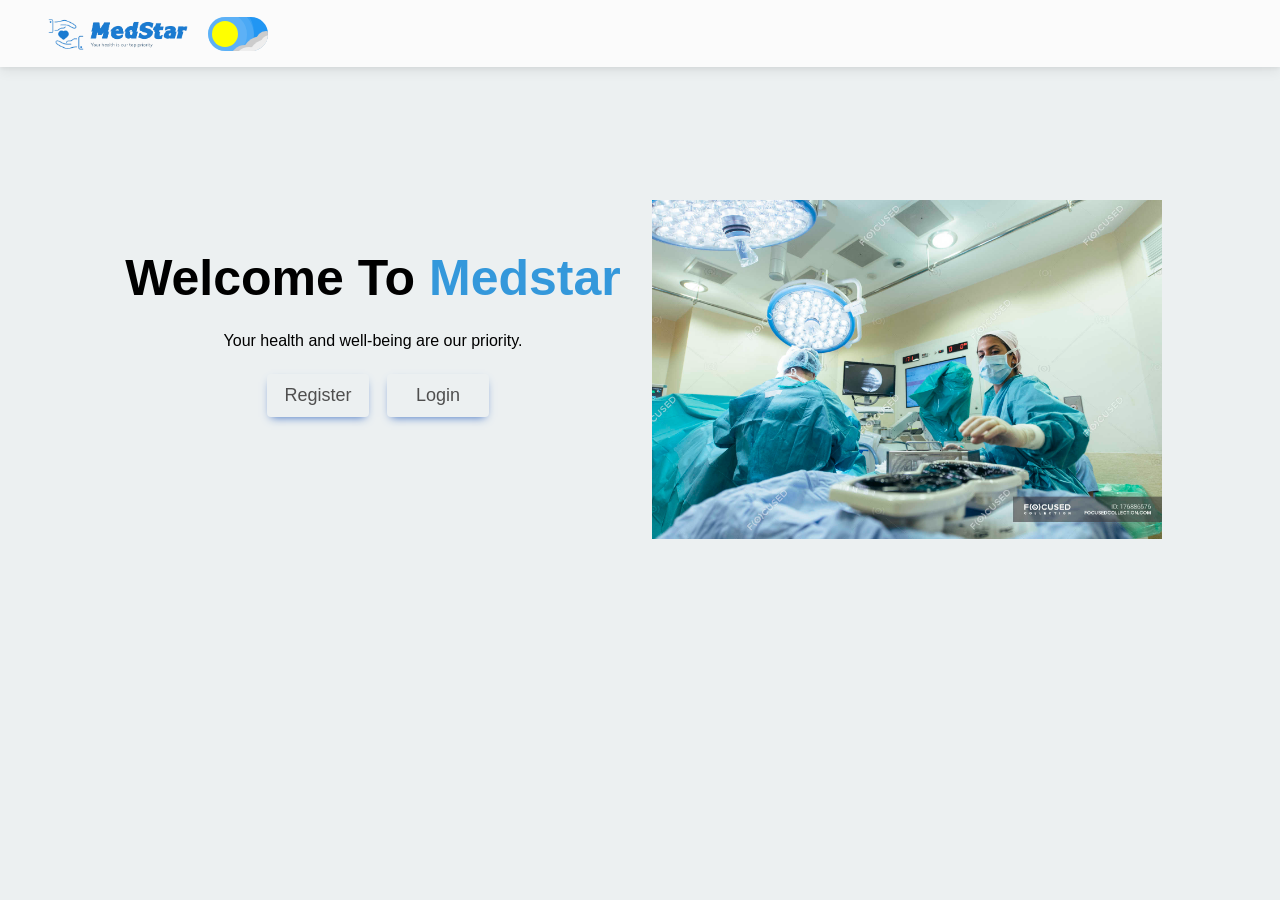
<file: index.html>
<!DOCTYPE html>
<html lang="en">

<head>
  <meta charset="UTF-8">
  <meta name="viewport" content="width=device-width, initial-scale=1.0">
  <title>hospital</title>





  <!-- google fonts -->
  <link rel="preconnect" href="https://fonts.googleapis.com">
  <link rel="preconnect" href="https://fonts.gstatic.com" crossorigin>
  <link href="https://fonts.googleapis.com/css2?family=Playwrite+GB+J+Guides:ital@0;1&display=swap" rel="stylesheet">
  <!-- wow.css -->
  <link rel="stylesheet" href="css/wow.min.css">
  <!-- animate.css -->
  <link rel="stylesheet" href="css/animate.min.css">
  <!-- font awesome .css -->
  <link rel="stylesheet" href="css/all.min.css">
  <!-- bootstrap.css -->
  <link rel="stylesheet" href="css/bootstrap.min.css">
  <!-- mdbootstrap.css -->
  <link rel="stylesheet" href="css/mdb.min.css">
  <!-- style.css -->
  <link rel="stylesheet" href="css/home.css">
  <link rel="stylesheet" href="css/style.css">


</head>

<body>

  <!-- start navbar home section -->

  <nav class="navbar navbar-expand-lg navbar-light bg-light  pl-5 pr-5  navbar_home">


    <a class="navbar-brand" href="#"><img src="img/WhatsApp Image 2026-08-17 at 3.01.12 PM.png" class="img-fluid " width="140px"></a>


      <label class="switch mt-2" >
  <input id="input" type="checkbox"  />
  <div class="slider round">
    <div class="sun-moon">
      <svg id="moon-dot-1" class="moon-dot" viewBox="0 0 100 100">
        <circle cx="50" cy="50" r="50"></circle>
      </svg>
      <svg id="moon-dot-2" class="moon-dot" viewBox="0 0 100 100">
        <circle cx="50" cy="50" r="50"></circle>
      </svg>
      <svg id="moon-dot-3" class="moon-dot" viewBox="0 0 100 100">
        <circle cx="50" cy="50" r="50"></circle>
      </svg>
      <svg id="light-ray-1" class="light-ray" viewBox="0 0 100 100">
        <circle cx="50" cy="50" r="50"></circle>
      </svg>
      <svg id="light-ray-2" class="light-ray" viewBox="0 0 100 100">
        <circle cx="50" cy="50" r="50"></circle>
      </svg>
      <svg id="light-ray-3" class="light-ray" viewBox="0 0 100 100">
        <circle cx="50" cy="50" r="50"></circle>
      </svg>

      <svg id="cloud-1" class="cloud-dark" viewBox="0 0 100 100">
        <circle cx="50" cy="50" r="50"></circle>
      </svg>
      <svg id="cloud-2" class="cloud-dark" viewBox="0 0 100 100">
        <circle cx="50" cy="50" r="50"></circle>
      </svg>
      <svg id="cloud-3" class="cloud-dark" viewBox="0 0 100 100">
        <circle cx="50" cy="50" r="50"></circle>
      </svg>
      <svg id="cloud-4" class="cloud-light" viewBox="0 0 100 100">
        <circle cx="50" cy="50" r="50"></circle>
      </svg>
      <svg id="cloud-5" class="cloud-light" viewBox="0 0 100 100">
        <circle cx="50" cy="50" r="50"></circle>
      </svg>
      <svg id="cloud-6" class="cloud-light" viewBox="0 0 100 100">
        <circle cx="50" cy="50" r="50"></circle>
      </svg>
    </div>
    <div class="stars">
      <svg id="star-1" class="star" viewBox="0 0 20 20">
        <path
          d="M 0 10 C 10 10,10 10 ,0 10 C 10 10 , 10 10 , 10 20 C 10 10 , 10 10 , 20 10 C 10 10 , 10 10 , 10 0 C 10 10,10 10 ,0 10 Z"
        ></path>
      </svg>
      <svg id="star-2" class="star" viewBox="0 0 20 20">
        <path
          d="M 0 10 C 10 10,10 10 ,0 10 C 10 10 , 10 10 , 10 20 C 10 10 , 10 10 , 20 10 C 10 10 , 10 10 , 10 0 C 10 10,10 10 ,0 10 Z"
        ></path>
      </svg>
      <svg id="star-3" class="star" viewBox="0 0 20 20">
        <path
          d="M 0 10 C 10 10,10 10 ,0 10 C 10 10 , 10 10 , 10 20 C 10 10 , 10 10 , 20 10 C 10 10 , 10 10 , 10 0 C 10 10,10 10 ,0 10 Z"
        ></path>
      </svg>
      <svg id="star-4" class="star" viewBox="0 0 20 20">
        <path
          d="M 0 10 C 10 10,10 10 ,0 10 C 10 10 , 10 10 , 10 20 C 10 10 , 10 10 , 20 10 C 10 10 , 10 10 , 10 0 C 10 10,10 10 ,0 10 Z"
        ></path>
      </svg>
    </div>
  </div>
</label>


    



    

    </div>
  </nav>

  <!-- end navbar home section -->


  
<!-- start welcome home section -->

<section class="welcome">
  <div class="container pl-5 pr-5">
    <div class="row">





      <div class="col-md-6 mt-5">
        <div class="d-flex justify-content-center align-items-center flex-column ">

          <h2>Welcome To <span>Medstar</span>  </h2>
          <p>Your health and well-being are our priority.</p>

        </div>

          <div class="d-flex justify-content-center gap-2">

            <a href="Register.html"  class="nav-link btn btn-primary  p-2 mb-3" >Register</a>
              <a href="login.html" class="nav-link btn btn-primary  p-2 mb-3 " >Login</a>
          </div>

         </div>




        <div class="col-md-6">

          <div class="d-flex justify-content-center align-items-center flex-column">
  
            <img src="img/blog-2.jpeg" class="img-fluid">
          </div>
        </div>

        
     
    </div>
  </div>

</section>



<!-- end welcome home section -->






  <!-- wow.js -->
  <script src="js/wow.min.js"></script>
    
    <script>
    new WOW().init();

  </script>

  <!--font awesome.js -->
  <script src="js/all.min.js"></script>

  <!-- jquery.js -->
  <script src="js/jquery.slim.min.js"></script>
  <!-- popper.js -->
  <script src="js/popper.min.js"></script>
  <!-- bootstrap.js -->
  <script src="js/bootstrap.min.js"></script>

  <!-- mdbootstrap.js -->
  <script src="js/mdb.umd.min.js"></script>

  <!-- main.js -->
  <script src="js/home.js"></script>
 



</body>

</html>
</file>
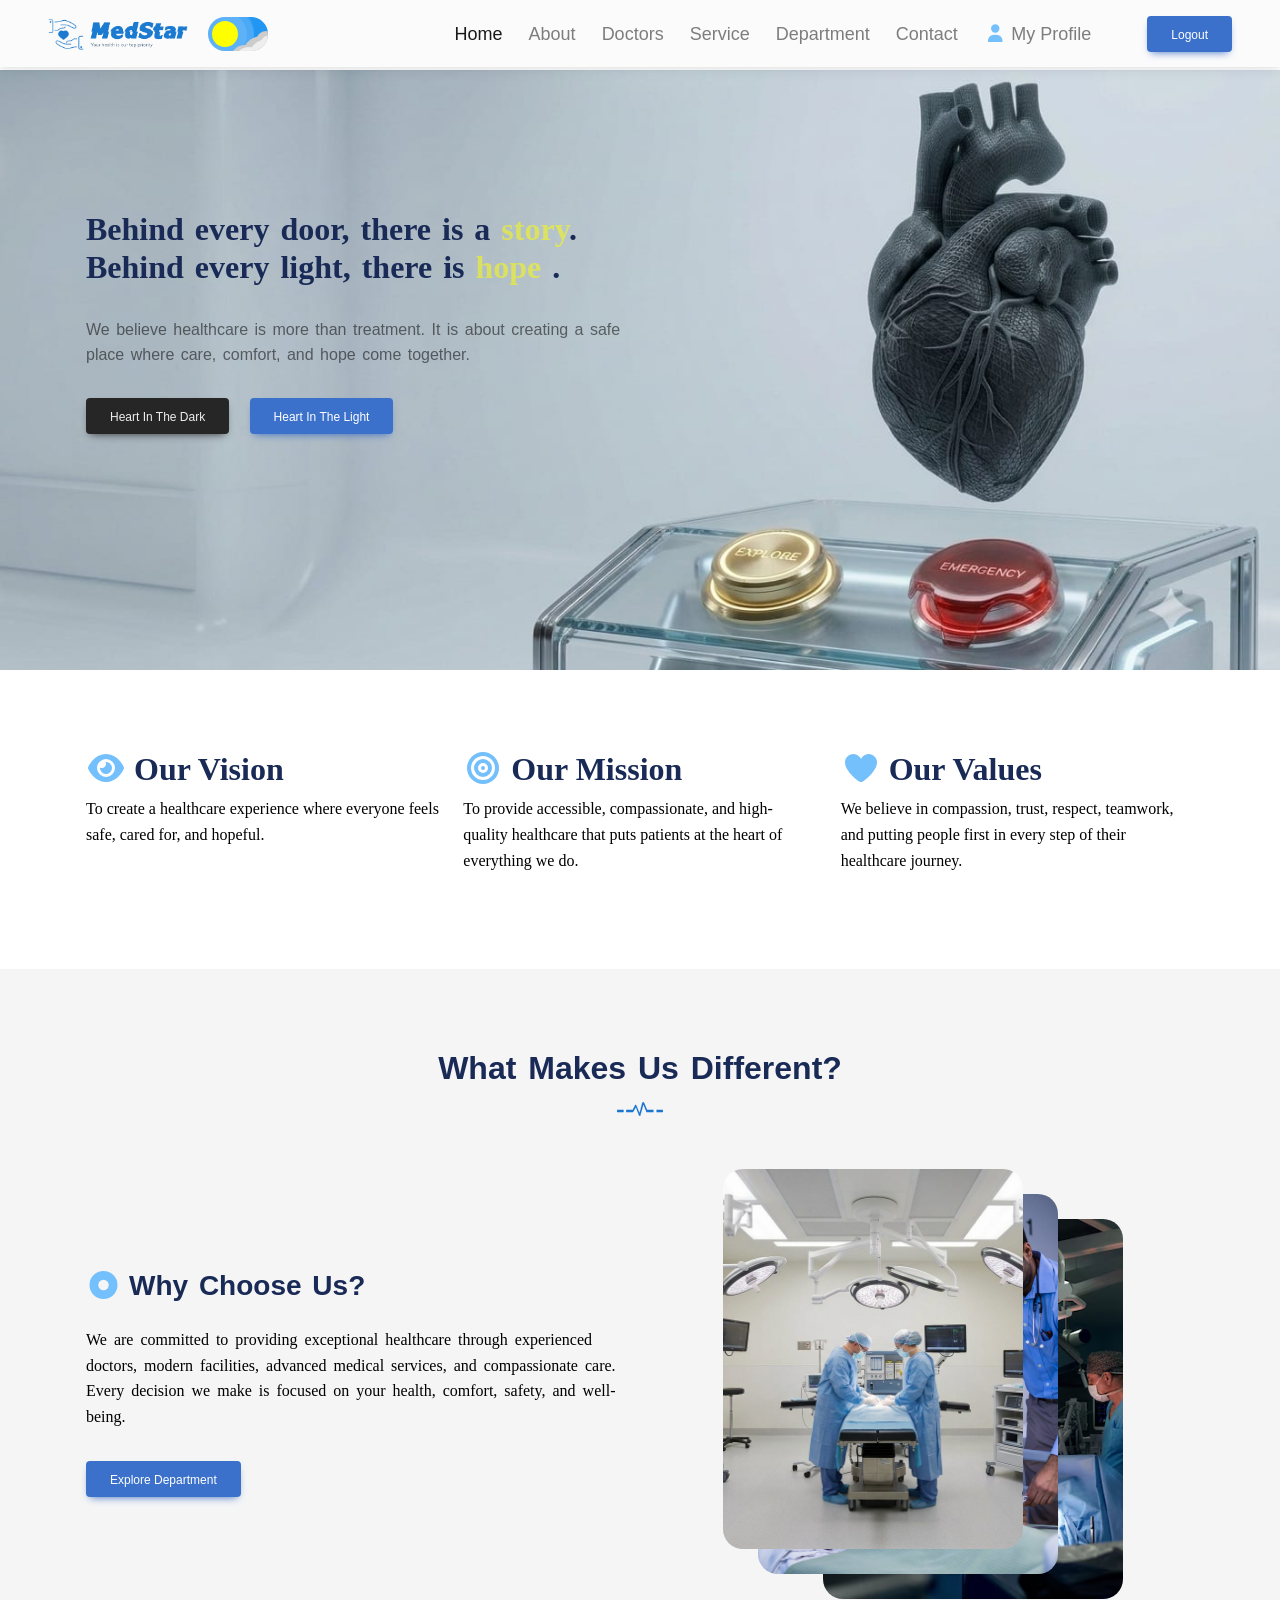
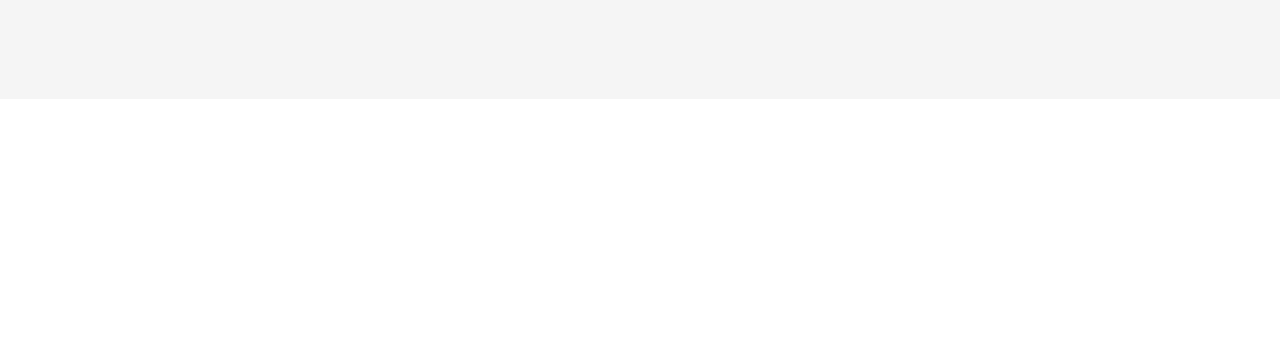
<file: About.html>
<!DOCTYPE html>
<html lang="en">

<head>
    <meta charset="UTF-8">
    <meta name="viewport" content="width=device-width, initial-scale=1.0">
    <title>Document</title>



    <!-- google fonts -->
    <link rel="preconnect" href="https://fonts.googleapis.com">
    <link rel="preconnect" href="https://fonts.gstatic.com" crossorigin>
    <link href="https://fonts.googleapis.com/css2?family=Playwrite+GB+J+Guides:ital@0;1&display=swap" rel="stylesheet">
    <!-- wow.css -->
    <link rel="stylesheet" href="css/wow.min.css">
    <!-- animate.css -->
    <link rel="stylesheet" href="css/animate.min.css">
    <!-- font awesome .css -->
    <link rel="stylesheet" href="css/all.min.css">
    <!-- bootstrap.css -->
    <link rel="stylesheet" href="css/bootstrap.min.css">
    <!-- mdbootstrap.css -->
    <link rel="stylesheet" href="css/mdb.min.css">
    <!-- style.css -->
    <link rel="stylesheet" href="css/home.css">
    <link rel="stylesheet" href="css/about.css">


</head>

<body>



    <!-- start navbar home section -->

    <nav class="navbar navbar-expand-lg navbar-light bg-light  pl-5 pr-5  navbar_home">


        <a class="navbar-brand" href="#"><img src="img/WhatsApp Image 2026-08-17 at 3.01.12 PM.png" class="img-fluid "
                width="140px"></a>


        <label class="switch mt-2">
            <input id="input" type="checkbox" />
            <div class="slider round">
                <div class="sun-moon">
                    <svg id="moon-dot-1" class="moon-dot" viewBox="0 0 100 100">
                        <circle cx="50" cy="50" r="50"></circle>
                    </svg>
                    <svg id="moon-dot-2" class="moon-dot" viewBox="0 0 100 100">
                        <circle cx="50" cy="50" r="50"></circle>
                    </svg>
                    <svg id="moon-dot-3" class="moon-dot" viewBox="0 0 100 100">
                        <circle cx="50" cy="50" r="50"></circle>
                    </svg>
                    <svg id="light-ray-1" class="light-ray" viewBox="0 0 100 100">
                        <circle cx="50" cy="50" r="50"></circle>
                    </svg>
                    <svg id="light-ray-2" class="light-ray" viewBox="0 0 100 100">
                        <circle cx="50" cy="50" r="50"></circle>
                    </svg>
                    <svg id="light-ray-3" class="light-ray" viewBox="0 0 100 100">
                        <circle cx="50" cy="50" r="50"></circle>
                    </svg>

                    <svg id="cloud-1" class="cloud-dark" viewBox="0 0 100 100">
                        <circle cx="50" cy="50" r="50"></circle>
                    </svg>
                    <svg id="cloud-2" class="cloud-dark" viewBox="0 0 100 100">
                        <circle cx="50" cy="50" r="50"></circle>
                    </svg>
                    <svg id="cloud-3" class="cloud-dark" viewBox="0 0 100 100">
                        <circle cx="50" cy="50" r="50"></circle>
                    </svg>
                    <svg id="cloud-4" class="cloud-light" viewBox="0 0 100 100">
                        <circle cx="50" cy="50" r="50"></circle>
                    </svg>
                    <svg id="cloud-5" class="cloud-light" viewBox="0 0 100 100">
                        <circle cx="50" cy="50" r="50"></circle>
                    </svg>
                    <svg id="cloud-6" class="cloud-light" viewBox="0 0 100 100">
                        <circle cx="50" cy="50" r="50"></circle>
                    </svg>
                </div>
                <div class="stars">
                    <svg id="star-1" class="star" viewBox="0 0 20 20">
                        <path
                            d="M 0 10 C 10 10,10 10 ,0 10 C 10 10 , 10 10 , 10 20 C 10 10 , 10 10 , 20 10 C 10 10 , 10 10 , 10 0 C 10 10,10 10 ,0 10 Z">
                        </path>
                    </svg>
                    <svg id="star-2" class="star" viewBox="0 0 20 20">
                        <path
                            d="M 0 10 C 10 10,10 10 ,0 10 C 10 10 , 10 10 , 10 20 C 10 10 , 10 10 , 20 10 C 10 10 , 10 10 , 10 0 C 10 10,10 10 ,0 10 Z">
                        </path>
                    </svg>
                    <svg id="star-3" class="star" viewBox="0 0 20 20">
                        <path
                            d="M 0 10 C 10 10,10 10 ,0 10 C 10 10 , 10 10 , 10 20 C 10 10 , 10 10 , 20 10 C 10 10 , 10 10 , 10 0 C 10 10,10 10 ,0 10 Z">
                        </path>
                    </svg>
                    <svg id="star-4" class="star" viewBox="0 0 20 20">
                        <path
                            d="M 0 10 C 10 10,10 10 ,0 10 C 10 10 , 10 10 , 10 20 C 10 10 , 10 10 , 20 10 C 10 10 , 10 10 , 10 0 C 10 10,10 10 ,0 10 Z">
                        </path>
                    </svg>
                </div>
            </div>
        </label>


        <button class="navbar-toggler" type="button" data-toggle="collapse" data-target="#navbarSupportedContent"
            aria-controls="navbarSupportedContent" aria-expanded="false" aria-label="Toggle navigation">
            <i class="fa-solid fa-bars fa-xl" style="color: rgb(116, 192, 252);"></i>
        </button>



        <div class="collapse navbar-collapse" id="navbarSupportedContent">

            <ul class="navbar-nav ml-auto pr-5">

                <li class="nav-item active">
                    <a href="Home.html" class="nav-link">Home <span class="sr-only">(current)</span></a>
                </li>

                <li class="nav-item">
                    <a class="nav-link" href="About.html">About</a>
                </li>

                <li class="nav-item">
                    <a href="doctors.html" class="nav-link ">Doctors</a>
                </li>

                <li class="nav-item">
                    <a href="services.html" class="nav-link ">Service</a>
                </li>

                <li class="nav-item">
                    <a href="Department.html" class="nav-link ">Department</a>
                </li>

                <li class="nav-item">
                    <a href="Contact.html" class="nav-link ">Contact</a>
                </li>


                <li class="nav-item dropdown">
                    <a class="nav-link " href="#" role="button" data-toggle="dropdown" aria-expanded="false">
                        <i class="fa-solid fa-user" style="color: rgb(116, 192, 252);"></i> My profile
                    </a>
                    <div class="dropdown-menu">


                        <div class="input">
                            <a href="Puplicprofile.html" class="value">
                                <svg data-name="Layer 2" xmlns="http://www.w3.org/2000/svg" viewBox="0 0 16 16">
                                    <path
                                        d="m1.5 13v1a.5.5 0 0 0 .3379.4731 18.9718 18.9718 0 0 0 6.1621 1.0269 18.9629 18.9629 0 0 0 6.1621-1.0269.5.5 0 0 0 .3379-.4731v-1a6.5083 6.5083 0 0 0 -4.461-6.1676 3.5 3.5 0 1 0 -4.078 0 6.5083 6.5083 0 0 0 -4.461 6.1676zm4-9a2.5 2.5 0 1 1 2.5 2.5 2.5026 2.5026 0 0 1 -2.5-2.5zm2.5 3.5a5.5066 5.5066 0 0 1 5.5 5.5v.6392a18.08 18.08 0 0 1 -11 0v-.6392a5.5066 5.5066 0 0 1 5.5-5.5z"
                                        fill="#7D8590"></path>
                                </svg>
                                Public profile
                            </a>



                            <a href="Notification.html" class="value">
                                <svg xmlns="http://www.w3.org/2000/svg" viewBox="0 0 24 25" fill="none">
                                    <path fill-rule="evenodd" fill="#7D8590"
                                        d="m11.9572 4.31201c-3.35401 0-6.00906 2.59741-6.00906 5.67742v3.29037c0 .1986-.05916.3927-.16992.5576l-1.62529 2.4193-.01077.0157c-.18701.2673-.16653.5113-.07001.6868.10031.1825.31959.3528.67282.3528h14.52603c.2546 0 .5013-.1515.6391-.3968.1315-.2343.1117-.4475-.0118-.6093-.0065-.0085-.0129-.0171-.0191-.0258l-1.7269-2.4194c-.121-.1695-.186-.3726-.186-.5809v-3.29037c0-1.54561-.6851-3.023-1.7072-4.00431-1.1617-1.01594-2.6545-1.67311-4.3019-1.67311zm-8.00906 5.67742c0-4.27483 3.64294-7.67742 8.00906-7.67742 2.2055 0 4.1606.88547 5.6378 2.18455.01.00877.0198.01774.0294.02691 1.408 1.34136 2.3419 3.34131 2.3419 5.46596v2.97007l1.5325 2.1471c.6775.8999.6054 1.9859.1552 2.7877-.4464.795-1.3171 1.4177-2.383 1.4177h-14.52603c-2.16218 0-3.55087-2.302-2.24739-4.1777l1.45056-2.1593zm4.05187 11.32257c0-.5523.44772-1 1-1h5.99999c.5523 0 1 .4477 1 1s-.4477 1-1 1h-5.99999c-.55228 0-1-.4477-1-1z"
                                        clip-rule="evenodd"></path>
                                </svg>
                                Notifications
                            </a>
                        </div>

                    </div>
                </li>


            </ul>


            <button class="btn btn-primary">Logout</button>



        </div>
    </nav>

    <!-- end navbar home section -->

    <!-- start heart about section -->

    <section class="heart-about">
        <div class="container pr-3 pl-3">
            <div class="row">
                <div class="col-md-6">

                    <div class="contain">

                        <h2>Behind every door, there is a <span>story</span>.
                            Behind every light, there is<span> hope</span> .</h2>


                        <p>We believe healthcare is more than treatment. It is about creating a safe place where care,
                            comfort, and hope come together.</p>
                        <button class="btn btn-dark mr-3  dark">Heart In The Dark</button>
                        <button class="btn btn-primary  light">Heart In The Light</button>
                    </div>

                </div>
            </div>
        </div>
    </section>

    <!-- end heart about section -->



    <!-- start mission section -->

    <section class="mission-about">
        <div class="container pl-3 pr-3">
            <div class="row">


                <div class="col-md-4">

                    <h2><i class="fa-solid fa-eye mr-2" style="color: rgb(116, 192, 252);"></i>Our Vision</h2>
                    <p>To create a healthcare experience where everyone feels safe, cared for, and hopeful.</p>


                </div>



                <div class="col-md-4">

                    <h2><i class="fa-solid fa-bullseye mr-2 " style="color: rgb(116, 192, 252);"></i>Our Mission</h2>
                    <p>To provide accessible, compassionate, and high-quality healthcare that puts patients at the heart
                        of everything we do.</p>


                </div>


                <div class="col-md-4">

                    <h2><i class="fa-solid fa-heart mr-2" style="color: rgb(116, 192, 252);"></i>Our Values</h2>
                    <p>We believe in compassion, trust, respect, teamwork, and putting people first in every step of
                        their healthcare journey.</p>


                </div>


            </div>
        </div>
    </section>

    <!-- end mission section -->


    <!--  start choose section  -->

    <section class="choose-about">
        <div class="container pr-3 pl-3">


            <div class="row">
                <div class="col-md-12">
                    <div class="text-center">

                        <h2>
                            What Makes Us Different?
                        </h2>

                        <img src="img/section-img.png" class="img-fluid">
                    </div>

                </div>

            </div>






            <div class="row mt-5">


                <div class="col-md-6">
                    <div class="choose">
                        <h3><i class="fa-solid fa-circle-dot mr-2" style="color: rgb(116, 192, 252);"></i>Why Choose Us?
                        </h3>

                        <p class="mt-4">
                            We are committed to providing exceptional healthcare through experienced doctors,
                            modern facilities, advanced medical services, and compassionate care.
                            Every decision we make is focused on your health, comfort, safety, and well-being.
                        </p>

                        <a href="Department.html" class="btn btn-primary mt-3  mb-5">Explore Department</a>
                    </div>

                </div>



                <div class="col-md-6">
                    <div class="image-stack">

                        <img src="img/WhatsApp Image 2026-09-09 at 1.04.03 AM.jpeg" class="stack-img img-one">

                        <img src="img/image_2023_03_10T12_49_13_290Z-1024x682.png" class="stack-img img-two">

                        <img src="img/group-surgeons-doing-surgery-hospital-operating-theater-medical-team-doing-critical-operation_124865-22625.avif"
                            class="stack-img img-three">

                    </div>
                </div>

            </div>






        </div>
    </section>


    <!--  end choose section  -->


    <!-- start info about section -->

    <section class="info-about">
        <div class="container  ">

            <div class="row ">

                <div class="col-lg-3 col-md-6 d-flex mb-4">
                    <i class="fa-solid fa-house-chimney icon-about" style="color: rgb(255, 255, 255);"></i>
                    <div class="ml-3">
                        <h2>3468</h2>
                        <p>Hospital Rooms</p>
                    </div>

                </div>


                <div class="col-lg-3  col-md-6 d-flex  mb-4">
                    <i class="fa-solid fa-user  icon-about" style="color: rgb(255, 255, 255);"></i>
                    <div class="ml-3">
                        <h2>557</h2>
                        <p>Speciallist Doctors</p>
                    </div>

                </div>


                <div class="col-lg-3 col-md-6 d-flex  mb-4">
                    <i class="fa-solid fa-face-smile-beam icon-about" style="color: rgb(255, 255, 255);"></i>
                    <div class="ml-3">
                        <h2>4379</h2>
                        <p>Happy Patients</p>
                    </div>

                </div>


                <div class="col-lg-3 col-md-6 d-flex" mb-4>
                    <i class="fa-solid fa-clipboard-list icon-about" style="color: rgb(255, 255, 255);"></i>
                    <div class="ml-3">
                        <h2>32</h2>
                        <p>Years of Experience</p>
                    </div>

                </div>

            </div>
        </div>

    </section>




    <!-- end info about section -->









































    <!-- wow.js -->
    <script src="js/wow.min.js"></script>
    <script>

        new WOW().init();

    </script>

    <!--font awesome.js -->
    <script src="js/all.min.js"></script>

    <!-- jquery.js -->
    <script src="js/jquery.slim.min.js"></script>
    <!-- popper.js -->
    <script src="js/popper.min.js"></script>
    <!-- bootstrap.js -->
    <script src="js/bootstrap.min.js"></script>

    <!-- mdbootstrap.js -->
    <script src="js/mdb.umd.min.js"></script>

    <!-- main.js -->
    <script src="js/home.js"></script>
    <script src="js/about.js"></script>

</body>

</html>
</file>
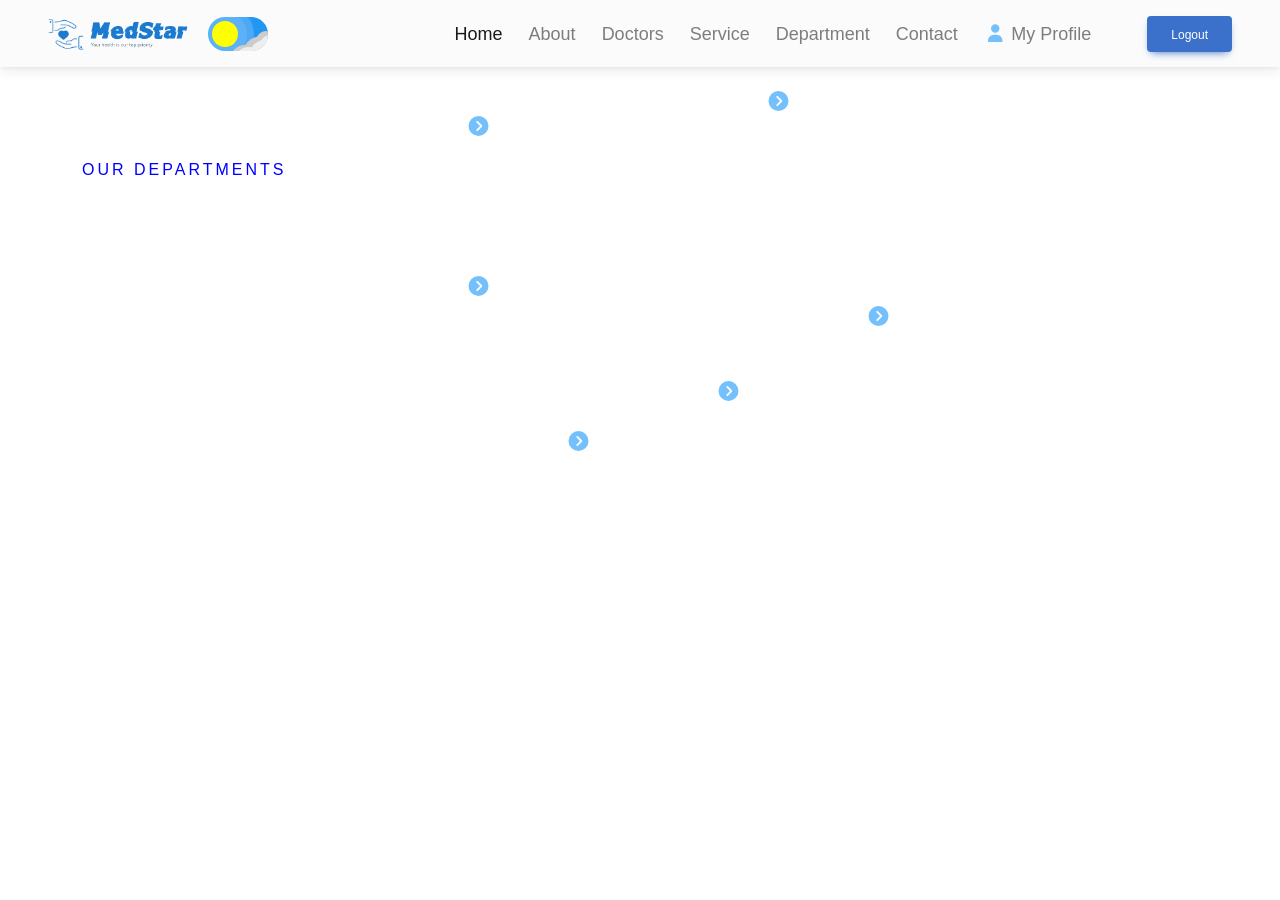
<file: Department.html>
<!DOCTYPE html>
<html lang="en">

<head>
    <meta charset="UTF-8">
    <meta name="viewport" content="width=device-width, initial-scale=1.0">
    <title>Document</title>


    <!-- google fonts -->
    <link rel="preconnect" href="https://fonts.googleapis.com">
    <link rel="preconnect" href="https://fonts.gstatic.com" crossorigin>
    <link href="https://fonts.googleapis.com/css2?family=Playwrite+GB+J+Guides:ital@0;1&display=swap" rel="stylesheet">
    <!-- wow.css -->
    <link rel="stylesheet" href="css/wow.min.css">
    <!-- animate.css -->
    <link rel="stylesheet" href="css/animate.min.css">
    <!-- font awesome .css -->
    <link rel="stylesheet" href="css/all.min.css">
    <!-- bootstrap.css -->
    <link rel="stylesheet" href="css/bootstrap.min.css">
    <!-- mdbootstrap.css -->
    <link rel="stylesheet" href="css/mdb.min.css">
    <!-- style.css -->
    <link rel="stylesheet" href="css/home.css">
    <link rel="stylesheet" href="css/Department.css">
</head>

<body>


    <!-- start navbar home section -->

    <nav class="navbar navbar-expand-lg navbar-light bg-light  pl-5 pr-5  navbar_home">


        <a class="navbar-brand" href="#"><img src="img/WhatsApp Image 2026-08-17 at 3.01.12 PM.png" class="img-fluid "
                width="140px"></a>


        <label class="switch mt-2">
            <input id="input" type="checkbox" />
            <div class="slider round">
                <div class="sun-moon">
                    <svg id="moon-dot-1" class="moon-dot" viewBox="0 0 100 100">
                        <circle cx="50" cy="50" r="50"></circle>
                    </svg>
                    <svg id="moon-dot-2" class="moon-dot" viewBox="0 0 100 100">
                        <circle cx="50" cy="50" r="50"></circle>
                    </svg>
                    <svg id="moon-dot-3" class="moon-dot" viewBox="0 0 100 100">
                        <circle cx="50" cy="50" r="50"></circle>
                    </svg>
                    <svg id="light-ray-1" class="light-ray" viewBox="0 0 100 100">
                        <circle cx="50" cy="50" r="50"></circle>
                    </svg>
                    <svg id="light-ray-2" class="light-ray" viewBox="0 0 100 100">
                        <circle cx="50" cy="50" r="50"></circle>
                    </svg>
                    <svg id="light-ray-3" class="light-ray" viewBox="0 0 100 100">
                        <circle cx="50" cy="50" r="50"></circle>
                    </svg>

                    <svg id="cloud-1" class="cloud-dark" viewBox="0 0 100 100">
                        <circle cx="50" cy="50" r="50"></circle>
                    </svg>
                    <svg id="cloud-2" class="cloud-dark" viewBox="0 0 100 100">
                        <circle cx="50" cy="50" r="50"></circle>
                    </svg>
                    <svg id="cloud-3" class="cloud-dark" viewBox="0 0 100 100">
                        <circle cx="50" cy="50" r="50"></circle>
                    </svg>
                    <svg id="cloud-4" class="cloud-light" viewBox="0 0 100 100">
                        <circle cx="50" cy="50" r="50"></circle>
                    </svg>
                    <svg id="cloud-5" class="cloud-light" viewBox="0 0 100 100">
                        <circle cx="50" cy="50" r="50"></circle>
                    </svg>
                    <svg id="cloud-6" class="cloud-light" viewBox="0 0 100 100">
                        <circle cx="50" cy="50" r="50"></circle>
                    </svg>
                </div>
                <div class="stars">
                    <svg id="star-1" class="star" viewBox="0 0 20 20">
                        <path
                            d="M 0 10 C 10 10,10 10 ,0 10 C 10 10 , 10 10 , 10 20 C 10 10 , 10 10 , 20 10 C 10 10 , 10 10 , 10 0 C 10 10,10 10 ,0 10 Z">
                        </path>
                    </svg>
                    <svg id="star-2" class="star" viewBox="0 0 20 20">
                        <path
                            d="M 0 10 C 10 10,10 10 ,0 10 C 10 10 , 10 10 , 10 20 C 10 10 , 10 10 , 20 10 C 10 10 , 10 10 , 10 0 C 10 10,10 10 ,0 10 Z">
                        </path>
                    </svg>
                    <svg id="star-3" class="star" viewBox="0 0 20 20">
                        <path
                            d="M 0 10 C 10 10,10 10 ,0 10 C 10 10 , 10 10 , 10 20 C 10 10 , 10 10 , 20 10 C 10 10 , 10 10 , 10 0 C 10 10,10 10 ,0 10 Z">
                        </path>
                    </svg>
                    <svg id="star-4" class="star" viewBox="0 0 20 20">
                        <path
                            d="M 0 10 C 10 10,10 10 ,0 10 C 10 10 , 10 10 , 10 20 C 10 10 , 10 10 , 20 10 C 10 10 , 10 10 , 10 0 C 10 10,10 10 ,0 10 Z">
                        </path>
                    </svg>
                </div>
            </div>
        </label>


        <button class="navbar-toggler" type="button" data-toggle="collapse" data-target="#navbarSupportedContent"
            aria-controls="navbarSupportedContent" aria-expanded="false" aria-label="Toggle navigation">
            <i class="fa-solid fa-bars fa-xl" style="color: rgb(116, 192, 252);"></i>
        </button>



        <div class="collapse navbar-collapse" id="navbarSupportedContent">

            <ul class="navbar-nav ml-auto pr-5">

                <li class="nav-item active">
                    <a href="Home.html" class="nav-link">Home <span class="sr-only">(current)</span></a>
                </li>

                <li class="nav-item">
                    <a class="nav-link" href="About.html">About</a>
                </li>

                <li class="nav-item">
                    <a href="doctors.html" class="nav-link ">Doctors</a>
                </li>

                <li class="nav-item">
                    <a href="services.html" class="nav-link ">Service</a>
                </li>

                <li class="nav-item">
                    <a  href="Department.html" class="nav-link ">Department</a>
                </li>

                <li class="nav-item">
                    <a href="Contact.html" class="nav-link ">Contact</a>
                </li>


                <li class="nav-item dropdown">
                    <a class="nav-link " href="#" role="button" data-toggle="dropdown" aria-expanded="false">
                        <i class="fa-solid fa-user" style="color: rgb(116, 192, 252);"></i> My profile
                    </a>
                    <div class="dropdown-menu">


                        <div class="input">
                            <a href="Puplicprofile.html" class="value">
                                <svg data-name="Layer 2" xmlns="http://www.w3.org/2000/svg" viewBox="0 0 16 16">
                                    <path
                                        d="m1.5 13v1a.5.5 0 0 0 .3379.4731 18.9718 18.9718 0 0 0 6.1621 1.0269 18.9629 18.9629 0 0 0 6.1621-1.0269.5.5 0 0 0 .3379-.4731v-1a6.5083 6.5083 0 0 0 -4.461-6.1676 3.5 3.5 0 1 0 -4.078 0 6.5083 6.5083 0 0 0 -4.461 6.1676zm4-9a2.5 2.5 0 1 1 2.5 2.5 2.5026 2.5026 0 0 1 -2.5-2.5zm2.5 3.5a5.5066 5.5066 0 0 1 5.5 5.5v.6392a18.08 18.08 0 0 1 -11 0v-.6392a5.5066 5.5066 0 0 1 5.5-5.5z"
                                        fill="#7D8590"></path>
                                </svg>
                                Public profile
                            </a>



                            <a href="Notification.html" class="value">
                                <svg xmlns="http://www.w3.org/2000/svg" viewBox="0 0 24 25" fill="none">
                                    <path fill-rule="evenodd" fill="#7D8590"
                                        d="m11.9572 4.31201c-3.35401 0-6.00906 2.59741-6.00906 5.67742v3.29037c0 .1986-.05916.3927-.16992.5576l-1.62529 2.4193-.01077.0157c-.18701.2673-.16653.5113-.07001.6868.10031.1825.31959.3528.67282.3528h14.52603c.2546 0 .5013-.1515.6391-.3968.1315-.2343.1117-.4475-.0118-.6093-.0065-.0085-.0129-.0171-.0191-.0258l-1.7269-2.4194c-.121-.1695-.186-.3726-.186-.5809v-3.29037c0-1.54561-.6851-3.023-1.7072-4.00431-1.1617-1.01594-2.6545-1.67311-4.3019-1.67311zm-8.00906 5.67742c0-4.27483 3.64294-7.67742 8.00906-7.67742 2.2055 0 4.1606.88547 5.6378 2.18455.01.00877.0198.01774.0294.02691 1.408 1.34136 2.3419 3.34131 2.3419 5.46596v2.97007l1.5325 2.1471c.6775.8999.6054 1.9859.1552 2.7877-.4464.795-1.3171 1.4177-2.383 1.4177h-14.52603c-2.16218 0-3.55087-2.302-2.24739-4.1777l1.45056-2.1593zm4.05187 11.32257c0-.5523.44772-1 1-1h5.99999c.5523 0 1 .4477 1 1s-.4477 1-1 1h-5.99999c-.55228 0-1-.4477-1-1z"
                                        clip-rule="evenodd"></path>
                                </svg>
                                Notifications
                            </a>
                        </div>

                    </div>
                </li>


            </ul>


            <button class="btn btn-primary">Logout</button>



        </div>
    </nav>

    <!-- end navbar home section -->


    <!-- start department section -->

    <section class="department">
        <div class="container">
            <div class="row">


                <div class="col-md-4">
                    <div class="one">
                        <h6>OUR DEPARTMENTS</h6>
                        <h2>Specialized Care,<br>All in One Place</h2>
                        <p>We offer a wide range of medical departments with advance technology and a team ofhighly<br> 
                            qualified speciallists. </p>
                    </div>



                </div>



                <div class="col-md-4">

                    <div class="title">

                        <div class="department-item">

                            <h5> <i class="fa-solid fa-circle-chevron-right" style="color: rgb(116, 192, 252);"></i>Cardiology</h5>

                            <div class="description">
                                <h4><i class="fa-solid fa-heart-pulse" style="color: #130f40;"></i> Cardiology</h4>
                                <p>
                                    Heart care and treatment for cardiovascular diseases.
                                </p>
                            </div>

                        </div>


                        <div class="department-item">

                            <h5><i class="fa-solid fa-circle-chevron-right" style="color: rgb(116, 192, 252);"></i> Neurology</h5>

                            <div class="description">
                                <h4><i class="fa-solid fa-brain" style="color:#130f40 ;"></i> Neurology</h4>
                                <p>
                                    Specialized care for brain and nervous system disorders.
                                </p>
                            </div>

                        </div>


                        <div class="department-item">

                            <h5><i class="fa-solid fa-circle-chevron-right" style="color: rgb(116, 192, 252);"></i> Pediatrics</h5>

                            <div class="description">
                                <h4><i class="fa-solid fa-child" style="color: #130f40 ;"></i> Pediatrics</h4>
                                <p>
                                    Complete healthcare and treatment for children.
                                </p>
                            </div>

                        </div>


                        <div class="department-item">

                            <h5><i class="fa-solid fa-circle-chevron-right" style="color: rgb(116, 192, 252);"></i> Orthopedics</h5>

                            <div class="description">
                                <h4><i class="fa-solid fa-bone" style="color: #130f40;"></i> Orthopedics</h4>
                                <p>
                                    Care for bones, joints, and muscles.
                                </p>
                            </div>

                        </div>


                        <div class="department-item">

                            <h5><i class="fa-solid fa-circle-chevron-right" style="color: rgb(116, 192, 252);"></i> Dermatology</h5>

                            <div class="description">
                                <h4><i class="fa-solid fa-pump-soap" style="color: #130f40;"></i> Dermatology</h4>
                                <p>
                                    Expert care for skin, hair, and nail conditions.
                                </p>
                            </div>

                        </div>


                        <div class="department-item">

                            <h5><i class="fa-solid fa-circle-chevron-right" style="color: rgb(116, 192, 252);"></i> Emergency</h5>

                            <div class="description">
                                <h4><i class="fa-solid fa-truck-medical" style="color: #130f40;"></i> Emergency</h4>
                                <p>
                                    Fast care for urgent medical conditions.
                                </p>
                            </div>

                        </div>

                    </div>

                </div>

            </div>
        </div>

    </section>




    <!-- end department section -->




















    <!-- wow.js -->
    <script src="js/wow.min.js"></script>
    <script>

        new WOW().init();

    </script>

    <!--font awesome.js -->
    <script src="js/all.min.js"></script>

    <!-- jquery.js -->
    <script src="js/jquery.slim.min.js"></script>
    <!-- popper.js -->
    <script src="js/popper.min.js"></script>
    <!-- bootstrap.js -->
    <script src="js/bootstrap.min.js"></script>

    <!-- mdbootstrap.js -->
    <script src="js/mdb.umd.min.js"></script>

    <!-- main.js -->
    <script src="js/home.js"></script>
    <!-- <script src="js/contact.js"></script> -->
</body>

</html>
</file>
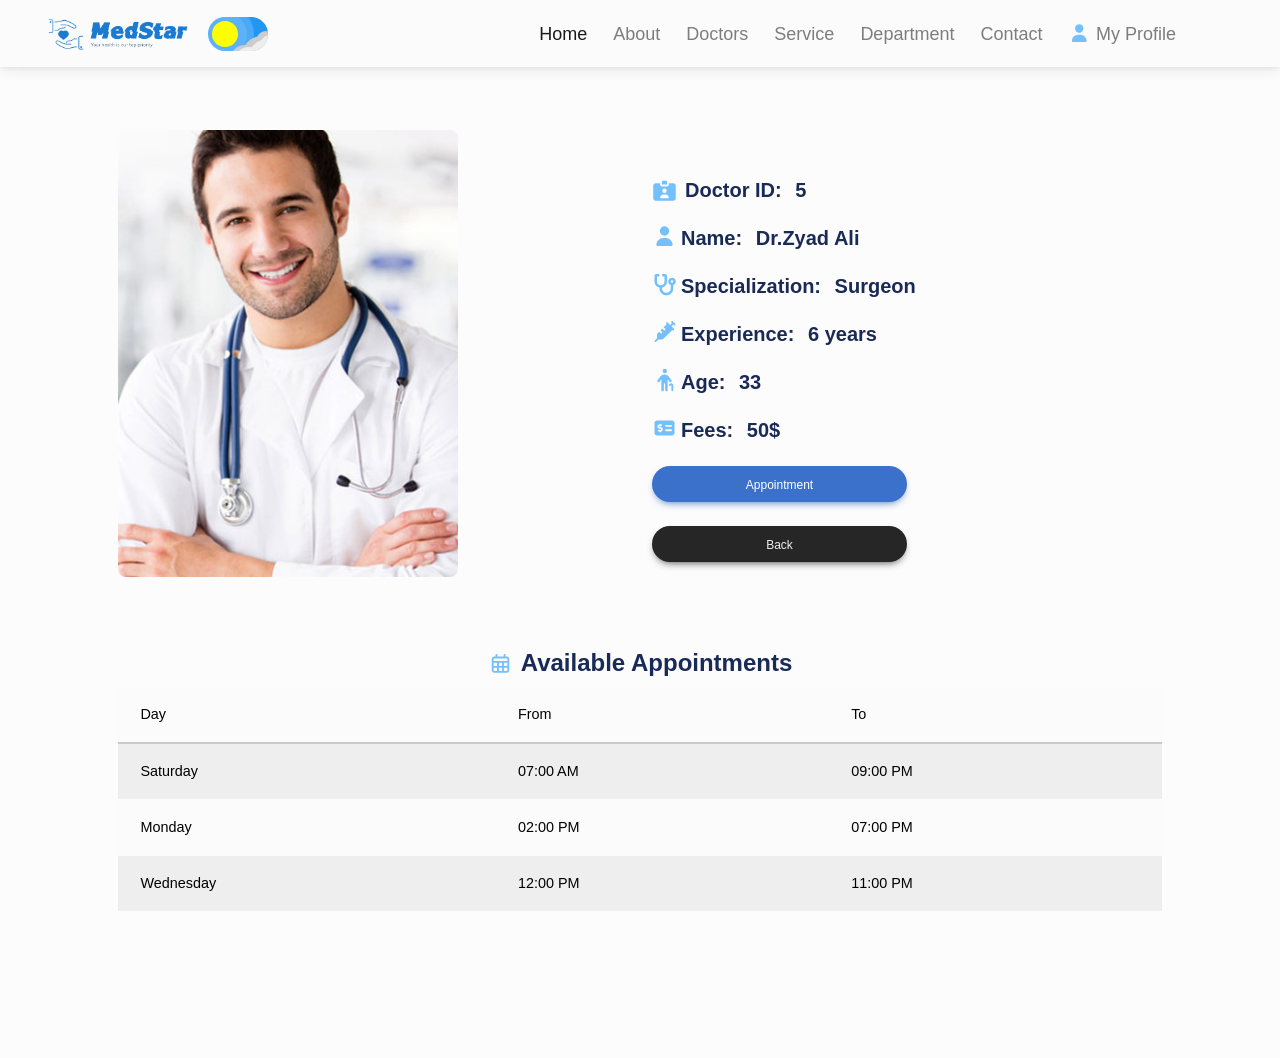
<file: details.html>
<!DOCTYPE html>
<html lang="en">

<head>
    <meta charset="UTF-8">
    <meta name="viewport" content="width=device-width, initial-scale=1.0">
    <title>Document</title>


    <!-- google fonts -->
    <link rel="preconnect" href="https://fonts.googleapis.com">
    <link rel="preconnect" href="https://fonts.gstatic.com" crossorigin>
    <link href="https://fonts.googleapis.com/css2?family=Playwrite+GB+J+Guides:ital@0;1&display=swap" rel="stylesheet">
    <!-- wow.css -->
    <link rel="stylesheet" href="css/wow.min.css">
    <!-- animate.css -->
    <link rel="stylesheet" href="css/animate.min.css">
    <!-- font awesome .css -->
    <link rel="stylesheet" href="css/all.min.css">
    <!-- bootstrap.css -->
    <link rel="stylesheet" href="css/bootstrap.min.css">
    <!-- mdbootstrap.css -->
    <link rel="stylesheet" href="css/mdb.min.css">
    <!-- style.css -->
    <link rel="stylesheet" href="css/home.css">
    <link rel="stylesheet" href="css/details.css">



</head>

<body>



    <!-- start navbar home section -->

    <nav class="navbar navbar-expand-lg navbar-light bg-light  pl-5 pr-5  navbar_home">


        <a class="navbar-brand" href="#"><img src="img/WhatsApp Image 2026-08-17 at 3.01.12 PM.png" class="img-fluid "
                width="140px"></a>


        <label class="switch mt-2">
            <input id="input" type="checkbox" />
            <div class="slider round">
                <div class="sun-moon">
                    <svg id="moon-dot-1" class="moon-dot" viewBox="0 0 100 100">
                        <circle cx="50" cy="50" r="50"></circle>
                    </svg>
                    <svg id="moon-dot-2" class="moon-dot" viewBox="0 0 100 100">
                        <circle cx="50" cy="50" r="50"></circle>
                    </svg>
                    <svg id="moon-dot-3" class="moon-dot" viewBox="0 0 100 100">
                        <circle cx="50" cy="50" r="50"></circle>
                    </svg>
                    <svg id="light-ray-1" class="light-ray" viewBox="0 0 100 100">
                        <circle cx="50" cy="50" r="50"></circle>
                    </svg>
                    <svg id="light-ray-2" class="light-ray" viewBox="0 0 100 100">
                        <circle cx="50" cy="50" r="50"></circle>
                    </svg>
                    <svg id="light-ray-3" class="light-ray" viewBox="0 0 100 100">
                        <circle cx="50" cy="50" r="50"></circle>
                    </svg>

                    <svg id="cloud-1" class="cloud-dark" viewBox="0 0 100 100">
                        <circle cx="50" cy="50" r="50"></circle>
                    </svg>
                    <svg id="cloud-2" class="cloud-dark" viewBox="0 0 100 100">
                        <circle cx="50" cy="50" r="50"></circle>
                    </svg>
                    <svg id="cloud-3" class="cloud-dark" viewBox="0 0 100 100">
                        <circle cx="50" cy="50" r="50"></circle>
                    </svg>
                    <svg id="cloud-4" class="cloud-light" viewBox="0 0 100 100">
                        <circle cx="50" cy="50" r="50"></circle>
                    </svg>
                    <svg id="cloud-5" class="cloud-light" viewBox="0 0 100 100">
                        <circle cx="50" cy="50" r="50"></circle>
                    </svg>
                    <svg id="cloud-6" class="cloud-light" viewBox="0 0 100 100">
                        <circle cx="50" cy="50" r="50"></circle>
                    </svg>
                </div>
                <div class="stars">
                    <svg id="star-1" class="star" viewBox="0 0 20 20">
                        <path
                            d="M 0 10 C 10 10,10 10 ,0 10 C 10 10 , 10 10 , 10 20 C 10 10 , 10 10 , 20 10 C 10 10 , 10 10 , 10 0 C 10 10,10 10 ,0 10 Z">
                        </path>
                    </svg>
                    <svg id="star-2" class="star" viewBox="0 0 20 20">
                        <path
                            d="M 0 10 C 10 10,10 10 ,0 10 C 10 10 , 10 10 , 10 20 C 10 10 , 10 10 , 20 10 C 10 10 , 10 10 , 10 0 C 10 10,10 10 ,0 10 Z">
                        </path>
                    </svg>
                    <svg id="star-3" class="star" viewBox="0 0 20 20">
                        <path
                            d="M 0 10 C 10 10,10 10 ,0 10 C 10 10 , 10 10 , 10 20 C 10 10 , 10 10 , 20 10 C 10 10 , 10 10 , 10 0 C 10 10,10 10 ,0 10 Z">
                        </path>
                    </svg>
                    <svg id="star-4" class="star" viewBox="0 0 20 20">
                        <path
                            d="M 0 10 C 10 10,10 10 ,0 10 C 10 10 , 10 10 , 10 20 C 10 10 , 10 10 , 20 10 C 10 10 , 10 10 , 10 0 C 10 10,10 10 ,0 10 Z">
                        </path>
                    </svg>
                </div>
            </div>
        </label>


        <button class="navbar-toggler" type="button" data-toggle="collapse" data-target="#navbarSupportedContent"
            aria-controls="navbarSupportedContent" aria-expanded="false" aria-label="Toggle navigation">
            <i class="fa-solid fa-bars fa-xl" style="color: rgb(116, 192, 252);"></i>
        </button>



        <div class="collapse navbar-collapse" id="navbarSupportedContent">

            <ul class="navbar-nav ml-auto pr-5">

                <li class="nav-item active">
                    <a href="index.html" class="nav-link">Home <span class="sr-only">(current)</span></a>
                </li>

                <li class="nav-item">
                    <a class="nav-link" href="#">About</a>
                </li>

                <li class="nav-item">
                    <a href="doctors.html" class="nav-link ">Doctors</a>
                </li>

                <li class="nav-item">
                    <a class="nav-link ">Service</a>
                </li>

                <li class="nav-item">
                    <a class="nav-link ">Department</a>
                </li>

                <li class="nav-item">
                    <a  href="Contact.html" class="nav-link ">Contact</a>
                </li>


                <li class="nav-item dropdown">
                    <a class="nav-link " href="#" role="button" data-toggle="dropdown" aria-expanded="false">
                        <i class="fa-solid fa-user" style="color: rgb(116, 192, 252);"></i> My profile
                    </a>
                    <div class="dropdown-menu">


                        <div class="input">
                            <a href="Puplicprofile.html" class="value">
                                <svg data-name="Layer 2" xmlns="http://www.w3.org/2000/svg" viewBox="0 0 16 16">
                                    <path
                                        d="m1.5 13v1a.5.5 0 0 0 .3379.4731 18.9718 18.9718 0 0 0 6.1621 1.0269 18.9629 18.9629 0 0 0 6.1621-1.0269.5.5 0 0 0 .3379-.4731v-1a6.5083 6.5083 0 0 0 -4.461-6.1676 3.5 3.5 0 1 0 -4.078 0 6.5083 6.5083 0 0 0 -4.461 6.1676zm4-9a2.5 2.5 0 1 1 2.5 2.5 2.5026 2.5026 0 0 1 -2.5-2.5zm2.5 3.5a5.5066 5.5066 0 0 1 5.5 5.5v.6392a18.08 18.08 0 0 1 -11 0v-.6392a5.5066 5.5066 0 0 1 5.5-5.5z"
                                        fill="#7D8590"></path>
                                </svg>
                                Public profile
                            </a>
                       
                       
                         
                            <a href="Notification.html" class="value">
                                <svg xmlns="http://www.w3.org/2000/svg" viewBox="0 0 24 25" fill="none">
                                    <path fill-rule="evenodd" fill="#7D8590"
                                        d="m11.9572 4.31201c-3.35401 0-6.00906 2.59741-6.00906 5.67742v3.29037c0 .1986-.05916.3927-.16992.5576l-1.62529 2.4193-.01077.0157c-.18701.2673-.16653.5113-.07001.6868.10031.1825.31959.3528.67282.3528h14.52603c.2546 0 .5013-.1515.6391-.3968.1315-.2343.1117-.4475-.0118-.6093-.0065-.0085-.0129-.0171-.0191-.0258l-1.7269-2.4194c-.121-.1695-.186-.3726-.186-.5809v-3.29037c0-1.54561-.6851-3.023-1.7072-4.00431-1.1617-1.01594-2.6545-1.67311-4.3019-1.67311zm-8.00906 5.67742c0-4.27483 3.64294-7.67742 8.00906-7.67742 2.2055 0 4.1606.88547 5.6378 2.18455.01.00877.0198.01774.0294.02691 1.408 1.34136 2.3419 3.34131 2.3419 5.46596v2.97007l1.5325 2.1471c.6775.8999.6054 1.9859.1552 2.7877-.4464.795-1.3171 1.4177-2.383 1.4177h-14.52603c-2.16218 0-3.55087-2.302-2.24739-4.1777l1.45056-2.1593zm4.05187 11.32257c0-.5523.44772-1 1-1h5.99999c.5523 0 1 .4477 1 1s-.4477 1-1 1h-5.99999c-.55228 0-1-.4477-1-1z"
                                        clip-rule="evenodd"></path>
                                </svg>
                                Notifications
                            </a>
                        </div>

                    </div>
                </li>




            </ul>

        </div>
    </nav>

    <!-- end navbar home section -->


    <section class="details-home">
        <div class="container pl-5 pr-5">



            <div class="row">




                <div class="col-md-6 ">
                    <img src="img/doctor-1.jpg" class="img-fluid mb-4  rounded-5">

                </div>




                <div class="col-md-6 ">




                    <div
                        class="doctor-info d-flex flex-column align-items-start justify-content-center text-center mt-5">


                        <div class="d-flex">

                            <i class="fa-solid fa-id-card-clip fa-lg mt-1 mr-2" style="color: rgb(116, 192, 252);"></i>
                            <h5 class="mb-4">Doctor ID: <span class="doctor-id  ml-2">5</span></h5>

                        </div>


                        <div class="d-flex">

                            <i class="fa-solid fa-user fa-lg mr-1" style="color: rgb(116, 192, 252);"></i>
                            <h5 class="mb-4">Name: <span class="doctor-Name  ml-2">Dr.Zyad Ali</span></h5>

                        </div>

                        <div class="d-flex">

                            <i class="fa-solid fa-stethoscope fa-lg mr-1" style="color: rgb(116, 192, 252);"></i>
                            <h5 class="mb-4">Specialization: <span class="doctor-specialization ml-2">Surgeon</span>
                            </h5>

                        </div>

                        <div class="d-flex">

                            <i class="fa-solid fa-syringe fa-lg mr-1" style="color: rgb(116, 192, 252);"></i>
                            <h5 class="mb-4">Experience: <span class="doctor-experience ml-2">6 years</span></h5>
                        </div>


                        <div class="d-flex">

                            <i class="fa-solid fa-person-cane fa-lg mr-1" style="color: rgb(116, 192, 252);"></i>
                            <h5 class="mb-4">Age: <span class="doctor-age ml-2">33</span></h5>

                        </div>

                        <div class="d-flex">

                            <i class="fa-solid fa-money-check-dollar fa-lg mr-1" style="color: rgb(116, 192, 252);"></i>
                            <h5 class="mb-4">Fees: <span class="doctor-fees ml-2">50$</span></h5>

                        </div>


                        <a href=`appointment.html?id=${doctor.id}` class="btn btn-primary rounded-pill">
                            Appointment
                        </a>

                        <a href="doctors.html" class="btn btn-dark rounded-pill mt-4">
                            Back
                        </a>


                    </div>




                </div>





            </div>






            <div class="row mt-5">
                <div class="col-md-12">


                    <div class=" d-flex  align-items-center justify-content-center ">

                        <i class="fa-regular fa-calendar-days fa-lg mb-2 mr-2" style="color: rgb(116, 192, 252);"></i>
                        <h4>Available Appointments</h4>

                    </div>


                    <table class="table table-striped table-light ">

                        <thead>
                            <tr>
                                <th scope="col">Day</th>
                                <th scope="col">From</th>
                                <th scope="col">To</th>
                               
                            </tr>
                        </thead>
                        <tbody>
                            <tr>
                                
                                <td>Saturday</td>
                                <td>07:00 AM</td>
                                <td>09:00 PM</td>
                                
                            </tr>
                            <tr>
                               
                                <td>Monday</td>
                                <td>02:00 PM</td>
                                <td>07:00 PM</td>
                              

                            </tr>
                            <tr>
                                
                                <td>Wednesday</td>
                                <td>12:00 PM</td>
                                <td>11:00 PM</td>
                                
                            </tr>
                        </tbody>
                    </table>

                </div>

            </div>


        </div>

    </section>











    <!-- wow.js -->
    <script src="js/wow.min.js"></script>
    <script>

        new WOW().init();

    </script>

    <!--font awesome.js -->
    <script src="js/all.min.js"></script>

    <!-- jquery.js -->
    <script src="js/jquery.slim.min.js"></script>
    <!-- popper.js -->
    <script src="js/popper.min.js"></script>
    <!-- bootstrap.js -->
    <script src="js/bootstrap.min.js"></script>

    <!-- mdbootstrap.js -->
    <script src="js/mdb.umd.min.js"></script>

    <!-- main.js -->
    <script src="js/home.js"></script>
    <script src="js/details.js"></script>


</body>

</html>
</file>
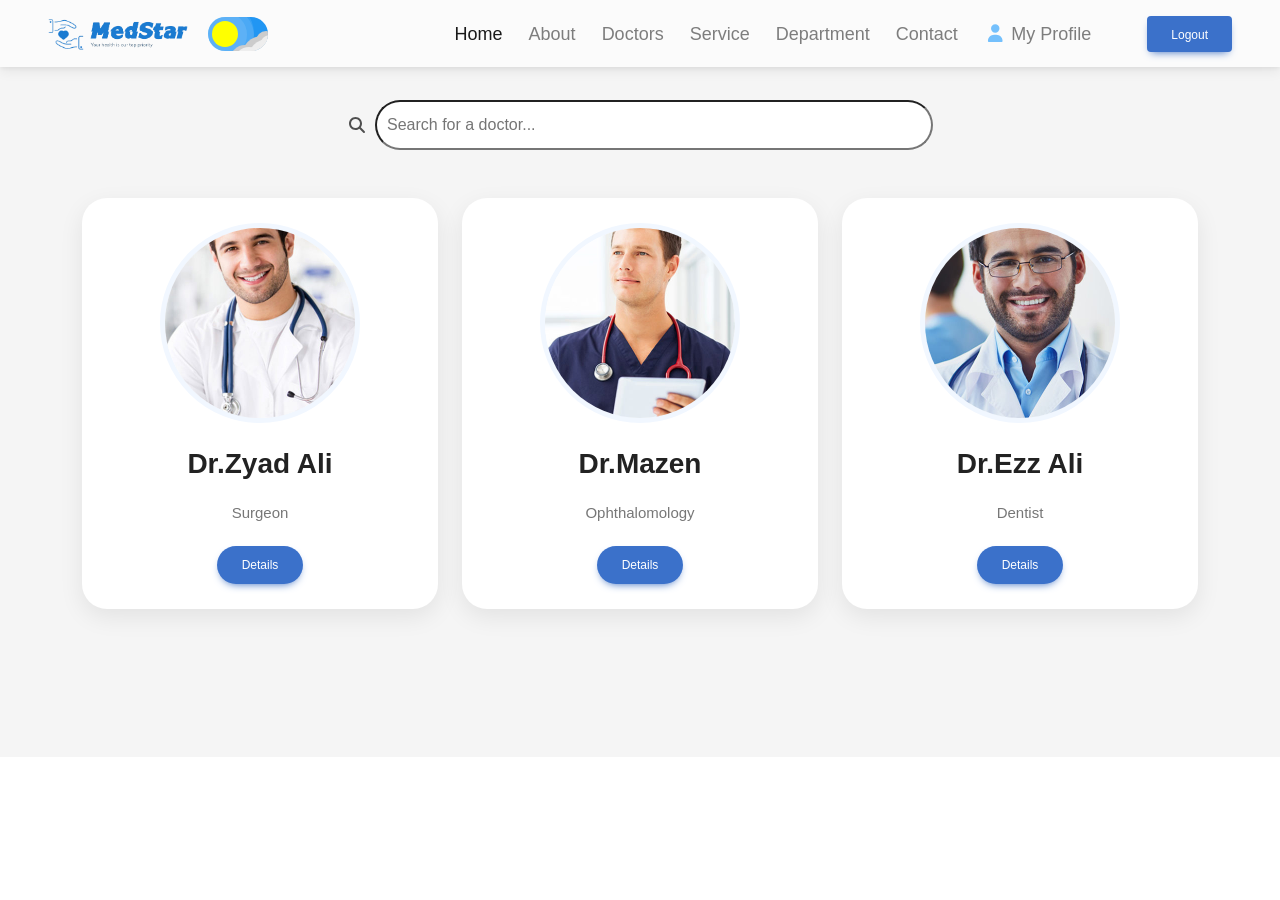
<file: doctors.html>
<!DOCTYPE html>
<html lang="en">

<head>
  <meta charset="UTF-8">
  <meta name="viewport" content="width=device-width, initial-scale=1.0">
  <title>Document</title>

  <!-- google fonts -->
  <link rel="preconnect" href="https://fonts.googleapis.com">
  <link rel="preconnect" href="https://fonts.gstatic.com" crossorigin>
  <link href="https://fonts.googleapis.com/css2?family=Playwrite+GB+J+Guides:ital@0;1&display=swap" rel="stylesheet">
  <!-- wow.css -->
  <link rel="stylesheet" href="css/wow.min.css">
  <!-- animate.css -->
  <link rel="stylesheet" href="css/animate.min.css">
  <!-- font awesome .css -->
  <link rel="stylesheet" href="css/all.min.css">
  <!-- bootstrap.css -->
  <link rel="stylesheet" href="css/bootstrap.min.css">
  <!-- mdbootstrap.css -->
  <link rel="stylesheet" href="css/mdb.min.css">
  <!-- style.css -->
  <link rel="stylesheet" href="css/doctors.css">
  <link rel="stylesheet" href="css/home.css">

</head>

<body>

  <!-- start navbar home section -->

  <nav class="navbar navbar-expand-lg navbar-light bg-light  pl-5 pr-5  navbar_home">


    <a class="navbar-brand" href="#"><img src="img/WhatsApp Image 2026-08-17 at 3.01.12 PM.png" class="img-fluid "
        width="140px"></a>


    <label class="switch mt-2">
      <input id="input" type="checkbox" />
      <div class="slider round">
        <div class="sun-moon">
          <svg id="moon-dot-1" class="moon-dot" viewBox="0 0 100 100">
            <circle cx="50" cy="50" r="50"></circle>
          </svg>
          <svg id="moon-dot-2" class="moon-dot" viewBox="0 0 100 100">
            <circle cx="50" cy="50" r="50"></circle>
          </svg>
          <svg id="moon-dot-3" class="moon-dot" viewBox="0 0 100 100">
            <circle cx="50" cy="50" r="50"></circle>
          </svg>
          <svg id="light-ray-1" class="light-ray" viewBox="0 0 100 100">
            <circle cx="50" cy="50" r="50"></circle>
          </svg>
          <svg id="light-ray-2" class="light-ray" viewBox="0 0 100 100">
            <circle cx="50" cy="50" r="50"></circle>
          </svg>
          <svg id="light-ray-3" class="light-ray" viewBox="0 0 100 100">
            <circle cx="50" cy="50" r="50"></circle>
          </svg>

          <svg id="cloud-1" class="cloud-dark" viewBox="0 0 100 100">
            <circle cx="50" cy="50" r="50"></circle>
          </svg>
          <svg id="cloud-2" class="cloud-dark" viewBox="0 0 100 100">
            <circle cx="50" cy="50" r="50"></circle>
          </svg>
          <svg id="cloud-3" class="cloud-dark" viewBox="0 0 100 100">
            <circle cx="50" cy="50" r="50"></circle>
          </svg>
          <svg id="cloud-4" class="cloud-light" viewBox="0 0 100 100">
            <circle cx="50" cy="50" r="50"></circle>
          </svg>
          <svg id="cloud-5" class="cloud-light" viewBox="0 0 100 100">
            <circle cx="50" cy="50" r="50"></circle>
          </svg>
          <svg id="cloud-6" class="cloud-light" viewBox="0 0 100 100">
            <circle cx="50" cy="50" r="50"></circle>
          </svg>
        </div>
        <div class="stars">
          <svg id="star-1" class="star" viewBox="0 0 20 20">
            <path
              d="M 0 10 C 10 10,10 10 ,0 10 C 10 10 , 10 10 , 10 20 C 10 10 , 10 10 , 20 10 C 10 10 , 10 10 , 10 0 C 10 10,10 10 ,0 10 Z">
            </path>
          </svg>
          <svg id="star-2" class="star" viewBox="0 0 20 20">
            <path
              d="M 0 10 C 10 10,10 10 ,0 10 C 10 10 , 10 10 , 10 20 C 10 10 , 10 10 , 20 10 C 10 10 , 10 10 , 10 0 C 10 10,10 10 ,0 10 Z">
            </path>
          </svg>
          <svg id="star-3" class="star" viewBox="0 0 20 20">
            <path
              d="M 0 10 C 10 10,10 10 ,0 10 C 10 10 , 10 10 , 10 20 C 10 10 , 10 10 , 20 10 C 10 10 , 10 10 , 10 0 C 10 10,10 10 ,0 10 Z">
            </path>
          </svg>
          <svg id="star-4" class="star" viewBox="0 0 20 20">
            <path
              d="M 0 10 C 10 10,10 10 ,0 10 C 10 10 , 10 10 , 10 20 C 10 10 , 10 10 , 20 10 C 10 10 , 10 10 , 10 0 C 10 10,10 10 ,0 10 Z">
            </path>
          </svg>
        </div>
      </div>
    </label>


    <button class="navbar-toggler" type="button" data-toggle="collapse" data-target="#navbarSupportedContent"
      aria-controls="navbarSupportedContent" aria-expanded="false" aria-label="Toggle navigation">
      <i class="fa-solid fa-bars fa-xl" style="color: rgb(116, 192, 252);"></i>
    </button>



    <div class="collapse navbar-collapse" id="navbarSupportedContent">

      <ul class="navbar-nav ml-auto pr-5">

        <li class="nav-item active">
          <a href="Home.html" class="nav-link">Home <span class="sr-only">(current)</span></a>
        </li>

        <li class="nav-item">
          <a class="nav-link" href="About.html">About</a>
        </li>

        <li class="nav-item">
          <a href="doctors.html" class="nav-link ">Doctors</a>
        </li>

        <li class="nav-item">
          <a href="services.html"  class="nav-link ">Service</a>
        </li>

        <li class="nav-item">
          <a  href="Department.html" class="nav-link ">Department</a>
        </li>

        <li class="nav-item">
          <a  href="Contact.html" class="nav-link ">Contact</a>
        </li>


        <li class="nav-item dropdown">
          <a class="nav-link " href="#" role="button" data-toggle="dropdown" aria-expanded="false">
            <i class="fa-solid fa-user" style="color: rgb(116, 192, 252);"></i> My profile
          </a>
          <div class="dropdown-menu">


            <div class="input">
              <a href="Puplicprofile.html" class="value">
                <svg data-name="Layer 2" xmlns="http://www.w3.org/2000/svg" viewBox="0 0 16 16">
                  <path
                    d="m1.5 13v1a.5.5 0 0 0 .3379.4731 18.9718 18.9718 0 0 0 6.1621 1.0269 18.9629 18.9629 0 0 0 6.1621-1.0269.5.5 0 0 0 .3379-.4731v-1a6.5083 6.5083 0 0 0 -4.461-6.1676 3.5 3.5 0 1 0 -4.078 0 6.5083 6.5083 0 0 0 -4.461 6.1676zm4-9a2.5 2.5 0 1 1 2.5 2.5 2.5026 2.5026 0 0 1 -2.5-2.5zm2.5 3.5a5.5066 5.5066 0 0 1 5.5 5.5v.6392a18.08 18.08 0 0 1 -11 0v-.6392a5.5066 5.5066 0 0 1 5.5-5.5z"
                    fill="#7D8590"></path>
                </svg>
                Public profile
              </a>
          
          
            
              <a href="Notification.html" class="value">
                <svg xmlns="http://www.w3.org/2000/svg" viewBox="0 0 24 25" fill="none">
                  <path fill-rule="evenodd" fill="#7D8590"
                    d="m11.9572 4.31201c-3.35401 0-6.00906 2.59741-6.00906 5.67742v3.29037c0 .1986-.05916.3927-.16992.5576l-1.62529 2.4193-.01077.0157c-.18701.2673-.16653.5113-.07001.6868.10031.1825.31959.3528.67282.3528h14.52603c.2546 0 .5013-.1515.6391-.3968.1315-.2343.1117-.4475-.0118-.6093-.0065-.0085-.0129-.0171-.0191-.0258l-1.7269-2.4194c-.121-.1695-.186-.3726-.186-.5809v-3.29037c0-1.54561-.6851-3.023-1.7072-4.00431-1.1617-1.01594-2.6545-1.67311-4.3019-1.67311zm-8.00906 5.67742c0-4.27483 3.64294-7.67742 8.00906-7.67742 2.2055 0 4.1606.88547 5.6378 2.18455.01.00877.0198.01774.0294.02691 1.408 1.34136 2.3419 3.34131 2.3419 5.46596v2.97007l1.5325 2.1471c.6775.8999.6054 1.9859.1552 2.7877-.4464.795-1.3171 1.4177-2.383 1.4177h-14.52603c-2.16218 0-3.55087-2.302-2.24739-4.1777l1.45056-2.1593zm4.05187 11.32257c0-.5523.44772-1 1-1h5.99999c.5523 0 1 .4477 1 1s-.4477 1-1 1h-5.99999c-.55228 0-1-.4477-1-1z"
                    clip-rule="evenodd"></path>
                </svg>
                Notifications
              </a>
            </div>

          </div>
        </li>




      </ul>

        <button class="btn btn-primary">Logout</button>

    </div>
  </nav>

  <!-- end navbar home section -->

  <!-- start search doctors section -->


  <section class="search-doctors">

    <div class="container">




      <div class="row">
        <div class="col-md-12">
          <div class="d-flex  align-items-center justify-content-center">
            <i class="fas fa-search  mr-2"></i>
            <input type="text" id="search" placeholder="Search for a doctor...">
          </div>
        </div>
      </div>



      <div class="row mt-5   " id="itemList">


        <div class="col-md-4">

          <div class="text-center doctor mb-5">
            <img src="img/doctor-1.jpg" class="img-fluid mb-4 doctor-image">

            <h3 class="mb-4 doctor-name">Dr.Zyad Ali</h3>

            <h6 class="mb-4 doctor-specialization">Surgeon</h6>

            <a href="details.html" class="btn btn-primary rounded-pill">
              Details
            </a>
          </div>


        </div>


        <div class="col-md-4 ">

          <div class="text-center doctor  mb-5">
            <img src="img/contact.jpg" class="img-fluid mb-4 doctor-image">

            <h3 class="mb-4 doctor-name">Dr.Mazen </h3>

            <h6 class="mb-4 doctor-specialization">Ophthalomology</h6>

            <a href="details.html" class="btn btn-primary rounded-pill">
              Details
            </a>
          </div>


        </div>




        
        <div class=" col-md-4">

          <div class="text-center doctor mb-5">
            <img src="img/doctor-2.jpg" class="img-fluid mb-4 doctor-image">

            <h3 class="mb-4 doctor-name">Dr.Ezz Ali</h3>

            <h6 class="mb-4 doctor-specialization">Dentist</h6>

            <a href="details.html" class="btn btn-primary rounded-pill">
              Details
            </a>
          </div>
        </div>


        
        
        
      </div>

     



















    </div>
    </div>

  </section>



  <!--end search doctors section -->
















  <!-- wow.js -->
  <script src="js/wow.min.js"></script>
  <script>

    new WOW().init();

  </script>

  <!--font awesome.js -->
  <script src="js/all.min.js"></script>

  <!-- jquery.js -->
  <script src="js/jquery.slim.min.js"></script>
  <!-- popper.js -->
  <script src="js/popper.min.js"></script>
  <!-- bootstrap.js -->
  <script src="js/bootstrap.min.js"></script>

  <!-- mdbootstrap.js -->
  <script src="js/mdb.umd.min.js"></script>

  <!-- main.js -->
  <script src="js/doctors.js"></script>
  <script src="js/home.js"></script>


</body>

</html>
</file>
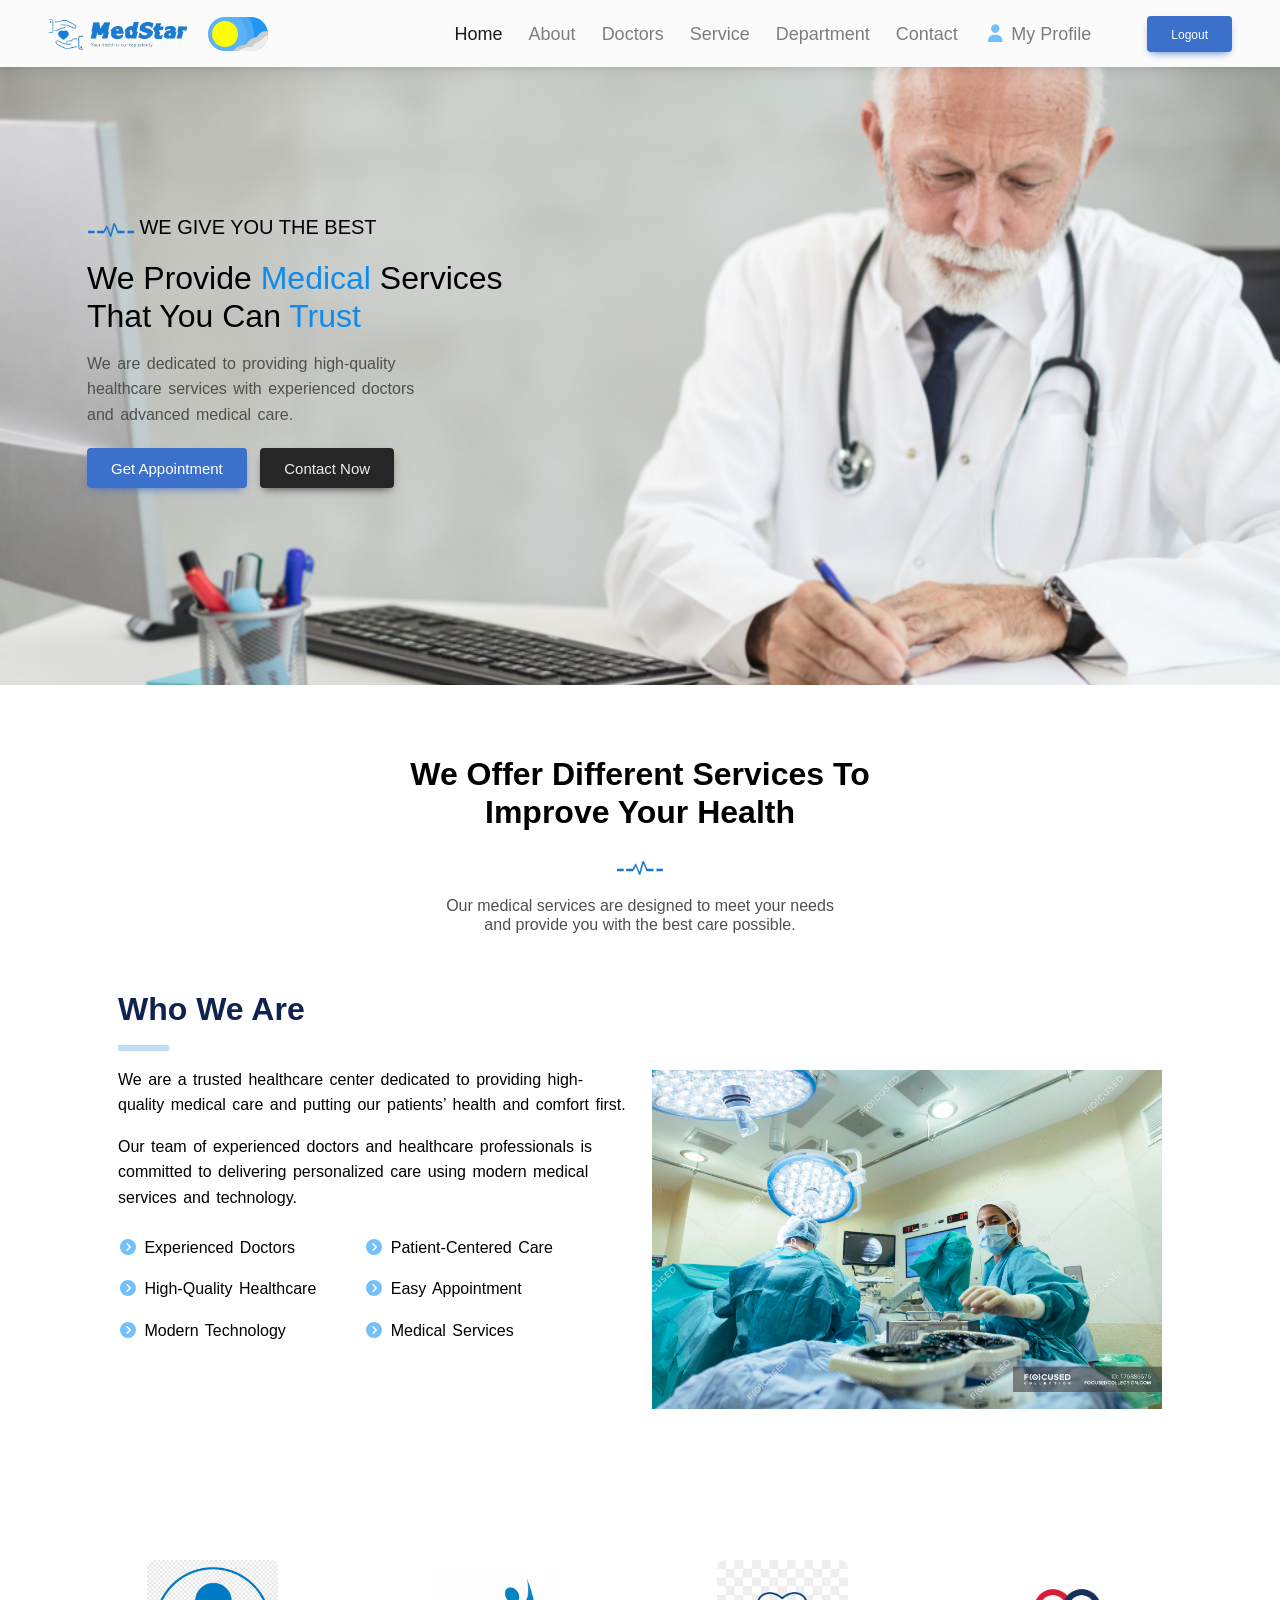
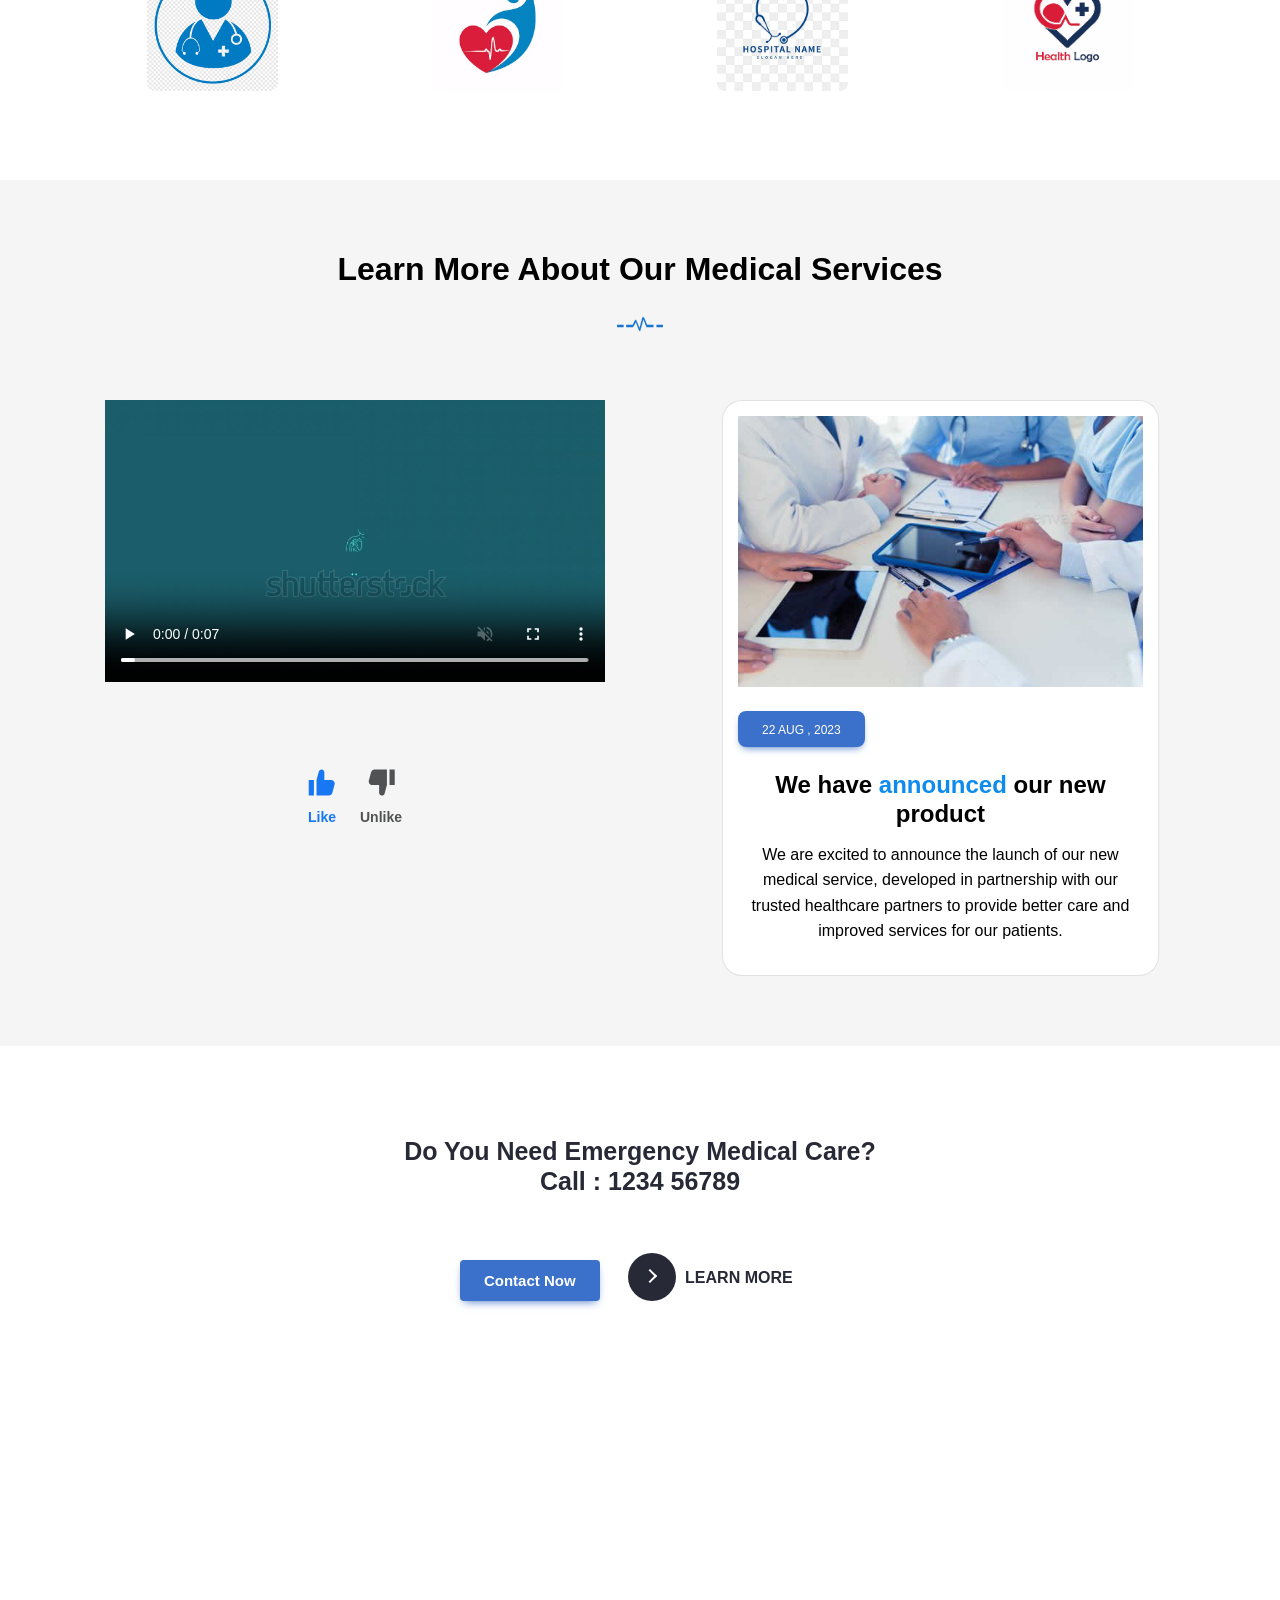
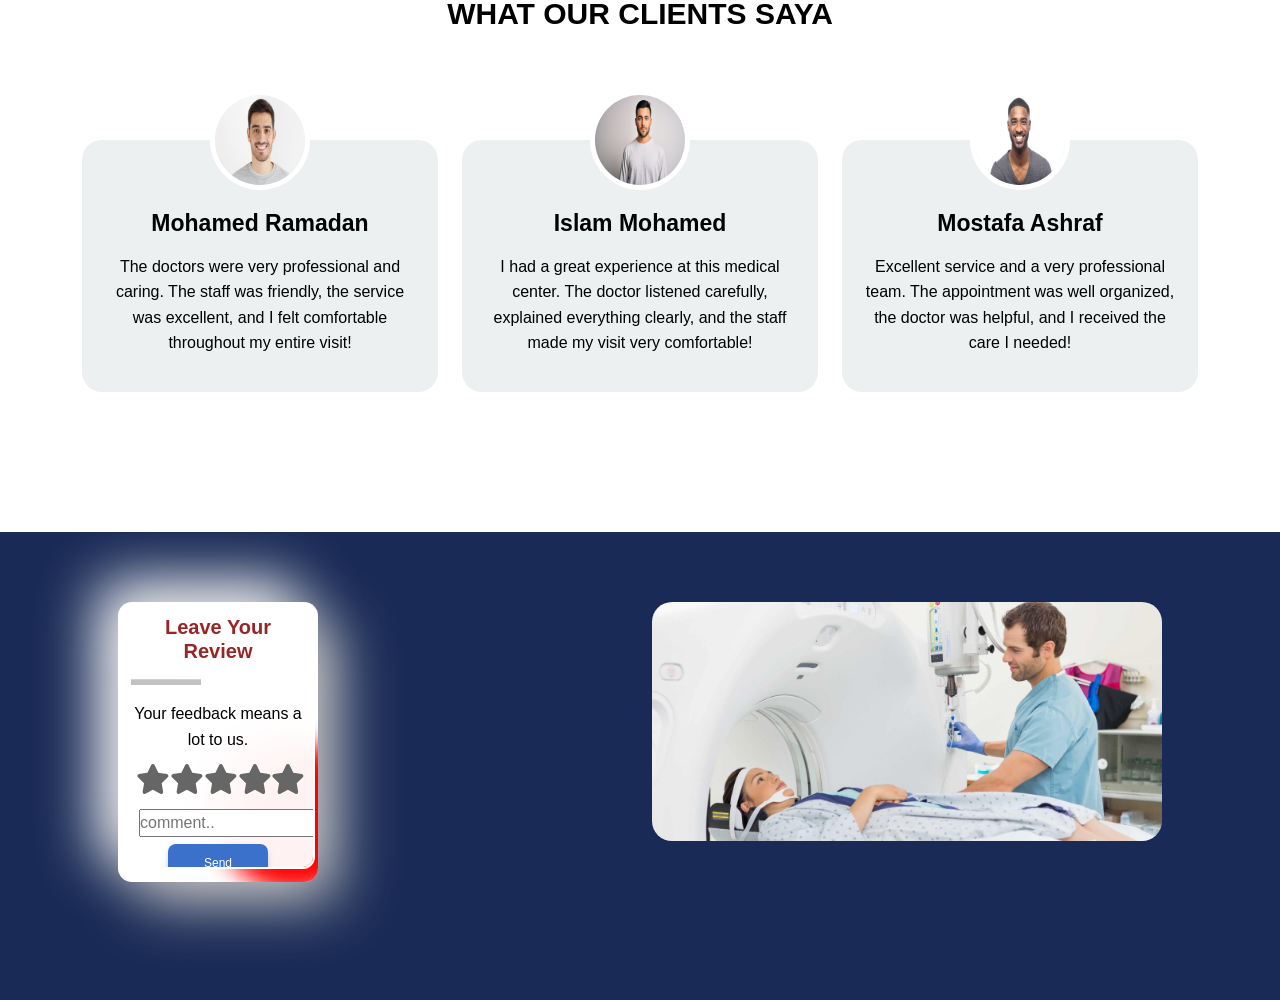
<file: Home.html>
<!DOCTYPE html>
<html lang="en">

<head>
  <meta charset="UTF-8">
  <meta name="viewport" content="width=device-width, initial-scale=1.0">
  <title>hospital</title>





  <!-- google fonts -->
  <link rel="preconnect" href="https://fonts.googleapis.com">
  <link rel="preconnect" href="https://fonts.gstatic.com" crossorigin>
  <link href="https://fonts.googleapis.com/css2?family=Playwrite+GB+J+Guides:ital@0;1&display=swap" rel="stylesheet">
  <!-- wow.css -->
  <link rel="stylesheet" href="css/wow.min.css">
  <!-- animate.css -->
  <link rel="stylesheet" href="css/animate.min.css">
  <!-- font awesome .css -->
  <link rel="stylesheet" href="css/all.min.css">
  <!-- bootstrap.css -->
  <link rel="stylesheet" href="css/bootstrap.min.css">
  <!-- mdbootstrap.css -->
  <link rel="stylesheet" href="css/mdb.min.css">
  <!-- style.css -->
  <link rel="stylesheet" href="css/home.css">


</head>

<body>

  <!-- start navbar home section -->

  <nav class="navbar navbar-expand-lg navbar-light bg-light  pl-5 pr-5  navbar_home">


    <a class="navbar-brand" href="#"><img src="img/WhatsApp Image 2026-08-17 at 3.01.12 PM.png" class="img-fluid " width="140px"></a>


      <label class="switch mt-2" >
  <input id="input" type="checkbox"  />
  <div class="slider round">
    <div class="sun-moon">
      <svg id="moon-dot-1" class="moon-dot" viewBox="0 0 100 100">
        <circle cx="50" cy="50" r="50"></circle>
      </svg>
      <svg id="moon-dot-2" class="moon-dot" viewBox="0 0 100 100">
        <circle cx="50" cy="50" r="50"></circle>
      </svg>
      <svg id="moon-dot-3" class="moon-dot" viewBox="0 0 100 100">
        <circle cx="50" cy="50" r="50"></circle>
      </svg>
      <svg id="light-ray-1" class="light-ray" viewBox="0 0 100 100">
        <circle cx="50" cy="50" r="50"></circle>
      </svg>
      <svg id="light-ray-2" class="light-ray" viewBox="0 0 100 100">
        <circle cx="50" cy="50" r="50"></circle>
      </svg>
      <svg id="light-ray-3" class="light-ray" viewBox="0 0 100 100">
        <circle cx="50" cy="50" r="50"></circle>
      </svg>

      <svg id="cloud-1" class="cloud-dark" viewBox="0 0 100 100">
        <circle cx="50" cy="50" r="50"></circle>
      </svg>
      <svg id="cloud-2" class="cloud-dark" viewBox="0 0 100 100">
        <circle cx="50" cy="50" r="50"></circle>
      </svg>
      <svg id="cloud-3" class="cloud-dark" viewBox="0 0 100 100">
        <circle cx="50" cy="50" r="50"></circle>
      </svg>
      <svg id="cloud-4" class="cloud-light" viewBox="0 0 100 100">
        <circle cx="50" cy="50" r="50"></circle>
      </svg>
      <svg id="cloud-5" class="cloud-light" viewBox="0 0 100 100">
        <circle cx="50" cy="50" r="50"></circle>
      </svg>
      <svg id="cloud-6" class="cloud-light" viewBox="0 0 100 100">
        <circle cx="50" cy="50" r="50"></circle>
      </svg>
    </div>
    <div class="stars">
      <svg id="star-1" class="star" viewBox="0 0 20 20">
        <path
          d="M 0 10 C 10 10,10 10 ,0 10 C 10 10 , 10 10 , 10 20 C 10 10 , 10 10 , 20 10 C 10 10 , 10 10 , 10 0 C 10 10,10 10 ,0 10 Z"
        ></path>
      </svg>
      <svg id="star-2" class="star" viewBox="0 0 20 20">
        <path
          d="M 0 10 C 10 10,10 10 ,0 10 C 10 10 , 10 10 , 10 20 C 10 10 , 10 10 , 20 10 C 10 10 , 10 10 , 10 0 C 10 10,10 10 ,0 10 Z"
        ></path>
      </svg>
      <svg id="star-3" class="star" viewBox="0 0 20 20">
        <path
          d="M 0 10 C 10 10,10 10 ,0 10 C 10 10 , 10 10 , 10 20 C 10 10 , 10 10 , 20 10 C 10 10 , 10 10 , 10 0 C 10 10,10 10 ,0 10 Z"
        ></path>
      </svg>
      <svg id="star-4" class="star" viewBox="0 0 20 20">
        <path
          d="M 0 10 C 10 10,10 10 ,0 10 C 10 10 , 10 10 , 10 20 C 10 10 , 10 10 , 20 10 C 10 10 , 10 10 , 10 0 C 10 10,10 10 ,0 10 Z"
        ></path>
      </svg>
    </div>
  </div>
</label>


    <button class="navbar-toggler" type="button" data-toggle="collapse" data-target="#navbarSupportedContent"
      aria-controls="navbarSupportedContent" aria-expanded="false" aria-label="Toggle navigation">
      <i class="fa-solid fa-bars fa-xl" style="color: rgb(116, 192, 252);"></i>
    </button>



    <div class="collapse navbar-collapse" id="navbarSupportedContent">

      <ul class="navbar-nav ml-auto pr-5">

        <li class="nav-item active">
          <a  href="Home.html" class="nav-link" >Home <span class="sr-only">(current)</span></a>
        </li>

        <li class="nav-item">
          <a class="nav-link" href="About.html">About</a>
        </li>

        <li class="nav-item">
          <a href="doctors.html"  class="nav-link " >Doctors</a>
        </li>

        <li class="nav-item">
          <a  href="services.html" class="nav-link ">Service</a>
        </li>

        <li class="nav-item">
          <a href="Department.html"  class="nav-link ">Department</a>
        </li>

        <li class="nav-item">
          <a   href="Contact.html" class="nav-link ">Contact</a>
        </li>


    <li class="nav-item dropdown">
        <a class="nav-link " href="#" role="button" data-toggle="dropdown" aria-expanded="false">
       <i class="fa-solid fa-user" style="color: rgb(116, 192, 252);"></i> My profile
        </a>
        <div class="dropdown-menu">
       

<div class="input">
  <a  href="Puplicprofile.html" class="value">
    <svg data-name="Layer 2" xmlns="http://www.w3.org/2000/svg" viewBox="0 0 16 16"><path d="m1.5 13v1a.5.5 0 0 0 .3379.4731 18.9718 18.9718 0 0 0 6.1621 1.0269 18.9629 18.9629 0 0 0 6.1621-1.0269.5.5 0 0 0 .3379-.4731v-1a6.5083 6.5083 0 0 0 -4.461-6.1676 3.5 3.5 0 1 0 -4.078 0 6.5083 6.5083 0 0 0 -4.461 6.1676zm4-9a2.5 2.5 0 1 1 2.5 2.5 2.5026 2.5026 0 0 1 -2.5-2.5zm2.5 3.5a5.5066 5.5066 0 0 1 5.5 5.5v.6392a18.08 18.08 0 0 1 -11 0v-.6392a5.5066 5.5066 0 0 1 5.5-5.5z" fill="#7D8590"></path></svg>
    Public profile
  </a>


  
  <a href="Notification.html" class="value">
    <svg xmlns="http://www.w3.org/2000/svg" viewBox="0 0 24 25" fill="none"><path fill-rule="evenodd" fill="#7D8590" d="m11.9572 4.31201c-3.35401 0-6.00906 2.59741-6.00906 5.67742v3.29037c0 .1986-.05916.3927-.16992.5576l-1.62529 2.4193-.01077.0157c-.18701.2673-.16653.5113-.07001.6868.10031.1825.31959.3528.67282.3528h14.52603c.2546 0 .5013-.1515.6391-.3968.1315-.2343.1117-.4475-.0118-.6093-.0065-.0085-.0129-.0171-.0191-.0258l-1.7269-2.4194c-.121-.1695-.186-.3726-.186-.5809v-3.29037c0-1.54561-.6851-3.023-1.7072-4.00431-1.1617-1.01594-2.6545-1.67311-4.3019-1.67311zm-8.00906 5.67742c0-4.27483 3.64294-7.67742 8.00906-7.67742 2.2055 0 4.1606.88547 5.6378 2.18455.01.00877.0198.01774.0294.02691 1.408 1.34136 2.3419 3.34131 2.3419 5.46596v2.97007l1.5325 2.1471c.6775.8999.6054 1.9859.1552 2.7877-.4464.795-1.3171 1.4177-2.383 1.4177h-14.52603c-2.16218 0-3.55087-2.302-2.24739-4.1777l1.45056-2.1593zm4.05187 11.32257c0-.5523.44772-1 1-1h5.99999c.5523 0 1 .4477 1 1s-.4477 1-1 1h-5.99999c-.55228 0-1-.4477-1-1z" clip-rule="evenodd"></path></svg>
    Notifications
  </a>
</div>




        </div>
      </li>


    </ul>


    <button class="btn btn-primary">Logout</button>
      


    </div>
  </nav>

  <!-- end navbar home section -->


 
  <!-- start home section -->
  <main class="home ">

    <div class="container">
      <div class="row">
        <div class="col-md-12  medical">

          <img src="img/section-img.png" class="text-center">
          <h5 class="d-inline-block">WE GIVE YOU THE BEST</h5>
          <h2>We Provide <span>Medical</span> Services <br>That You Can <span>Trust</span></h2>

          <p>
            We are dedicated to providing high-quality <br>healthcare services
            with experienced doctors<br> and advanced medical care.
          </p>


            <a href="Contact.html" class="btn btn-primary  ">Get Appointment</a>
            <a href="Contact.html" class="btn btn-dark ">   Contact Now</a>

        </div>
      </div>
    </div>

  </main>

  <!-- end home section -->

  
  <!-- start about home section -->

  <section class="about-home">
    <div class="container pr-5 pl-5">


      <div class="row">
        <div class="col-md-12">
          <div class="text-center">
            <h2>We Offer Different Services To <br>Improve Your Health</h2>
            <img src="img/section-img.png" class="img-fluid mb-3 mt-3">
            <h6>
              Our medical services are designed to meet your needs<br>
              and provide you with the best care possible.
            </h6>

          </div>


        </div>
      </div>


      <div class="row mt-5">


        <div class="col-md-6">
          <h2 class="know">Who We Are</h2>
          <hr>
          <p>
            We are a trusted healthcare center dedicated to providing high-quality
            medical care and putting our patients’ health and comfort first.
          </p>

          <p class="mt-3">
            Our team of experienced doctors and healthcare professionals is committed
            to delivering personalized care using modern medical services and technology.
          </p>


          <div class="d-flex mt-4 mb-5">
            <div class="mr-5">
              <p><i class="fa-solid fa-circle-chevron-right" style="color: rgb(116, 192, 252);"></i> Experienced Doctors
              </p>
              <p><i class="fa-solid fa-circle-chevron-right" style="color: rgb(116, 192, 252);"></i> High-Quality
                Healthcare</p>
              <p><i class="fa-solid fa-circle-chevron-right" style="color: rgb(116, 192, 252);"></i> Modern 
                Technology</p>
            </div>

            <div >
              <p><i class="fa-solid fa-circle-chevron-right" style="color: rgb(116, 192, 252);"></i> Patient-Centered
                Care</p>
              <p><i class="fa-solid fa-circle-chevron-right" style="color: rgb(116, 192, 252);"></i> Easy Appointment
                </p>
              <p><i class="fa-solid fa-circle-chevron-right" style="color: rgb(116, 192, 252);"></i> Medical Services
              </p>
            </div>

          </div>

        </div>



        <div class="col-md-6 text-center ">

          <img src="img/blog-2.jpeg" class="img-fluid wow  animate__animated animate__backInRight" width="550px" >

        </div>


      </div>
    </div>
  </section>

  <!-- end about home section -->

<!-- start info home  section -->

<section class="info_home">

  <div class="container ">
    <div class="row">


      <div class="col-md-3  icon   text-center">
        <img src="img/png-clipart-hospital-logo-clinic-health-care-physician-business.png" class="img-fluid w-50 rounded-5 wow animate__animated animate__bounce">

      </div>


      <div class="col-md-3  icon  text-center">
        <img src="img/Ayurveda-MadhavbaugClinic-Thane-7fb9a6.jpg" class="img-fluid w-50 rounded-5  wow animate__animated animate__bounce">

      </div>


      <div class="col-md-3  icon   text-center">
        <img src="img/pngtree-simple-and-atmospheric-hand-drawn-heart-shaped-line-hospital-logo-png-image_4241033.png" class="img-fluid w-50 rounded-5  wow animate__animated animate__bounce">

      </div>


      <div class="col-md-3  icon    text-center">
        <img src="img/doctor-3.avif" class="img-fluid w-50 rounded-5 wow animate__animated animate__bounce">

      </div>


    </div>
  </div>

</section>


<!-- end info home  section -->

<!-- start video home section -->

<section class="video_home">
  <div class="container ">

<div class="row">
  <div  class="col-md-12">
    <div class="text-center">
       <h2>Learn More About Our Medical Services</h2>
            <img src="img/section-img.png" class="img-fluid mb-3 mt-3">

    </div>

  </div>

</div>

    
    <div class="row mt-5 ">


      
      <div class="col-md-12 col-lg-6">
<div class="text-center">
  
  <video controls  autoplay muted loop  width="500"  >
      <source src="videos/stock-footage-anatomy-word-concept-animation-human-organs-physiology-medical-science-biology-dynamic-text.webm" type="video/mp4">
     
  </video>
  
  <div class="d-flex justify-content-center mb-3 text-center">
    
    <div class="like-unlike-radio ">
      <div>
        <input
          checked=""
          id="like"
          name="feedback"
          value="like"
          class="custom-radio-fb"
          type="radio"
        />
        <label for="like" class="feedback-label">
          <svg
            class="icon"
            width="27"
            height="27"
            viewBox="0 0 27 27"
            fill="currentColor"
            xmlns="http://www.w3.org/2000/svg"
          >
            <path
              fill-rule="evenodd"
              clip-rule="evenodd"
              d="M0.7229 26.5H5.92292V10.9008H0.7229V26.5ZM26.6299 15.2618L24.372 23.7566C23.9989 25.3696 22.5621 26.5 20.9072 26.5H8.52293V10.9278L10.7573 2.87293C10.9669 1.50799 12.1418 0.5 13.524 0.5C15.0699 0.5 16.323 1.7527 16.323 3.29837V10.8998H23.1651C25.4519 10.9009 27.1453 13.0335 26.6299 15.2618Z"
              fill="currentColor"
            ></path>
          </svg>
          Like
        </label>
      </div>
      <div>
        <input
          name="feedback"
          value="unlike"
          id="unlike"
          class="custom-radio-fb"
          type="radio"
        />
        <label for="unlike" class="feedback-label">
          <svg
            class="icon"
            width="27"
            height="27"
            viewBox="0 0 27 27"
            fill="currentColor"
            xmlns="http://www.w3.org/2000/svg"
          >
            <path
              fill-rule="evenodd"
              clip-rule="evenodd"
              d="M26.7229 0.5L21.5229 0.5L21.5229 16.0992L26.7229 16.0992L26.7229 0.5ZM0.815853 11.7382L3.07376 3.24339C3.44687 1.63037 4.88372 0.500027 6.53861 0.500027L18.9229 0.500028L18.9229 16.0722L16.6885 24.1271C16.4789 25.492 15.304 26.5 13.9218 26.5C12.3759 26.5 11.1228 25.2473 11.1228 23.7016L11.1228 16.1002L4.28068 16.1002C1.99391 16.0991 0.300502 13.9664 0.815853 11.7382Z"
              fill="currentColor"
            ></path>
          </svg>
          Unlike
        </label>
      </div>
    </div>
  
  </div>

</div>

</div>




      <div class="col-md-12 col-lg-6 text-center">

            <div class=" d-flex flex-column align-items-start time  text-center ">
          <img src="img/blog-3.jpg" class="img-fluid mb-4 img">
          <button class="btn btn-primary mb-2 rounded-3 ">22 Aug , 2023</button>
          <h4 class="mt-3">We have <span>announced</span> our new product</h4>
          <p>We are excited to announce the launch of our new medical service, developed in partnership with our trusted healthcare partners to provide better care and improved services for our patients.</p>    
                  </div>

      </div>




    </div>

  </div>

</section>

<!-- end video home section -->



<!-- start call home section -->

<section class="call_home">
  <div class="container ">
    <div class="row">
      <div class="col-md-12">
        <div class="text-center">
          <h2 class="mb-5">Do You Need Emergency Medical Care? <br> Call : 1234 56789 </h2>
          
          <a href="Contact.html" class="btn btn-primary mt-3 mr-4  fw-bolder">Contact Now</a>
         

          <a class="learn-more" href="About.html">
  <span class="circle" aria-hidden="true">
  <span class="icon arrow"></span>
  </span>
  <span class="button-text">Learn More</span>
</a>
        </div>
      </div>
    </div>
  </div>

</section>


<!--end call home section -->



<!-- start opinions home section -->

<section class="opinion-home" id="testimonials">
  <div class="container">


    <div class="row">
      <div class="col-md-12">
        <h2 class="text-center">WHAT OUR CLIENTS SAYA</h2>
      </div>
    </div>



    <div class="row ">


      <div class="col-lg-4 col-md-6">
        <div class="text-center  cards ">

          <img src="img/person1.jpg" class="img-fluid  " >
          <h5 class="mb-3">Mohamed Ramadan</h5>
          <p>The doctors were very professional and caring. The staff was friendly, the service was excellent, and I felt comfortable throughout my entire visit!</p>
        </div>

      </div>




      <div class="col-lg-4 col-md-6  ">
        <div class="text-center  cards">

          <img src="img/person2.jpg" class="img-fluid  " >
          <h5 class="mb-3">Islam Mohamed </h5>
          <p>I had a great experience at this medical center. The doctor listened carefully, explained everything clearly, and the staff made my visit very comfortable!</p>

        </div>

      </div>



      <div class="col-lg-4 col-md-6">
        <div class="text-center  cards ">

          <img src="img/person3.jpg" class="img-fluid  " >
          <h5 class="mb-3">Mostafa Ashraf</h5>
          <p>Excellent service and a very professional team. The appointment was well organized, the doctor was helpful, and I received the care I needed!</p>
        </div>

      </div>




    </div>


  </div>

</section>


<!-- end opinions home section -->


<!-- start review section -->


<section class="review_home">
  <div class="container pl-5 pr-5">
    <div class="row justify-content-center">

    
      <div class="col-md-6 mb-5">
        <div class="card ">
  <div class="bg">


    <!-- //// -->
<div class="text-center p-2   review">

  <h5>Leave Your Review</h5>
  <hr>
  <p>   Your feedback means a lot to us.</p>

  
  <form action="#" method="post" target="_self">

    <div class="rating">
      <input type="radio" id="star5" name="rate" value="5" />
      <label for="star5" title="text"
        ><svg
          viewBox="0 0 576 512"
          height="1em"
          xmlns="http://www.w3.org/2000/svg"
          class="star-solid"
        >
          <path
            d="M316.9 18C311.6 7 300.4 0 288.1 0s-23.4 7-28.8 18L195 150.3 51.4 171.5c-12 1.8-22 10.2-25.7 21.7s-.7 24.2 7.9 32.7L137.8 329 113.2 474.7c-2 12 3 24.2 12.9 31.3s23 8 33.8 2.3l128.3-68.5 128.3 68.5c10.8 5.7 23.9 4.9 33.8-2.3s14.9-19.3 12.9-31.3L438.5 329 542.7 225.9c8.6-8.5 11.7-21.2 7.9-32.7s-13.7-19.9-25.7-21.7L381.2 150.3 316.9 18z"
          ></path></svg> 
      </label>
    
    
      <input type="radio" id="star4" name="rate" value="4" required />
      <label for="star4" title="text"
        ><svg
          viewBox="0 0 576 512"
          height="1em"
          xmlns="http://www.w3.org/2000/svg"
          class="star-solid"
        >
          <path
            d="M316.9 18C311.6 7 300.4 0 288.1 0s-23.4 7-28.8 18L195 150.3 51.4 171.5c-12 1.8-22 10.2-25.7 21.7s-.7 24.2 7.9 32.7L137.8 329 113.2 474.7c-2 12 3 24.2 12.9 31.3s23 8 33.8 2.3l128.3-68.5 128.3 68.5c10.8 5.7 23.9 4.9 33.8-2.3s14.9-19.3 12.9-31.3L438.5 329 542.7 225.9c8.6-8.5 11.7-21.2 7.9-32.7s-13.7-19.9-25.7-21.7L381.2 150.3 316.9 18z"
          ></path></svg >
     </label>
    
      <input  type="radio" id="star3" name="rate" value="3" />
      <label for="star3" title="text"
        ><svg
          viewBox="0 0 576 512"
          height="1em"
          xmlns="http://www.w3.org/2000/svg"
          class="star-solid"
        >
          <path
            d="M316.9 18C311.6 7 300.4 0 288.1 0s-23.4 7-28.8 18L195 150.3 51.4 171.5c-12 1.8-22 10.2-25.7 21.7s-.7 24.2 7.9 32.7L137.8 329 113.2 474.7c-2 12 3 24.2 12.9 31.3s23 8 33.8 2.3l128.3-68.5 128.3 68.5c10.8 5.7 23.9 4.9 33.8-2.3s14.9-19.3 12.9-31.3L438.5 329 542.7 225.9c8.6-8.5 11.7-21.2 7.9-32.7s-13.7-19.9-25.7-21.7L381.2 150.3 316.9 18z"
          ></path></svg >
     </label>
    
      <input type="radio" id="star2" name="rate" value="2" />
      <label for="star2" title="text"
        ><svg
          viewBox="0 0 576 512"
          height="1em"
          xmlns="http://www.w3.org/2000/svg"
          class="star-solid"
        >
          <path
            d="M316.9 18C311.6 7 300.4 0 288.1 0s-23.4 7-28.8 18L195 150.3 51.4 171.5c-12 1.8-22 10.2-25.7 21.7s-.7 24.2 7.9 32.7L137.8 329 113.2 474.7c-2 12 3 24.2 12.9 31.3s23 8 33.8 2.3l128.3-68.5 128.3 68.5c10.8 5.7 23.9 4.9 33.8-2.3s14.9-19.3 12.9-31.3L438.5 329 542.7 225.9c8.6-8.5 11.7-21.2 7.9-32.7s-13.7-19.9-25.7-21.7L381.2 150.3 316.9 18z"
          ></path></svg >
     </label>
    
      <input type="radio" id="star1" name="rate" value="1" />
      <label for="star1" title="text"
        ><svg
          viewBox="0 0 576 512"
          height="1em"
          xmlns="http://www.w3.org/2000/svg"
          class="star-solid"
        >
          <path
            d="M316.9 18C311.6 7 300.4 0 288.1 0s-23.4 7-28.8 18L195 150.3 51.4 171.5c-12 1.8-22 10.2-25.7 21.7s-.7 24.2 7.9 32.7L137.8 329 113.2 474.7c-2 12 3 24.2 12.9 31.3s23 8 33.8 2.3l128.3-68.5 128.3 68.5c10.8 5.7 23.9 4.9 33.8-2.3s14.9-19.3 12.9-31.3L438.5 329 542.7 225.9c8.6-8.5 11.7-21.2 7.9-32.7s-13.7-19.9-25.7-21.7L381.2 150.3 316.9 18z"
          ></path></svg>
      </label>
    </div>
    
    <!-- //// -->
    
    <textarea name="message" placeholder="comment.." rows="1" cols="18" class="ml-2"></textarea>

    <input type="submit" class="btn btn-primary  rounded-3"  value="Send" >


  </form>

</div>


  </div>
  <div class="blob"></div>
</div>


      </div>



      <div class="col-md-6 ">
        <img src="img/about-img.jpeg" class="img-fluid" >

      </div>


    </div>
  </div>

</section>


<!-- end review section -->















  <!-- wow.js -->
  <script src="js/wow.min.js"></script>
    
    <script>
    new WOW().init();

  </script>

  <!--font awesome.js -->
  <script src="js/all.min.js"></script>

  <!-- jquery.js -->
  <script src="js/jquery.slim.min.js"></script>
  <!-- popper.js -->
  <script src="js/popper.min.js"></script>
  <!-- bootstrap.js -->
  <script src="js/bootstrap.min.js"></script>

  <!-- mdbootstrap.js -->
  <script src="js/mdb.umd.min.js"></script>

  <!-- main.js -->
  <script src="js/home.js"></script>




</body>

</html>
</file>
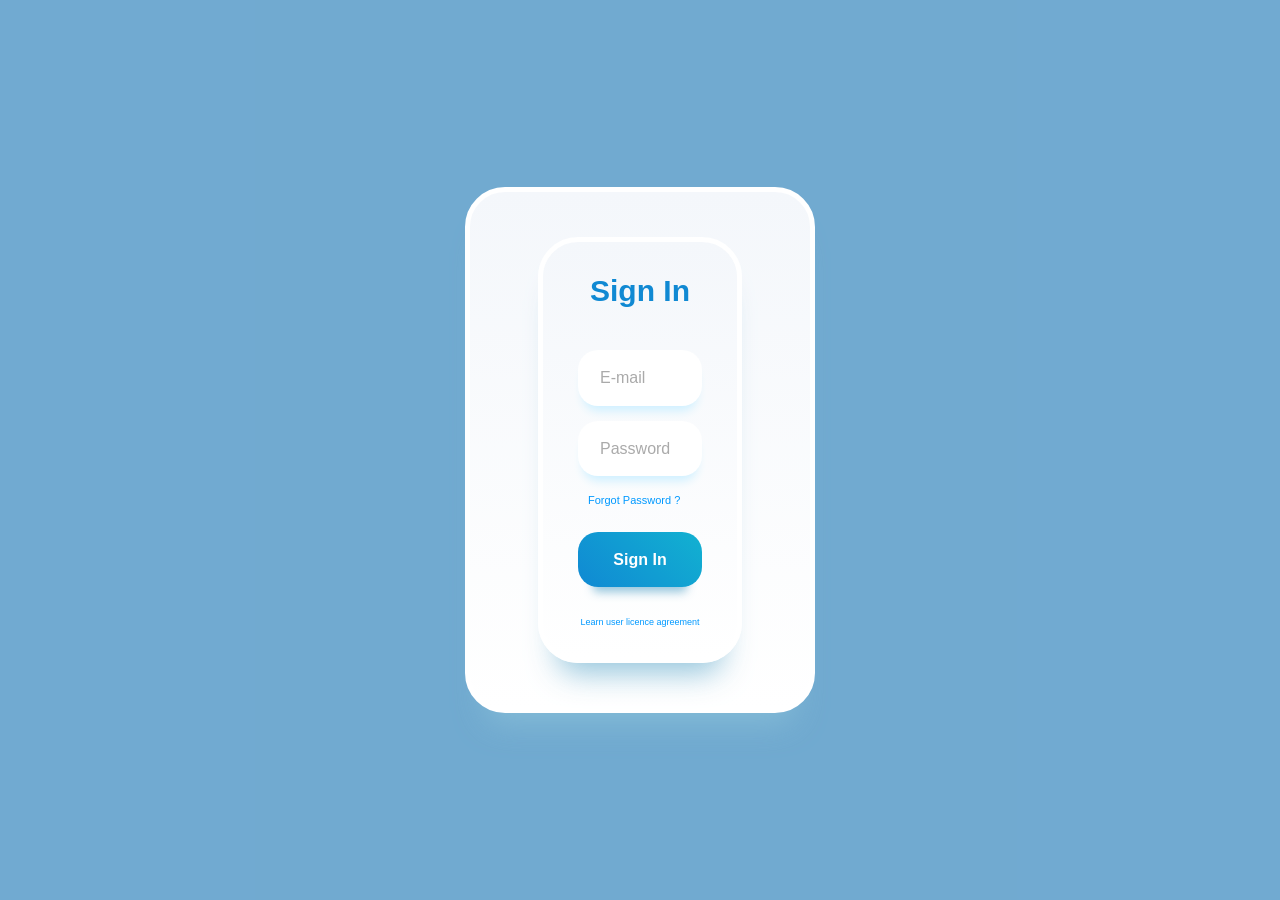
<file: login.html>
<!DOCTYPE html>
<html lang="en">
<head>
    <meta charset="UTF-8">
    <meta name="viewport" content="width=device-width, initial-scale=1.0">
    <title>Document</title>


      <!-- google fonts -->
  <link rel="preconnect" href="https://fonts.googleapis.com">
  <link rel="preconnect" href="https://fonts.gstatic.com" crossorigin>
  <link href="https://fonts.googleapis.com/css2?family=Playwrite+GB+J+Guides:ital@0;1&display=swap" rel="stylesheet">
  <!-- wow.css -->
  <link rel="stylesheet" href="css/wow.min.css">
  <!-- animate.css -->
  <link rel="stylesheet" href="css/animate.min.css">
  <!-- font awesome .css -->
  <link rel="stylesheet" href="css/all.min.css">
  <!-- bootstrap.css -->
  <link rel="stylesheet" href="css/bootstrap.min.css">
  <!-- mdbootstrap.css -->
  <link rel="stylesheet" href="css/mdb.min.css">
  <!-- style.css -->
  <link rel="stylesheet" href="css/login.css">

</head>
<body>


  <section class="login">

   
<div class="container pl-5 pr-5">
    <div class="row">
        <div class="col-md-12">


<div class="d-flex align-items-center justify-content-center ">

 <div class="container  ">
    <div class="heading">Sign In</div>
    <form action="" class="form">
      <input required="" class="input" type="email" name="email" id="email" placeholder="E-mail">
      <input required="" class="input" type="password" name="password" id="password" placeholder="Password">
      <span class="forgot-password"><a href="#">Forgot Password ?</a></span>
      <input class="login-button" type="submit" value="Sign In">
      
    </form>

      <span class="agreement"><a href="#">Learn user licence agreement</a></span>
  </div>



</div>




        </div>
    </div>
</div>


 </section>


















    
  <!-- wow.js -->
  <script src="js/wow.min.js"></script>
  <script>

    new WOW().init();

  </script>

  <!--font awesome.js -->
  <script src="js/all.min.js"></script>

  <!-- jquery.js -->
  <script src="js/jquery.slim.min.js"></script>
  <!-- popper.js -->
  <script src="js/popper.min.js"></script>
  <!-- bootstrap.js -->
  <script src="js/bootstrap.min.js"></script>

  <!-- mdbootstrap.js -->
  <script src="js/mdb.umd.min.js"></script>

  <!-- main.js -->


</body>
</html>
</file>
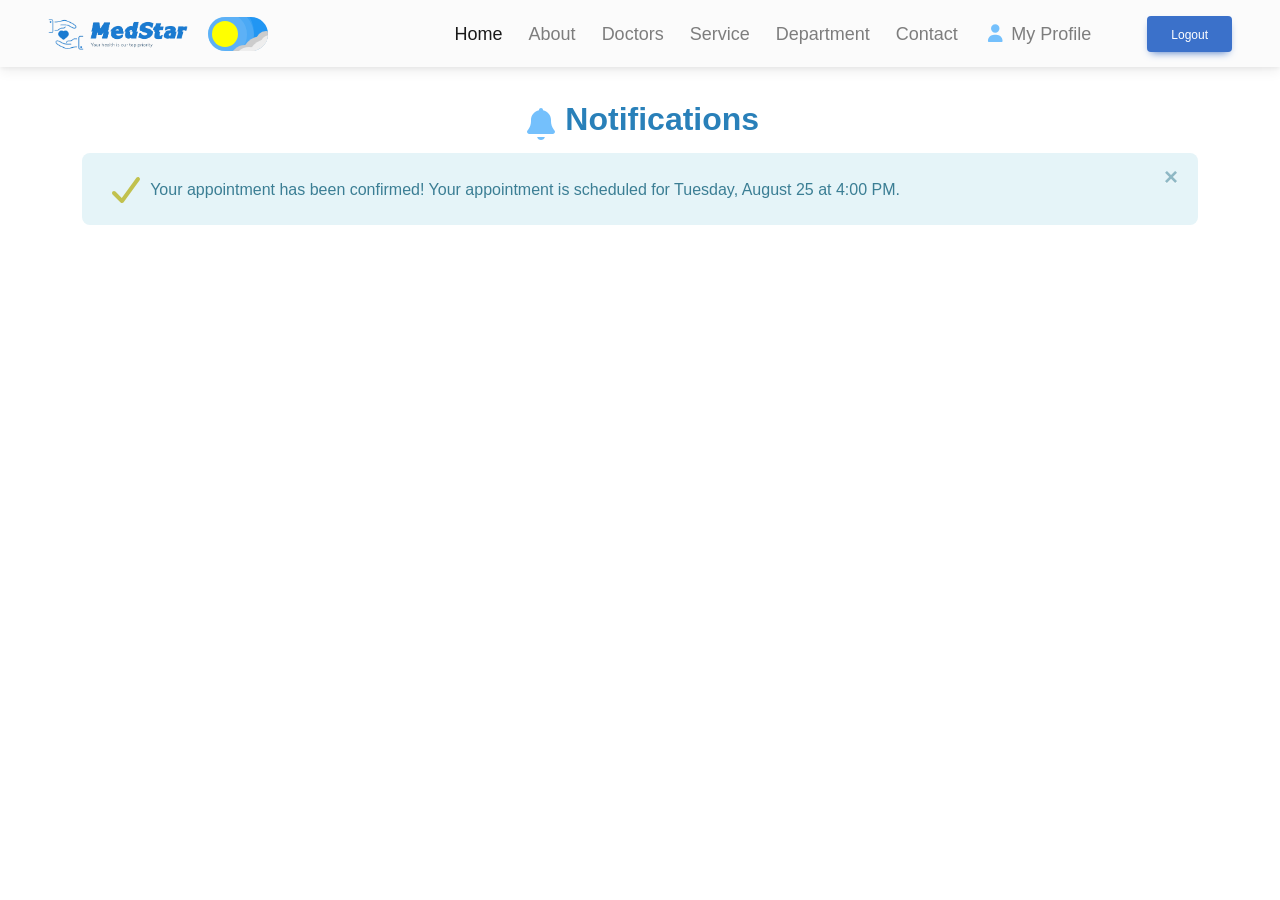
<file: Notification.html>
<!DOCTYPE html>
<html lang="en">

<head>
    <meta charset="UTF-8">
    <meta name="viewport" content="width=device-width, initial-scale=1.0">
    <title>Document</title>


    <!-- google fonts -->
    <link rel="preconnect" href="https://fonts.googleapis.com">
    <link rel="preconnect" href="https://fonts.gstatic.com" crossorigin>
    <link href="https://fonts.googleapis.com/css2?family=Playwrite+GB+J+Guides:ital@0;1&display=swap" rel="stylesheet">
    <!-- wow.css -->
    <link rel="stylesheet" href="css/wow.min.css">
    <!-- animate.css -->
    <link rel="stylesheet" href="css/animate.min.css">
    <!-- font awesome .css -->
    <link rel="stylesheet" href="css/all.min.css">
    <!-- bootstrap.css -->
    <link rel="stylesheet" href="css/bootstrap.min.css">
    <!-- mdbootstrap.css -->
    <link rel="stylesheet" href="css/mdb.min.css">
    <!-- style.css -->
    <link rel="stylesheet" href="css/home.css">
    <link rel="stylesheet" href="css/notification.css">
</head>

<body>

    <!-- start navbar home section -->

    <nav class="navbar navbar-expand-lg navbar-light bg-light  pl-5 pr-5  navbar_home">


        <a class="navbar-brand" href="#"><img src="img/WhatsApp Image 2026-08-17 at 3.01.12 PM.png" class="img-fluid "
                width="140px"></a>


        <label class="switch mt-2">
            <input id="input" type="checkbox" />
            <div class="slider round">
                <div class="sun-moon">
                    <svg id="moon-dot-1" class="moon-dot" viewBox="0 0 100 100">
                        <circle cx="50" cy="50" r="50"></circle>
                    </svg>
                    <svg id="moon-dot-2" class="moon-dot" viewBox="0 0 100 100">
                        <circle cx="50" cy="50" r="50"></circle>
                    </svg>
                    <svg id="moon-dot-3" class="moon-dot" viewBox="0 0 100 100">
                        <circle cx="50" cy="50" r="50"></circle>
                    </svg>
                    <svg id="light-ray-1" class="light-ray" viewBox="0 0 100 100">
                        <circle cx="50" cy="50" r="50"></circle>
                    </svg>
                    <svg id="light-ray-2" class="light-ray" viewBox="0 0 100 100">
                        <circle cx="50" cy="50" r="50"></circle>
                    </svg>
                    <svg id="light-ray-3" class="light-ray" viewBox="0 0 100 100">
                        <circle cx="50" cy="50" r="50"></circle>
                    </svg>

                    <svg id="cloud-1" class="cloud-dark" viewBox="0 0 100 100">
                        <circle cx="50" cy="50" r="50"></circle>
                    </svg>
                    <svg id="cloud-2" class="cloud-dark" viewBox="0 0 100 100">
                        <circle cx="50" cy="50" r="50"></circle>
                    </svg>
                    <svg id="cloud-3" class="cloud-dark" viewBox="0 0 100 100">
                        <circle cx="50" cy="50" r="50"></circle>
                    </svg>
                    <svg id="cloud-4" class="cloud-light" viewBox="0 0 100 100">
                        <circle cx="50" cy="50" r="50"></circle>
                    </svg>
                    <svg id="cloud-5" class="cloud-light" viewBox="0 0 100 100">
                        <circle cx="50" cy="50" r="50"></circle>
                    </svg>
                    <svg id="cloud-6" class="cloud-light" viewBox="0 0 100 100">
                        <circle cx="50" cy="50" r="50"></circle>
                    </svg>
                </div>
                <div class="stars">
                    <svg id="star-1" class="star" viewBox="0 0 20 20">
                        <path
                            d="M 0 10 C 10 10,10 10 ,0 10 C 10 10 , 10 10 , 10 20 C 10 10 , 10 10 , 20 10 C 10 10 , 10 10 , 10 0 C 10 10,10 10 ,0 10 Z">
                        </path>
                    </svg>
                    <svg id="star-2" class="star" viewBox="0 0 20 20">
                        <path
                            d="M 0 10 C 10 10,10 10 ,0 10 C 10 10 , 10 10 , 10 20 C 10 10 , 10 10 , 20 10 C 10 10 , 10 10 , 10 0 C 10 10,10 10 ,0 10 Z">
                        </path>
                    </svg>
                    <svg id="star-3" class="star" viewBox="0 0 20 20">
                        <path
                            d="M 0 10 C 10 10,10 10 ,0 10 C 10 10 , 10 10 , 10 20 C 10 10 , 10 10 , 20 10 C 10 10 , 10 10 , 10 0 C 10 10,10 10 ,0 10 Z">
                        </path>
                    </svg>
                    <svg id="star-4" class="star" viewBox="0 0 20 20">
                        <path
                            d="M 0 10 C 10 10,10 10 ,0 10 C 10 10 , 10 10 , 10 20 C 10 10 , 10 10 , 20 10 C 10 10 , 10 10 , 10 0 C 10 10,10 10 ,0 10 Z">
                        </path>
                    </svg>
                </div>
            </div>
        </label>


        <button class="navbar-toggler" type="button" data-toggle="collapse" data-target="#navbarSupportedContent"
            aria-controls="navbarSupportedContent" aria-expanded="false" aria-label="Toggle navigation">
            <i class="fa-solid fa-bars fa-xl" style="color: rgb(116, 192, 252);"></i>
        </button>



        <div class="collapse navbar-collapse" id="navbarSupportedContent">

            <ul class="navbar-nav ml-auto pr-5">

                <li class="nav-item active">
                    <a href="Home.html" class="nav-link">Home <span class="sr-only">(current)</span></a>
                </li>

                <li class="nav-item">
                    <a class="nav-link" href="About.html">About</a>
                </li>

                <li class="nav-item">
                    <a href="doctors.html" class="nav-link ">Doctors</a>
                </li>

                <li class="nav-item">
                    <a href="services.html"  class="nav-link ">Service</a>
                </li>

                <li class="nav-item">
                    <a href="Department.html"  class="nav-link ">Department</a>
                </li>

                <li class="nav-item">
                    <a href="Contact.html" class="nav-link ">Contact</a>
                </li>


                <li class="nav-item dropdown">
                    <a class="nav-link " href="#" role="button" data-toggle="dropdown" aria-expanded="false">
                        <i class="fa-solid fa-user" style="color: rgb(116, 192, 252);"></i> My profile
                    </a>
                    <div class="dropdown-menu">


                        <div class="input">
                            <a href="Puplicprofile.html" class="value">
                                <svg data-name="Layer 2" xmlns="http://www.w3.org/2000/svg" viewBox="0 0 16 16">
                                    <path
                                        d="m1.5 13v1a.5.5 0 0 0 .3379.4731 18.9718 18.9718 0 0 0 6.1621 1.0269 18.9629 18.9629 0 0 0 6.1621-1.0269.5.5 0 0 0 .3379-.4731v-1a6.5083 6.5083 0 0 0 -4.461-6.1676 3.5 3.5 0 1 0 -4.078 0 6.5083 6.5083 0 0 0 -4.461 6.1676zm4-9a2.5 2.5 0 1 1 2.5 2.5 2.5026 2.5026 0 0 1 -2.5-2.5zm2.5 3.5a5.5066 5.5066 0 0 1 5.5 5.5v.6392a18.08 18.08 0 0 1 -11 0v-.6392a5.5066 5.5066 0 0 1 5.5-5.5z"
                                        fill="#7D8590"></path>
                                </svg>
                                Public profile
                            </a>



                            <a href="Notification.html" class="value">
                                <svg xmlns="http://www.w3.org/2000/svg" viewBox="0 0 24 25" fill="none">
                                    <path fill-rule="evenodd" fill="#7D8590"
                                        d="m11.9572 4.31201c-3.35401 0-6.00906 2.59741-6.00906 5.67742v3.29037c0 .1986-.05916.3927-.16992.5576l-1.62529 2.4193-.01077.0157c-.18701.2673-.16653.5113-.07001.6868.10031.1825.31959.3528.67282.3528h14.52603c.2546 0 .5013-.1515.6391-.3968.1315-.2343.1117-.4475-.0118-.6093-.0065-.0085-.0129-.0171-.0191-.0258l-1.7269-2.4194c-.121-.1695-.186-.3726-.186-.5809v-3.29037c0-1.54561-.6851-3.023-1.7072-4.00431-1.1617-1.01594-2.6545-1.67311-4.3019-1.67311zm-8.00906 5.67742c0-4.27483 3.64294-7.67742 8.00906-7.67742 2.2055 0 4.1606.88547 5.6378 2.18455.01.00877.0198.01774.0294.02691 1.408 1.34136 2.3419 3.34131 2.3419 5.46596v2.97007l1.5325 2.1471c.6775.8999.6054 1.9859.1552 2.7877-.4464.795-1.3171 1.4177-2.383 1.4177h-14.52603c-2.16218 0-3.55087-2.302-2.24739-4.1777l1.45056-2.1593zm4.05187 11.32257c0-.5523.44772-1 1-1h5.99999c.5523 0 1 .4477 1 1s-.4477 1-1 1h-5.99999c-.55228 0-1-.4477-1-1z"
                                        clip-rule="evenodd"></path>
                                </svg>
                                Notifications
                            </a>
                        </div>

                    </div>
                </li>




            </ul>

              <button class="btn btn-primary">Logout</button>

        </div>
    </nav>
    <!-- start navbar home section -->



    <!-- start notification section -->

    <section class="notification">

        <div class="container">
            <div class="row">
                <div class="col-md-12">
                    <div class="text-center">
                        <i class="fa-solid fa-bell fa-2xl" style="color: rgb(116, 192, 252);"></i>
                        <h2> Notifications</h2>

                    </div>
                    <div class="alert alert-info alert-dismissible fade show" role="alert">
                        <i class="fa-solid fa-check fa-2xl" style="color: rgb(193, 193, 78);"></i>
                          Your appointment has been confirmed!
Your appointment is scheduled for Tuesday, August 25 at 4:00 PM.
                        <button type="button" class="close" data-dismiss="alert" aria-label="Close">
                            <span aria-hidden="true">&times;</span>
                        </button>
                    </div>
                </div>
            </div>
        </div>

    </section>




    <!-- start notification section -->

















    <!-- wow.js -->
    <script src="js/wow.min.js"></script>
    <script>

        new WOW().init();

    </script>

    <!--font awesome.js -->
    <script src="js/all.min.js"></script>

    <!-- jquery.js -->
    <script src="js/jquery.slim.min.js"></script>
    <!-- popper.js -->
    <script src="js/popper.min.js"></script>
    <!-- bootstrap.js -->
    <script src="js/bootstrap.min.js"></script>

    <!-- mdbootstrap.js -->
    <script src="js/mdb.umd.min.js"></script>

    <!-- main.js -->
    <script src="js/home.js"></script>
    <script src="js/natification.js"></script>

</body>

</html>
</file>
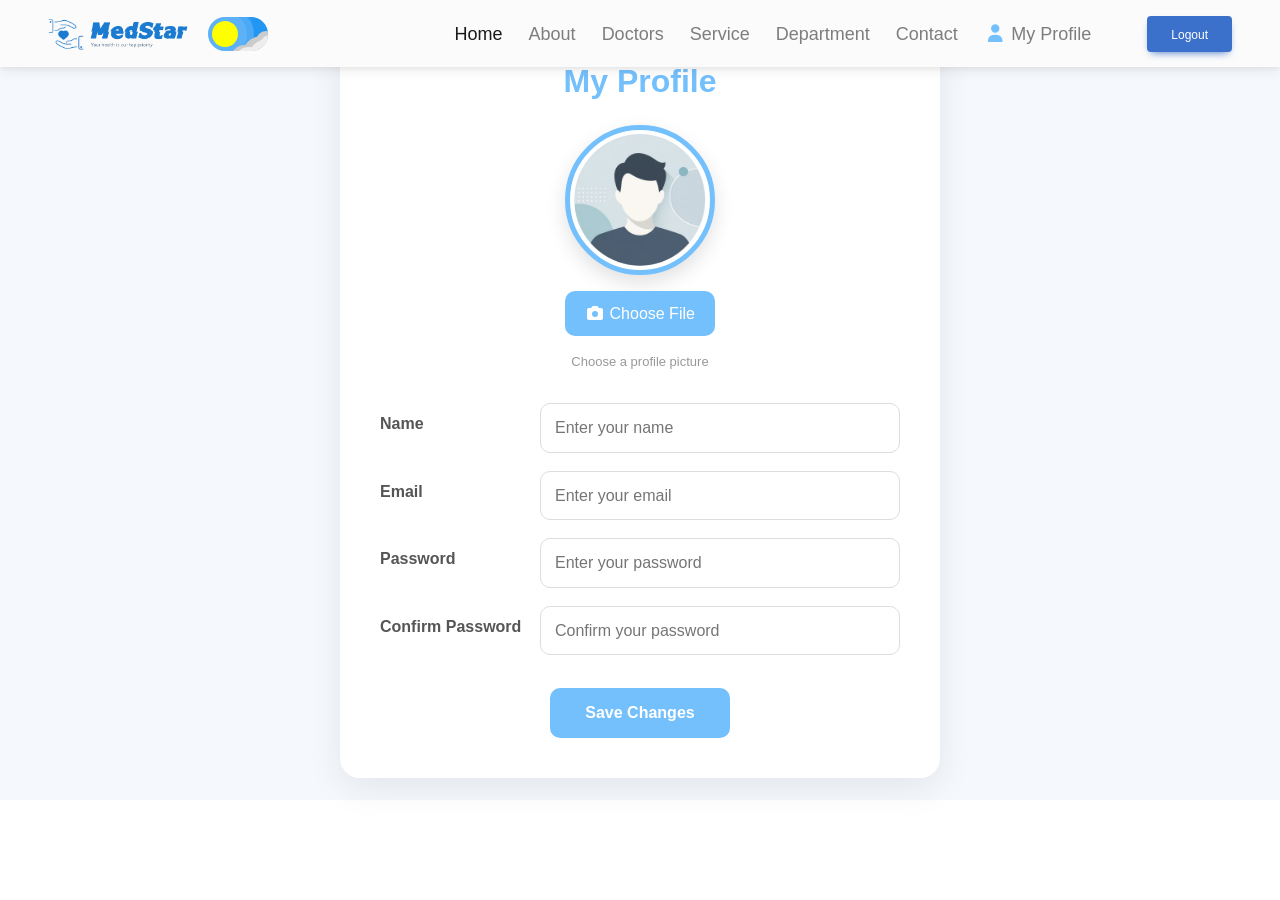
<file: Puplicprofile.html>
<!DOCTYPE html>
<html lang="en">

<head>
    <meta charset="UTF-8">
    <meta name="viewport" content="width=device-width, initial-scale=1.0">
    <title>Document</title>



    <!-- google fonts -->
    <link rel="preconnect" href="https://fonts.googleapis.com">
    <link rel="preconnect" href="https://fonts.gstatic.com" crossorigin>
    <link href="https://fonts.googleapis.com/css2?family=Playwrite+GB+J+Guides:ital@0;1&display=swap" rel="stylesheet">
    <!-- wow.css -->
    <link rel="stylesheet" href="css/wow.min.css">
    <!-- animate.css -->
    <link rel="stylesheet" href="css/animate.min.css">
    <!-- font awesome .css -->
    <link rel="stylesheet" href="css/all.min.css">
    <!-- bootstrap.css -->
    <link rel="stylesheet" href="css/bootstrap.min.css">
    <!-- mdbootstrap.css -->
    <link rel="stylesheet" href="css/mdb.min.css">
    <!-- style.css -->
    <link rel="stylesheet" href="css/home.css">
    <link rel="stylesheet" href="css/puplicprofile.css">

</head>

<body>
    <!-- start navbar home section -->

    <nav class="navbar navbar-expand-lg navbar-light bg-light  pl-5 pr-5  navbar_home">


        <a class="navbar-brand" href="#"><img src="img/WhatsApp Image 2026-08-17 at 3.01.12 PM.png" class="img-fluid "
                width="140px"></a>


        <label class="switch mt-2">
            <input id="input" type="checkbox" />
            <div class="slider round">
                <div class="sun-moon">
                    <svg id="moon-dot-1" class="moon-dot" viewBox="0 0 100 100">
                        <circle cx="50" cy="50" r="50"></circle>
                    </svg>
                    <svg id="moon-dot-2" class="moon-dot" viewBox="0 0 100 100">
                        <circle cx="50" cy="50" r="50"></circle>
                    </svg>
                    <svg id="moon-dot-3" class="moon-dot" viewBox="0 0 100 100">
                        <circle cx="50" cy="50" r="50"></circle>
                    </svg>
                    <svg id="light-ray-1" class="light-ray" viewBox="0 0 100 100">
                        <circle cx="50" cy="50" r="50"></circle>
                    </svg>
                    <svg id="light-ray-2" class="light-ray" viewBox="0 0 100 100">
                        <circle cx="50" cy="50" r="50"></circle>
                    </svg>
                    <svg id="light-ray-3" class="light-ray" viewBox="0 0 100 100">
                        <circle cx="50" cy="50" r="50"></circle>
                    </svg>

                    <svg id="cloud-1" class="cloud-dark" viewBox="0 0 100 100">
                        <circle cx="50" cy="50" r="50"></circle>
                    </svg>
                    <svg id="cloud-2" class="cloud-dark" viewBox="0 0 100 100">
                        <circle cx="50" cy="50" r="50"></circle>
                    </svg>
                    <svg id="cloud-3" class="cloud-dark" viewBox="0 0 100 100">
                        <circle cx="50" cy="50" r="50"></circle>
                    </svg>
                    <svg id="cloud-4" class="cloud-light" viewBox="0 0 100 100">
                        <circle cx="50" cy="50" r="50"></circle>
                    </svg>
                    <svg id="cloud-5" class="cloud-light" viewBox="0 0 100 100">
                        <circle cx="50" cy="50" r="50"></circle>
                    </svg>
                    <svg id="cloud-6" class="cloud-light" viewBox="0 0 100 100">
                        <circle cx="50" cy="50" r="50"></circle>
                    </svg>
                </div>
                <div class="stars">
                    <svg id="star-1" class="star" viewBox="0 0 20 20">
                        <path
                            d="M 0 10 C 10 10,10 10 ,0 10 C 10 10 , 10 10 , 10 20 C 10 10 , 10 10 , 20 10 C 10 10 , 10 10 , 10 0 C 10 10,10 10 ,0 10 Z">
                        </path>
                    </svg>
                    <svg id="star-2" class="star" viewBox="0 0 20 20">
                        <path
                            d="M 0 10 C 10 10,10 10 ,0 10 C 10 10 , 10 10 , 10 20 C 10 10 , 10 10 , 20 10 C 10 10 , 10 10 , 10 0 C 10 10,10 10 ,0 10 Z">
                        </path>
                    </svg>
                    <svg id="star-3" class="star" viewBox="0 0 20 20">
                        <path
                            d="M 0 10 C 10 10,10 10 ,0 10 C 10 10 , 10 10 , 10 20 C 10 10 , 10 10 , 20 10 C 10 10 , 10 10 , 10 0 C 10 10,10 10 ,0 10 Z">
                        </path>
                    </svg>
                    <svg id="star-4" class="star" viewBox="0 0 20 20">
                        <path
                            d="M 0 10 C 10 10,10 10 ,0 10 C 10 10 , 10 10 , 10 20 C 10 10 , 10 10 , 20 10 C 10 10 , 10 10 , 10 0 C 10 10,10 10 ,0 10 Z">
                        </path>
                    </svg>
                </div>
            </div>
        </label>


        <button class="navbar-toggler" type="button" data-toggle="collapse" data-target="#navbarSupportedContent"
            aria-controls="navbarSupportedContent" aria-expanded="false" aria-label="Toggle navigation">
            <i class="fa-solid fa-bars fa-xl" style="color: rgb(116, 192, 252);"></i>
        </button>



        <div class="collapse navbar-collapse" id="navbarSupportedContent">

            <ul class="navbar-nav ml-auto pr-5">

                <li class="nav-item active">
                    <a href="Home.html" class="nav-link">Home <span class="sr-only">(current)</span></a>
                </li>

                <li class="nav-item">
                    <a class="nav-link" href="About.html">About</a>
                </li>

                <li class="nav-item">
                    <a href="doctors.html" class="nav-link ">Doctors</a>
                </li>

                <li class="nav-item">
                    <a  href="services.html" class="nav-link ">Service</a>
                </li>

                <li class="nav-item">
                    <a  href="Department.html" class="nav-link ">Department</a>
                </li>

                <li class="nav-item">
                    <a href="Contact.html" class="nav-link ">Contact</a>
                </li>


                <li class="nav-item dropdown">
                    <a class="nav-link " href="#" role="button" data-toggle="dropdown" aria-expanded="false">
                        <i class="fa-solid fa-user" style="color: rgb(116, 192, 252);"></i> My profile
                    </a>
                    <div class="dropdown-menu">


                        <div class="input">
                            <a href="Puplicprofile.html" class="value">
                                <svg data-name="Layer 2" xmlns="http://www.w3.org/2000/svg" viewBox="0 0 16 16">
                                    <path
                                        d="m1.5 13v1a.5.5 0 0 0 .3379.4731 18.9718 18.9718 0 0 0 6.1621 1.0269 18.9629 18.9629 0 0 0 6.1621-1.0269.5.5 0 0 0 .3379-.4731v-1a6.5083 6.5083 0 0 0 -4.461-6.1676 3.5 3.5 0 1 0 -4.078 0 6.5083 6.5083 0 0 0 -4.461 6.1676zm4-9a2.5 2.5 0 1 1 2.5 2.5 2.5026 2.5026 0 0 1 -2.5-2.5zm2.5 3.5a5.5066 5.5066 0 0 1 5.5 5.5v.6392a18.08 18.08 0 0 1 -11 0v-.6392a5.5066 5.5066 0 0 1 5.5-5.5z"
                                        fill="#7D8590"></path>
                                </svg>
                                Public profile
                            </a>



                            <a href="Notification.html" class="value">
                                <svg xmlns="http://www.w3.org/2000/svg" viewBox="0 0 24 25" fill="none">
                                    <path fill-rule="evenodd" fill="#7D8590"
                                        d="m11.9572 4.31201c-3.35401 0-6.00906 2.59741-6.00906 5.67742v3.29037c0 .1986-.05916.3927-.16992.5576l-1.62529 2.4193-.01077.0157c-.18701.2673-.16653.5113-.07001.6868.10031.1825.31959.3528.67282.3528h14.52603c.2546 0 .5013-.1515.6391-.3968.1315-.2343.1117-.4475-.0118-.6093-.0065-.0085-.0129-.0171-.0191-.0258l-1.7269-2.4194c-.121-.1695-.186-.3726-.186-.5809v-3.29037c0-1.54561-.6851-3.023-1.7072-4.00431-1.1617-1.01594-2.6545-1.67311-4.3019-1.67311zm-8.00906 5.67742c0-4.27483 3.64294-7.67742 8.00906-7.67742 2.2055 0 4.1606.88547 5.6378 2.18455.01.00877.0198.01774.0294.02691 1.408 1.34136 2.3419 3.34131 2.3419 5.46596v2.97007l1.5325 2.1471c.6775.8999.6054 1.9859.1552 2.7877-.4464.795-1.3171 1.4177-2.383 1.4177h-14.52603c-2.16218 0-3.55087-2.302-2.24739-4.1777l1.45056-2.1593zm4.05187 11.32257c0-.5523.44772-1 1-1h5.99999c.5523 0 1 .4477 1 1s-.4477 1-1 1h-5.99999c-.55228 0-1-.4477-1-1z"
                                        clip-rule="evenodd"></path>
                                </svg>
                                Notifications
                            </a>
                        </div>

                    </div>
                </li>




            </ul>

              <button class="btn btn-primary">Logout</button>

        </div>
    </nav>

    <!-- end navbar home section -->


    <!-- start profile section -->

    <section class="profile py-5">

        <div class="container">

            <div class="profile-card">

                <div class="text-center">

                    <h2 class="profile-title mb-4">
                        My Profile
                    </h2>

                    <!-- Profile Image -->
                    <div class="profile-image-container">

                        <img id="profileImage" src="img/3.avif"  class="profile-image  ">


                    </div>

                    <!-- Choose Image -->
                    <div class="choose-image mt-3">

                        <label for="imageInput" class="choose-btn">
                            <i class="fa-solid fa-camera"></i>
                            Choose File
                        </label>

                        <input type="file" id="imageInput" name="image" accept="image/*" hidden>

                        <p class="image-hint">
                            Choose a profile picture
                        </p>

                    </div>


                    <!-- Profile Form -->

                    <div class="profile-form">

                        <div class="form-group">

                            <label for="name">
                                Name
                            </label>

                            <input type="text" id="name" name="name" placeholder="Enter your name">

                        </div>


                        <div class="form-group">

                            <label for="email">
                                Email
                            </label>

                            <input type="email" id="email" name="email" placeholder="Enter your email">

                        </div>


                        <div class="form-group">

                            <label for="password">
                                Password
                            </label>

                            <input type="password" id="password" name="password" placeholder="Enter your password">

                        </div>


                        <div class="form-group">

                            <label for="confirmPassword">
                                Confirm Password
                            </label>

                            <input type="password" id="confirmPassword" name="confirm_password"
                                placeholder="Confirm your password">

                        </div>


                        <button type="button" id="saveProfile" class="save-btn">
                            Save Changes
                        </button>



                    </div>




                    <div class="profile-actions">

                        <button type="button" id="editProfile" class="edit-btn">
                            <i class="fa-solid fa-pen"></i>
                            Edit
                        </button>

                        <button type="button" id="cancelProfile" class="delete-btn">
                            <i class="fa-solid fa-xmark"></i>
                            Cancel
                        </button>   
                    </div>


                </div>

            </div>

        </div>

    </section>

    <!-- end profile section -->


    <!-- wow.js -->
    <script src="js/wow.min.js"></script>
    <script>

        new WOW().init();

    </script>

    <!--font awesome.js -->
    <script src="js/all.min.js"></script>

    <!-- jquery.js -->
    <script src="js/jquery.slim.min.js"></script>
    <!-- popper.js -->
    <script src="js/popper.min.js"></script>
    <!-- bootstrap.js -->
    <script src="js/bootstrap.min.js"></script>

    <!-- mdbootstrap.js -->
    <script src="js/mdb.umd.min.js"></script>

    <!-- main.js -->
    <script src="js/home.js"></script>
    <script src="js/puplicprofile.js"></script>

</body>

</html>
</file>
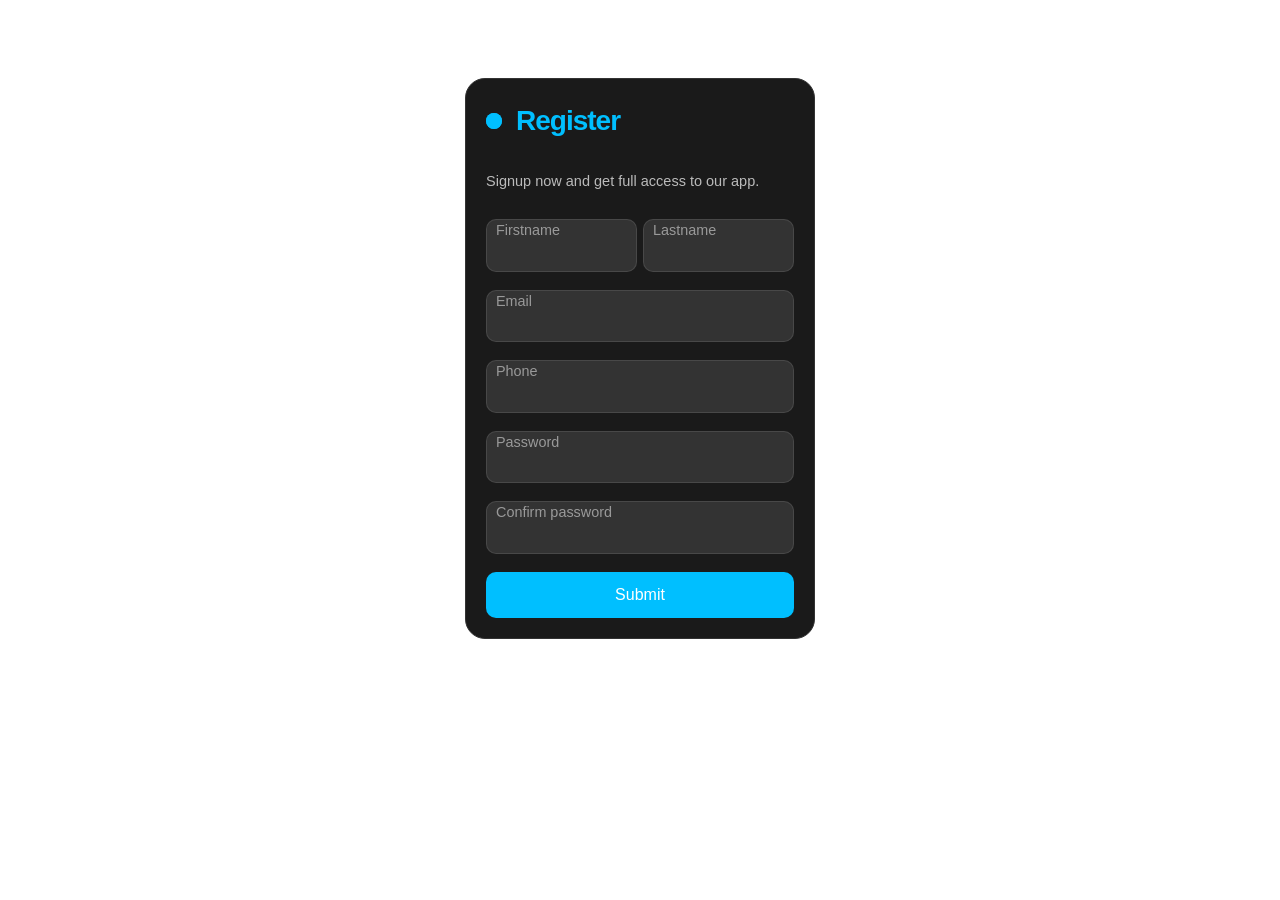
<file: Register.html>
<!DOCTYPE html>
<html lang="en">
<head>
    <meta charset="UTF-8">
    <meta name="viewport" content="width=device-width, initial-scale=1.0">
    <title>Document</title>

      <!-- google fonts -->
  <link rel="preconnect" href="https://fonts.googleapis.com">
  <link rel="preconnect" href="https://fonts.gstatic.com" crossorigin>
  <link href="https://fonts.googleapis.com/css2?family=Playwrite+GB+J+Guides:ital@0;1&display=swap" rel="stylesheet">
  <!-- wow.css -->
  <link rel="stylesheet" href="css/wow.min.css">
  <!-- animate.css -->
  <link rel="stylesheet" href="css/animate.min.css">
  <!-- font awesome .css -->
  <link rel="stylesheet" href="css/all.min.css">
  <!-- bootstrap.css -->
  <link rel="stylesheet" href="css/bootstrap.min.css">
  <!-- mdbootstrap.css -->
  <link rel="stylesheet" href="css/mdb.min.css">
  <!-- style.css -->
  <link rel="stylesheet" href="css/Register.css">


</head>
<body>
    
<section class="register">


<div class="container">
    <div class="row">
        <div class="col-md-12">

<div class="d-flex justify-content-center align-items-center mt-5">
<form class="form" id="registerForm" target="_self" method="post">

    <p class="title">Register</p>

    <p class="message">Signup now and get full access to our app.</p>

    <div class="flex">
        <label>
            <input class="input" type="text" name="first_name" id="first_name" required>
            <span>Firstname</span>
        </label>

        <label>
            <input class="input" type="text" name="last_name" id="last_name" required>
            <span>Lastname</span>
        </label>
    </div>

    <label>
        <input class="input" type="email" name="email" id="email" required>
        <span>Email</span>
    </label>

    <label>
        <input class="input" type="text" name="phone" id="phone" required>
        <span>Phone</span>
    </label>

    <label>
        <input class="input" type="password" name="password" id="password" required>
        <span>Password</span>
    </label>

    <label>
        <input class="input" type="password" name="confirm_password"  id="confirm_password" required>
        <span>Confirm password</span>
    </label>

    <button class="submit" type="submit">Submit</button>

</form>

</div>


        </div>
    </div>
</div>


</section>








    
  <!-- wow.js -->
  <script src="js/wow.min.js"></script>
  <script>

    new WOW().init();

  </script>

  <!--font awesome.js -->
  <script src="js/all.min.js"></script>

  <!-- jquery.js -->
  <script src="js/jquery.slim.min.js"></script>
  <!-- popper.js -->
  <script src="js/popper.min.js"></script>
  <!-- bootstrap.js -->
  <script src="js/bootstrap.min.js"></script>

  <!-- mdbootstrap.js -->
  <script src="js/mdb.umd.min.js"></script>

  <!-- main.js -->
    <script src="js/register.js"></script>
 

</body>
</html>
</file>
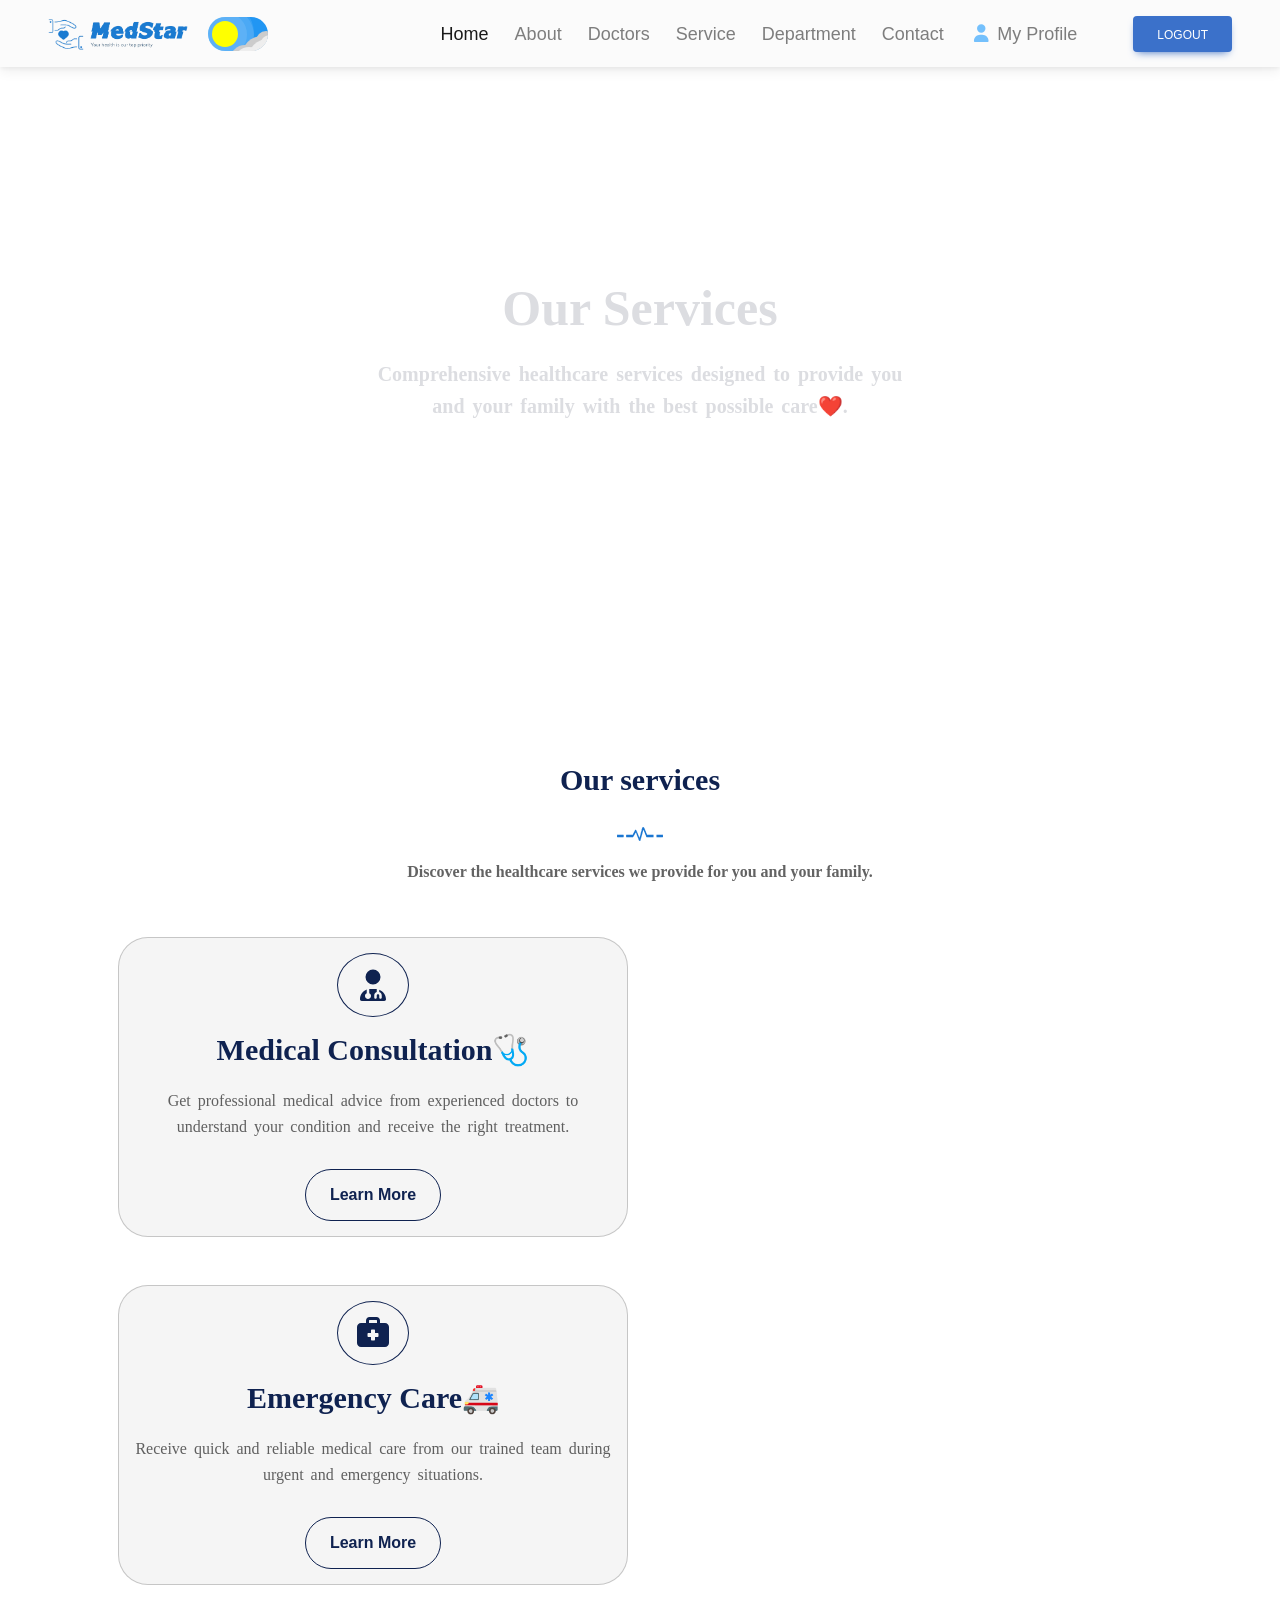
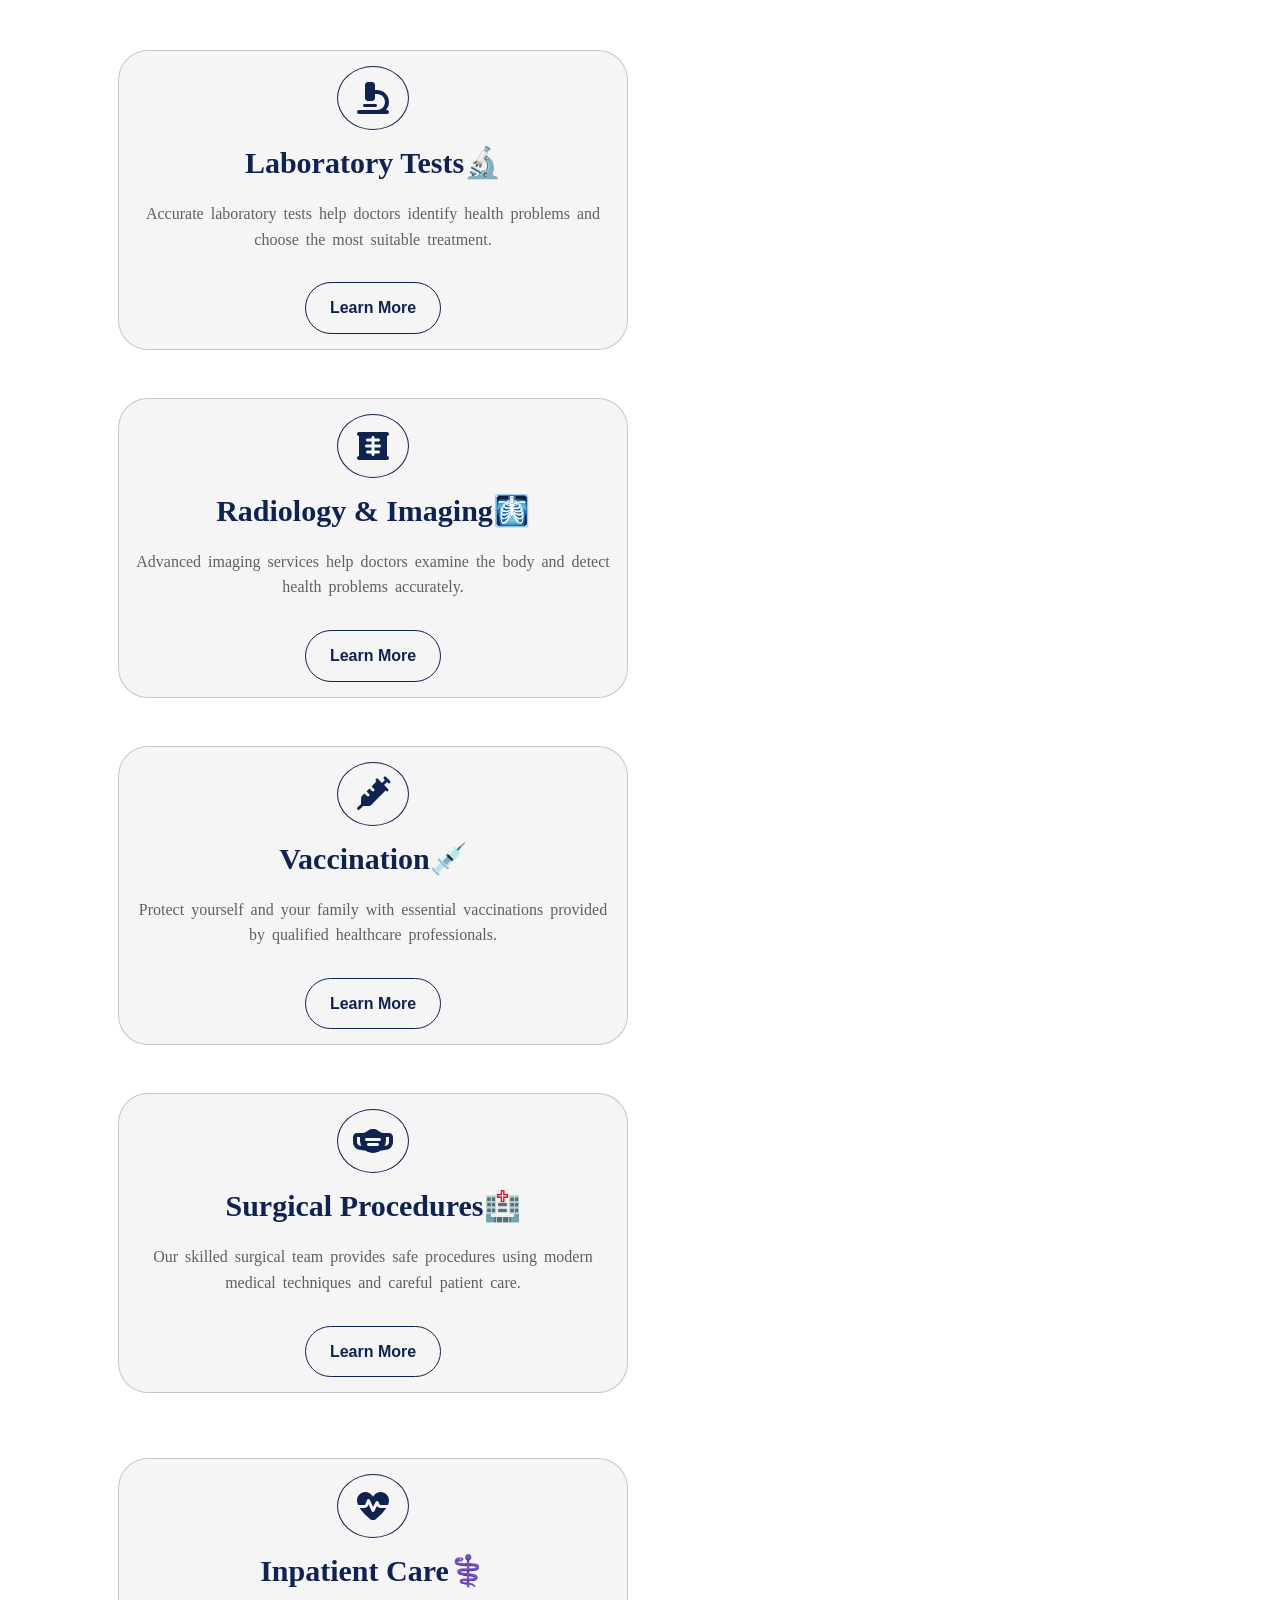
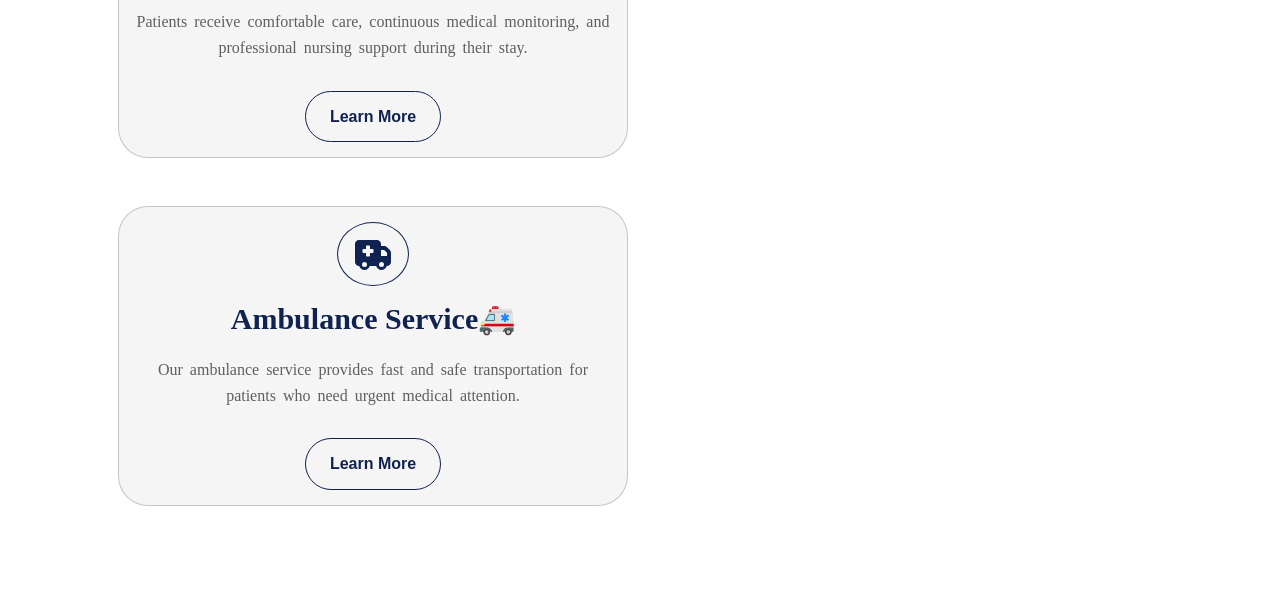
<file: services.html>
<!DOCTYPE html>
<html lang="en">

<head>
    <meta charset="UTF-8">
    <meta name="viewport" content="width=device-width, initial-scale=1.0">
    <title>Document</title>

    <!-- google fonts -->
    <link rel="preconnect" href="https://fonts.googleapis.com">
    <link rel="preconnect" href="https://fonts.gstatic.com" crossorigin>
    <link href="https://fonts.googleapis.com/css2?family=Playwrite+GB+J+Guides:ital@0;1&display=swap" rel="stylesheet">
    <!-- wow.css -->
    <link rel="stylesheet" href="css/wow.min.css">
    <!-- animate.css -->
    <link rel="stylesheet" href="css/animate.min.css">
    <!-- font awesome .css -->
    <link rel="stylesheet" href="css/all.min.css">
    <!-- bootstrap.css -->
    <link rel="stylesheet" href="css/bootstrap.min.css">
    <!-- mdbootstrap.css -->
    <link rel="stylesheet" href="css/mdb.min.css">
    <!-- style.css -->
    <link rel="stylesheet" href="css/services.css">
</head>

<body>


    <!-- start navbar home section -->

    <nav class="navbar navbar-expand-lg navbar-light bg-light  pl-5 pr-5  navbar_home">


        <a class="navbar-brand" href="#"><img src="img/WhatsApp Image 2026-08-17 at 3.01.12 PM.png" class="img-fluid "
                width="140px"></a>


        <label class="switch mt-2">
            <input id="input" type="checkbox" />
            <div class="slider round">
                <div class="sun-moon">
                    <svg id="moon-dot-1" class="moon-dot" viewBox="0 0 100 100">
                        <circle cx="50" cy="50" r="50"></circle>
                    </svg>
                    <svg id="moon-dot-2" class="moon-dot" viewBox="0 0 100 100">
                        <circle cx="50" cy="50" r="50"></circle>
                    </svg>
                    <svg id="moon-dot-3" class="moon-dot" viewBox="0 0 100 100">
                        <circle cx="50" cy="50" r="50"></circle>
                    </svg>
                    <svg id="light-ray-1" class="light-ray" viewBox="0 0 100 100">
                        <circle cx="50" cy="50" r="50"></circle>
                    </svg>
                    <svg id="light-ray-2" class="light-ray" viewBox="0 0 100 100">
                        <circle cx="50" cy="50" r="50"></circle>
                    </svg>
                    <svg id="light-ray-3" class="light-ray" viewBox="0 0 100 100">
                        <circle cx="50" cy="50" r="50"></circle>
                    </svg>

                    <svg id="cloud-1" class="cloud-dark" viewBox="0 0 100 100">
                        <circle cx="50" cy="50" r="50"></circle>
                    </svg>
                    <svg id="cloud-2" class="cloud-dark" viewBox="0 0 100 100">
                        <circle cx="50" cy="50" r="50"></circle>
                    </svg>
                    <svg id="cloud-3" class="cloud-dark" viewBox="0 0 100 100">
                        <circle cx="50" cy="50" r="50"></circle>
                    </svg>
                    <svg id="cloud-4" class="cloud-light" viewBox="0 0 100 100">
                        <circle cx="50" cy="50" r="50"></circle>
                    </svg>
                    <svg id="cloud-5" class="cloud-light" viewBox="0 0 100 100">
                        <circle cx="50" cy="50" r="50"></circle>
                    </svg>
                    <svg id="cloud-6" class="cloud-light" viewBox="0 0 100 100">
                        <circle cx="50" cy="50" r="50"></circle>
                    </svg>
                </div>
                <div class="stars">
                    <svg id="star-1" class="star" viewBox="0 0 20 20">
                        <path
                            d="M 0 10 C 10 10,10 10 ,0 10 C 10 10 , 10 10 , 10 20 C 10 10 , 10 10 , 20 10 C 10 10 , 10 10 , 10 0 C 10 10,10 10 ,0 10 Z">
                        </path>
                    </svg>
                    <svg id="star-2" class="star" viewBox="0 0 20 20">
                        <path
                            d="M 0 10 C 10 10,10 10 ,0 10 C 10 10 , 10 10 , 10 20 C 10 10 , 10 10 , 20 10 C 10 10 , 10 10 , 10 0 C 10 10,10 10 ,0 10 Z">
                        </path>
                    </svg>
                    <svg id="star-3" class="star" viewBox="0 0 20 20">
                        <path
                            d="M 0 10 C 10 10,10 10 ,0 10 C 10 10 , 10 10 , 10 20 C 10 10 , 10 10 , 20 10 C 10 10 , 10 10 , 10 0 C 10 10,10 10 ,0 10 Z">
                        </path>
                    </svg>
                    <svg id="star-4" class="star" viewBox="0 0 20 20">
                        <path
                            d="M 0 10 C 10 10,10 10 ,0 10 C 10 10 , 10 10 , 10 20 C 10 10 , 10 10 , 20 10 C 10 10 , 10 10 , 10 0 C 10 10,10 10 ,0 10 Z">
                        </path>
                    </svg>
                </div>
            </div>
        </label>


        <button class="navbar-toggler" type="button" data-toggle="collapse" data-target="#navbarSupportedContent"
            aria-controls="navbarSupportedContent" aria-expanded="false" aria-label="Toggle navigation">
            <i class="fa-solid fa-bars fa-xl" style="color: rgb(116, 192, 252);"></i>
        </button>



        <div class="collapse navbar-collapse" id="navbarSupportedContent">

            <ul class="navbar-nav ml-auto pr-5">

                <li class="nav-item active">
                    <a href="Home.html" class="nav-link">Home <span class="sr-only">(current)</span></a>
                </li>

                <li class="nav-item">
                    <a class="nav-link" href="About.html">About</a>
                </li>

                <li class="nav-item">
                    <a href="doctors.html" class="nav-link ">Doctors</a>
                </li>

                <li class="nav-item">
                    <a href="services.html" class="nav-link ">Service</a>
                </li>

                <li class="nav-item">
                    <a  href="Department.html" class="nav-link ">Department</a>
                </li>

                <li class="nav-item">
                    <a href="Contact.html" class="nav-link ">Contact</a>
                </li>


                <li class="nav-item dropdown">
                    <a class="nav-link " href="#" role="button" data-toggle="dropdown" aria-expanded="false">
                        <i class="fa-solid fa-user" style="color: rgb(116, 192, 252);"></i> My profile
                    </a>
                    <div class="dropdown-menu">


                        <div class="input">
                            <a href="Puplicprofile.html" class="value">
                                <svg data-name="Layer 2" xmlns="http://www.w3.org/2000/svg" viewBox="0 0 16 16">
                                    <path
                                        d="m1.5 13v1a.5.5 0 0 0 .3379.4731 18.9718 18.9718 0 0 0 6.1621 1.0269 18.9629 18.9629 0 0 0 6.1621-1.0269.5.5 0 0 0 .3379-.4731v-1a6.5083 6.5083 0 0 0 -4.461-6.1676 3.5 3.5 0 1 0 -4.078 0 6.5083 6.5083 0 0 0 -4.461 6.1676zm4-9a2.5 2.5 0 1 1 2.5 2.5 2.5026 2.5026 0 0 1 -2.5-2.5zm2.5 3.5a5.5066 5.5066 0 0 1 5.5 5.5v.6392a18.08 18.08 0 0 1 -11 0v-.6392a5.5066 5.5066 0 0 1 5.5-5.5z"
                                        fill="#7D8590"></path>
                                </svg>
                                Public profile
                            </a>



                            <a href="Notification.html" class="value">
                                <svg xmlns="http://www.w3.org/2000/svg" viewBox="0 0 24 25" fill="none">
                                    <path fill-rule="evenodd" fill="#7D8590"
                                        d="m11.9572 4.31201c-3.35401 0-6.00906 2.59741-6.00906 5.67742v3.29037c0 .1986-.05916.3927-.16992.5576l-1.62529 2.4193-.01077.0157c-.18701.2673-.16653.5113-.07001.6868.10031.1825.31959.3528.67282.3528h14.52603c.2546 0 .5013-.1515.6391-.3968.1315-.2343.1117-.4475-.0118-.6093-.0065-.0085-.0129-.0171-.0191-.0258l-1.7269-2.4194c-.121-.1695-.186-.3726-.186-.5809v-3.29037c0-1.54561-.6851-3.023-1.7072-4.00431-1.1617-1.01594-2.6545-1.67311-4.3019-1.67311zm-8.00906 5.67742c0-4.27483 3.64294-7.67742 8.00906-7.67742 2.2055 0 4.1606.88547 5.6378 2.18455.01.00877.0198.01774.0294.02691 1.408 1.34136 2.3419 3.34131 2.3419 5.46596v2.97007l1.5325 2.1471c.6775.8999.6054 1.9859.1552 2.7877-.4464.795-1.3171 1.4177-2.383 1.4177h-14.52603c-2.16218 0-3.55087-2.302-2.24739-4.1777l1.45056-2.1593zm4.05187 11.32257c0-.5523.44772-1 1-1h5.99999c.5523 0 1 .4477 1 1s-.4477 1-1 1h-5.99999c-.55228 0-1-.4477-1-1z"
                                        clip-rule="evenodd"></path>
                                </svg>
                                Notifications
                            </a>
                        </div>

                    </div>
                </li>




            </ul>

              <button class="btn btn-primary">Logout</button>

        </div>
    </nav>

    <!-- end navbar home section -->


    <!-- start welcome services section  -->

    <section class="welcome-services">
        <div class="container">
            <div class="row mt-5">
                <div class="col-md-12">
                    <div class="text-center  ">
                        <h2>Our Services</h2>
                        <p>Comprehensive healthcare services designed to provide you <br>and your family with the best
                            possible care❤️.</p>

                    </div>
                </div>
            </div>
        </div>
    </section>


    <!-- end welcome services section  -->


    <!-- start services section -->
    <section class="services">
        <div class="container pr-5 pl-5">

            <div class="row">
                <div class="col-md-12">
                    <div class="text-center">
                        <h2>Our services</h2>
                        <img src="img/section-img.png" class="img-fluid mb-3 mt-3">
                        <h6>
                            Discover the healthcare services we provide for you and your family.
                        </h6>

                    </div>
                </div>

            </div>






            <div class="row mt-5">

                <div class="col-md-6">
                    <div class="services-card text-center">
                        <i class="fa-solid fa-user-doctor fa-2xl care " style="color:  #0f2250;"></i>
                        <h2>Medical Consultation🩺 </h2>
                        <p>Get professional medical advice from experienced doctors to understand your condition and
                            receive the right treatment.</p>
                        <button class="animated-button">
                            <span>Learn More</span>
                            <span></span>
                        </button>

                    </div>

                </div>

                <div class="col-md-6   image ">
                    <img src="img/4338bd_fcdb899d16104de191d0a815c8f06d6b~mv2.avif" class="img-fluid">

                </div>
            </div>


            <div class="row mt-5">

                <div class="col-md-6">
                    <div class="services-card text-center">
                       <i class="fa-solid fa-briefcase-medical fa-2xl care" style="color: #0f2250;"></i>
                        <h2>Emergency Care🚑 </h2>
                        <p>Receive quick and reliable medical care from our trained team during urgent and emergency situations.</p>
                        <button class="animated-button">
                            <span>Learn More</span>
                            <span></span>
                        </button>

                    </div>

                </div>

                <div class="col-md-6  image ">
                    <img src="img/istockphoto-1288457610-170667a.jpg" class="img-fluid">

                </div>
            </div>


            
            <div class="row mt-5">

                <div class="col-md-6">
                    <div class="services-card text-center">
                     <i class="fa-solid fa-microscope fa-2xl care" style="color:#0f2250 ;"></i>
                        <h2>Laboratory Tests🔬 </h2>
                        <p>Accurate laboratory tests help doctors identify health problems and choose the most suitable treatment.</p>
                        <button class="animated-button">
                            <span>Learn More</span>
                            <span></span>
                        </button>

                    </div>

                </div>

                <div class="col-md-6  image ">
                    <img src="img/the-scientist-conducts-an-experiment-using-test-tubes-in-a-modern-laboratory-environment-photo.jpeg" class="img-fluid">

                </div>
            </div>



            <div class="row mt-5">

                <div class="col-md-6">
                    <div class="services-card text-center">
                       <i class="fa-solid fa-x-ray fa-2xl care" style="color: #0f2250 ;"></i>
                        <h2>Radiology & Imaging🩻  </h2>
                        <p>
Advanced imaging services help doctors examine the body and detect health problems accurately.</p>
                        <button class="animated-button">
                            <span>Learn More</span>
                            <span></span>
                        </button>

                    </div>

                </div>

                <div class="col-md-6  image ">
                    <img src="img/تطبيقات-الأشعة-السينية.jpg" class="img-fluid">

                </div>
            </div>



            <div class="row mt-5">

                <div class="col-md-6">
                    <div class="services-card text-center">
                    <i class="fa-solid fa-syringe fa-2xl care" style="color: #0f2250 ;"></i>
                        <h2>Vaccination💉 </h2>
                        <p>Protect yourself and your family with essential vaccinations provided by qualified healthcare professionals.</p>
                        <button class="animated-button">
                            <span>Learn More</span>
                            <span></span>
                        </button>

                    </div>

                </div>

                <div class="col-md-6  image ">
                    <img src="img/Untitled_design.webp" class="img-fluid">

                </div>
            </div>


           


                 <div class="row mt-5">

                <div class="col-md-6">
                    <div class="services-card text-center">
                    <i class="fa-solid fa-mask-face fa-2xl care" style="color: #0f2250 ;"></i>
                        <h2>Surgical Procedures🏥 </h2>
                        <p>Our skilled surgical team provides safe procedures using modern medical techniques and careful patient care.</p>
                        <button class="animated-button">
                            <span>Learn More</span>
                            <span></span>
                        </button>

                    </div>

                </div>

                <div class="col-md-6  image ">
                    <img src="img/group-surgeons-doing-surgery-hospital-operating-theater-medical-team-doing-critical-operation_124865-22625.avif" class="img-fluid">

                </div>
            </div>





                <div class="row mt-5">

                <div class="col-md-6">
                    <div class="services-card text-center">
                   <i class="fa-solid fa-heart-pulse fa-2xl care" style="color: #0f2250 ;"></i>
                        <h2>Inpatient Care⚕️ </h2>
                        <p>Patients receive comfortable care, continuous medical monitoring, and professional nursing support during their stay.</p>
                        <button class="animated-button">
                            <span>Learn More</span>
                            <span></span>
                        </button>

                    </div>

                </div>

                <div class="col-md-6  image ">
                    <img src="img/OIP.webp" class="img-fluid">

                </div>
            </div>




                <div class="row mt-5">

                <div class="col-md-6">
                    <div class="services-card text-center">
                   <i class="fa-solid fa-truck-medical fa-2xl care" style="color: #0f2250;"></i>
                        <h2>Ambulance Service🚑 </h2>
                        <p>Our ambulance service provides fast and safe transportation for patients who need urgent medical attention.</p>
                        <button class="animated-button">
                            <span>Learn More</span>
                            <span></span>
                        </button>

                    </div>

                </div>

                <div class="col-md-6  image ">
                    <img src="img/NON-EMERGENCY-main-1.jpg" class="img-fluid">

                </div>
            </div>



        </div>
    </section>

    <!-- start services section -->























    <!-- wow.js -->
    <script src="js/wow.min.js"></script>
    <script>

        new WOW().init();

    </script>

    <!--font awesome.js -->
    <script src="js/all.min.js"></script>

    <!-- jquery.js -->
    <script src="js/jquery.slim.min.js"></script>
    <!-- popper.js -->
    <script src="js/popper.min.js"></script>
    <!-- bootstrap.js -->
    <script src="js/bootstrap.min.js"></script>

    <!-- mdbootstrap.js -->
    <script src="js/mdb.umd.min.js"></script>

    <!-- main.js -->
    <script src="js/services.js"></script>
</body>

</html>
</file>
<file: css/home.css>
*{
    padding: 0;
    margin: 0;
    box-sizing: border-box;
}



/* start navbar home section */


/* الخط الى تحت ال <a> */

@media(min-width:991px){

    .nav-link{
        position: relative;
        transition: 0.3;
        margin-left: 10px;
        font-size: 18px;
    }
    
    .nav-link::after{
        content: "";
        position: absolute;
        left:0;
        bottom: -5px;
        width: 0;
        height: 2px;
        background: rgb(14, 140, 237);
    
    
    }
    
    .nav-link:hover::after{
        width: 100%;
       
    }
    
    .nav-link:hover{
     color: rgb(14, 140, 237)!important;
      transform: scale(1.2);
    }
}




/* تثبيت ال nav */

.navbar{
    position: fixed;
    top: 0;
    z-index: 999;
    width: 100%;
    left: 0;
}


/* الزرار يفتح ال <a>بشكل محترف */

@media(max-width:991px){

    .navbar{
        /* position: relative; */
          position: fixed;
    top: 0;
    z-index: 999;
    width: 100%;
    left: 0;
    }

    .navbar-collapse{
        position: absolute;
        top: 70%;
        right:10px;
        width: 130px;
        background-color: #f1f2f6;
        z-index:999;
        padding: 15px;
        border-radius: 15px;
        text-align: center;
        font-weight: 600;
        font-size: 17px;
    }
}


/* light & dark mood */

body.dark .navbar_home{
   
    background-color: #17191c !important;
    box-shadow: 0 3px 15px rgba(116, 192, 252, 0.15);
    border-bottom: 1px solid rgba(116, 192, 252, 0.15);
}




body.dark .navbar_home .nav-link{
  color: white !important;
 
}

body.dark .home p{
    color:#17191cab
}

body.dark .about-home{
    background-color: black ;
}

body.dark .about-home p{
    color: white;
}

body.dark .about-home h6{
    color: white;
}

body.dark .about-home h2{
    color: #0f2250;
}

body.dark .video_home{
    background-color: black;
   
}

body.dark .video_home h2{

    color: white;
   
}

body.dark .time{

    background-color: #bdc3c7;
   
}

body.dark .opinion-home{
  background-color: black;
}

body.dark .opinion-home h2{
 color: white;
}


body.dark .opinion-home .cards{
  background-color:#bdc3c7 ;
}


/* جاهز */

.switch {
  position: relative;
  display: inline-block;
  width: 60px;
  height: 34px;
}

.switch #input {
  opacity: 0;
  width: 0;
  height: 0;
}

.slider {
  position: absolute;
  cursor: pointer;
  top: 0;
  left: 0;
  right: 0;
  bottom: 0;
  background-color: #2196f3;
  -webkit-transition: 0.4s;
  transition: 0.4s;
  z-index: 0;
  overflow: hidden;
}

.sun-moon {
  position: absolute;
  content: "";
  height: 26px;
  width: 26px;
  left: 4px;
  bottom: 4px;
  background-color: yellow;
  -webkit-transition: 0.4s;
  transition: 0.4s;
}

#input:checked + .slider {
  background-color: black;
}

#input:focus + .slider {
  box-shadow: 0 0 1px #2196f3;
}

#input:checked + .slider .sun-moon {
  -webkit-transform: translateX(26px);
  -ms-transform: translateX(26px);
  transform: translateX(26px);
  background-color: white;
  -webkit-animation: rotate-center 0.6s ease-in-out both;
  animation: rotate-center 0.6s ease-in-out both;
}

.moon-dot {
  opacity: 0;
  transition: 0.4s;
  fill: gray;
}

#input:checked + .slider .sun-moon .moon-dot {
  opacity: 1;
}

.slider.round {
  border-radius: 34px;
}

.slider.round .sun-moon {
  border-radius: 50%;
}

#moon-dot-1 {
  left: 10px;
  top: 3px;
  position: absolute;
  width: 6px;
  height: 6px;
  z-index: 4;
}

#moon-dot-2 {
  left: 2px;
  top: 10px;
  position: absolute;
  width: 10px;
  height: 10px;
  z-index: 4;
}

#moon-dot-3 {
  left: 16px;
  top: 18px;
  position: absolute;
  width: 3px;
  height: 3px;
  z-index: 4;
}

#light-ray-1 {
  left: -8px;
  top: -8px;
  position: absolute;
  width: 43px;
  height: 43px;
  z-index: -1;
  fill: white;
  opacity: 10%;
}

#light-ray-2 {
  left: -50%;
  top: -50%;
  position: absolute;
  width: 55px;
  height: 55px;
  z-index: -1;
  fill: white;
  opacity: 10%;
}

#light-ray-3 {
  left: -18px;
  top: -18px;
  position: absolute;
  width: 60px;
  height: 60px;
  z-index: -1;
  fill: white;
  opacity: 10%;
}

.cloud-light {
  position: absolute;
  fill: #eee;
  animation-name: cloud-move;
  animation-duration: 6s;
  animation-iteration-count: infinite;
}

.cloud-dark {
  position: absolute;
  fill: #ccc;
  animation-name: cloud-move;
  animation-duration: 6s;
  animation-iteration-count: infinite;
  animation-delay: 1s;
}

#cloud-1 {
  left: 30px;
  top: 15px;
  width: 40px;
}

#cloud-2 {
  left: 44px;
  top: 10px;
  width: 20px;
}

#cloud-3 {
  left: 18px;
  top: 24px;
  width: 30px;
}

#cloud-4 {
  left: 36px;
  top: 18px;
  width: 40px;
}

#cloud-5 {
  left: 48px;
  top: 14px;
  width: 20px;
}

#cloud-6 {
  left: 22px;
  top: 26px;
  width: 30px;
}

@keyframes cloud-move {
  0% {
    transform: translateX(0px);
  }

  40% {
    transform: translateX(4px);
  }

  80% {
    transform: translateX(-4px);
  }

  100% {
    transform: translateX(0px);
  }
}

.stars {
  transform: translateY(-32px);
  opacity: 0;
  transition: 0.4s;
}

.star {
  fill: white;
  position: absolute;
  -webkit-transition: 0.4s;
  transition: 0.4s;
  animation-name: star-twinkle;
  animation-duration: 2s;
  animation-iteration-count: infinite;
}

#input:checked + .slider .stars {
  -webkit-transform: translateY(0);
  -ms-transform: translateY(0);
  transform: translateY(0);
  opacity: 1;
}

#star-1 {
  width: 20px;
  top: 2px;
  left: 3px;
  animation-delay: 0.3s;
}

#star-2 {
  width: 6px;
  top: 16px;
  left: 3px;
}

#star-3 {
  width: 12px;
  top: 20px;
  left: 10px;
  animation-delay: 0.6s;
}

#star-4 {
  width: 18px;
  top: 0px;
  left: 18px;
  animation-delay: 1.3s;
}

@keyframes star-twinkle {
  0% {
    transform: scale(1);
  }

  40% {
    transform: scale(1.2);
  }

  80% {
    transform: scale(0.8);
  }

  100% {
    transform: scale(1);
  }
}

/* my profile   جاهز*/

.input {
  display: flex;
  flex-direction: column;
  width: 200px;
  background-color: #0D1117;
  justify-content: center;
  border-radius: 5px
}

.value {
  background-color: transparent;
  border: none;
  padding: 10px;
  color: white;
  display: flex;
  position: relative;
  gap: 5px;
  cursor: pointer;
  border-radius: 4px;
}

.value:not(:active):hover,
.value:focus {
  background-color: #21262C;
}

.value:focus,
.value:active {
  background-color: #1A1F24;
  outline: none;
}

.value::before {
  content: "";
  position: absolute;
  top: 5px;
  left: -10px;
  width: 5px;
  height: 80%;
  background-color: #2F81F7;
  border-radius: 5px;
  opacity: 0;
}

.value:focus::before,
.value:active::before {
  opacity: 1;
}

.value svg {
  width: 15px
}


/* ///////////////// */

.navbar_home a{
  text-transform: capitalize;
}


.navbar_home button{
  text-transform: capitalize;
}





/* end navbar home section */

/* start home section */

.home{
    background-image: url(../img/blog-1.jpeg);
    background-position: center;
    background-size: cover;
   height: 620px;
   padding: 70px 0;
   margin-top: 65px;
}

.medical{
    margin-top:80px;
    margin-left: 5px;
   
}

.home a{
 text-transform: capitalize;
 margin-right: 9px;
  font-size: 15px;
}

.home span{
    color:rgb(14, 140, 237);
}

.home p{
    margin-bottom: 20px;
    word-spacing: 2px;
   
}

.home h2{
    color:black;
    margin-bottom: 15px;
     font-weight: 700px;
}

.home h5{
    color:black;
    margin-bottom: 20px;
    font-weight: 700px;
}



/* end home section */


/* start about home section */

.about-home{
    padding: 70px 0;
}

.about-home h2{
    color:black;
    font-weight: 600;
}

.about-home hr{
    height: 5px;
    background-color: #0984e3;
    width:10%;
}


.about-home p{
    color: black;
    word-spacing: 2px;
}

.know{
    color: #0f2250 !important;
}

.about-home img{
    margin-top: 80px;
}

/* end about home section */

/* start info home section */
 
.info_home{
  
  background:linear-gradient(#74baff7c) , url(../img/info-bg.jpg);
    height: 300px;
}

.icon{
    margin-top: 80px;
}

@media (max-width: 767px) {
    .info_home {
        background: #192a56;
        padding: 70px 0;
        margin-top: 10px;
        height: auto;
    }
}

/* end info home section */

/* start video home section*/

.video_home{
    padding: 70px 0;
    background-color: whitesmoke;
}

.video_home h2{
    color: black;
    font-weight: 600;
}

/*  start ال like ,unlike */

.like-unlike-radio {
  --inactive-color: #515254;
  --active-color: #1877f2;
  --hover: #515254;
  display: flex;
  align-items: center;
  column-gap: 24px;
  flex-shrink: 0;
}
.like-unlike-radio .custom-radio-fb {
  display: none;
}
.like-unlike-radio .feedback-label {
  display: flex;
  flex-direction: column;
  align-items: center;
  row-gap: 10px;
  font-size: 14px;
  font-weight: 600;
  color: var(--inactive-color);
  margin: 0;
  cursor: pointer;
  transition: 0.2s ease-in-out;
  -webkit-transition: 0.2s ease-in-out;
  -moz-transition: 0.2s ease-in-out;
  -ms-transition: 0.2s ease-in-out;
  -o-transition: 0.2s ease-in-out;
}
.like-unlike-radio .feedback-label:hover {
  color: var(--hover);
}
.icon {
  transition: 0.2s ease-in-out;
  -webkit-transition: 0.2s ease-in-out;
  -moz-transition: 0.2s ease-in-out;
  -ms-transition: 0.2s ease-in-out;
  -o-transition: 0.2s ease-in-out;
}
.like-unlike-radio .feedback-label:hover .icon {
  transform: scale(1.3);
}
.like-unlike-radio .custom-radio-fb:checked ~ .feedback-label {
  color: var(--active-color);
}
.like-unlike-radio .custom-radio-fb:checked ~ .feedback-label svg {
  animation: keyframes-fill 0.2s ease-in-out;
}
/* ------ Animation ------ */
@keyframes keyframes-fill {
  0% {
    transform: scale(0);
    opacity: 0;
  }
  50% {
    transform: scale(1.2) rotate(-10deg);
  }
}


/*  end ال like ,unlike */



.time{
    background-color: white;
    border: 1px solid rgba(0, 0, 0, 0.112);
    border-radius: 20px;
    padding: 15px;
    width: 80%;
    margin-left: 70px;

}

.video_home h4{
    color: black;
    font-weight: 600;
}

.video_home p{
    color: black;
  margin-top: 5px;
}

.video_home span{
    color:rgb(14, 140, 237);
 
}



@media (max-width: 575px) {
    .video_home video {
        width: 100%;
       
    }
}

/* علشان ال card تيجى فى النصف */
@media (max-width: 575px) {
    .video_home .time {
        width: 90%;
        margin-left: auto;
        margin-right: auto;
    }
}

/* end video home section*/





/* start call home section */

.call_home{
  
   background: linear-gradient(#28394ab1) , url(../img/call-bg.jpg);
   background-position: center;
   background-size: cover;
    height: 400px;
    padding: 90px 0;
}

.call_home h2{
    color: #282936;
    font-weight: 600;
    font-size: 25px;
}

/*  start learn more */


.call_home a:nth-of-type(2) {
 position: relative;
 display: inline-block;
 cursor: pointer;
 outline: none;
 border: 0;
 vertical-align: middle;
 text-decoration: none;
 background: transparent;
 padding: 0;
 font-size: inherit;
 font-family: inherit;
}

.call_home a:nth-of-type(2).learn-more {
 width: 12rem;
 height: auto;
}

.call_home a:nth-of-type(2).learn-more .circle {
 transition: all 0.45s cubic-bezier(0.65, 0, 0.076, 1);
 position: relative;
 display: block;
 margin: 0;
 width: 3rem;
 height: 3rem;
 background: #282936;
 border-radius: 1.625rem;
}

 .call_home a:nth-of-type(2).learn-more .circle .icon {
 transition: all 0.45s cubic-bezier(0.65, 0, 0.076, 1);
 position: absolute;
 top: 0;
 bottom: 0;
 margin: auto;
 background: #fff;
}

 .call_home a:nth-of-type(2).learn-more .circle .icon.arrow {
 transition: all 0.45s cubic-bezier(0.65, 0, 0.076, 1);
 left: 0.625rem;
 width: 1.125rem;
 height: 0.125rem;
 background: none;
}

.call_home a:nth-of-type(2).learn-more .circle .icon.arrow::before {
 position: absolute;
 content: "";
 top: -0.29rem;
 right: 0.0625rem;
 width: 0.625rem;
 height: 0.625rem;
 border-top: 0.125rem solid #fff;
 border-right: 0.125rem solid #fff;
 transform: rotate(45deg);
}
.call_home a:nth-of-type(2).learn-more .button-text {
 transition: all 0.45s cubic-bezier(0.65, 0, 0.076, 1);
 position: absolute;
 top: 0;
 left: 0;
 right: 0;
 bottom: 0;
 padding: 0.75rem 0;
 margin: 0 0 0 1.85rem;
 color: #282936;
 font-weight: 700;
 line-height: 1.6;
 text-align: center;
 text-transform: uppercase;
}

.call_home a:nth-of-type(2):hover .circle {
 width: 100%;
}

.call_home a:nth-of-type(2):hover .circle .icon.arrow {
 background: #fff;
 transform: translate(1rem, 0);
}

.call_home a:nth-of-type(2):hover .button-text {
 color: #fff;
}

/* end learn more */


.call_home a:nth-of-type(1){
    font-size: 15px;
}

.call_home a{
    text-transform: capitalize;
}


/* end call home section */



/* start opinion home section */

.opinion-home h2{
    color:black;
    font-size: 30px;
    font-weight: 600;
}

.opinion-home{
   
    padding: 50px 0;
}

.opinion-home img{
    border-radius: 50%;
}


.opinion-home h5{
    color: black;
    font-size: 23px;
    font-weight: 600;
}

.opinion-home p{
    color: black;
}

.opinion-home .row{
    margin-top: 100px;
}




/* جديد */
.cards{
    position: relative;
    background: #fff;
    padding: 70px 20px 20px;
    text-align: center;
    border-radius: 10px;
   
    background-color:  #ecf0f1;    /* من عندى */
  border-radius: 20px;                   /* من عندى */
  margin-bottom: 90px;                 /* sm من عندى         هيفيد فى حجم الشاشه ال  */   

}

.cards img{
    width: 100px;
    height: 100px;
    border-radius: 50%;
    position: absolute;
    top: -50px;      /* يطلع نص الصورة فوق */
    left: 50%;
    transform: translateX(-50%);
    border: 5px solid #fff;
}

/* جديد */




@media(max-width:575px){

    .opinion-home h2{
        font-size: 25px;
    }
}



/* end opinion home section */


 /* start review section  */

/* كارد جاهز  بدايه*/
.card {
  position: relative;
  width: 200px;
  height: 280px;
  border-radius: 14px;
  z-index: 1111;
  overflow: hidden;
  display: flex;
  flex-direction: column;
  align-items: center;
  justify-content: center;
  box-shadow: 20px 20px 60px #bebebe, -20px -20px 60px #ffffff;
  ;
}

.bg {
  position: absolute;
  top: 5px;
  left: 5px;
  width: 190px;
  height: 260px;
  z-index: 2;
  background: rgba(255, 255, 255, .95);
  backdrop-filter: blur(24px);
  border-radius: 10px;
  overflow: hidden;
  outline: 2px solid white;



}

.blob {
  position: absolute;
  z-index: 1;
  top: 50%;
  left: 50%;
  width: 150px;
  height: 150px;
  border-radius: 50%;
  background-color: #ff0000;
  opacity: 1;
  filter: blur(12px);
  animation: blob-bounce 5s infinite ease;
}

@keyframes blob-bounce {
  0% {
    transform: translate(-100%, -100%) translate3d(0, 0, 0);
  }

  25% {
    transform: translate(-100%, -100%) translate3d(100%, 0, 0);
  }

  50% {
    transform: translate(-100%, -100%) translate3d(100%, 100%, 0);
  }

  75% {
    transform: translate(-100%, -100%) translate3d(0, 100%, 0);
  }

  100% {
    transform: translate(-100%, -100%) translate3d(0, 0, 0);
  }
}


/* نهايه كارد جاهز */


.review_home{
  background-color: #192a56;
padding: 70px 0;
}


/* بدايه النجوم جاهز*/

.rating:not(:checked) > input {
  position: absolute;
  appearance: none;
}

.rating:not(:checked) > label {
  float: right;
  cursor: pointer;
  font-size: 30px;
  fill: #666;
}

.rating:not(:checked) > label > svg {
  fill: #666; /* Set default color for SVG */
  transition: fill 0.3s ease; /* Add a transition effect */
}

.rating > input:checked + label:hover,
.rating > input:checked + label:hover ~ label,
.rating > input:checked ~ label:hover,
.rating > input:checked ~ label:hover ~ label,
.rating > label:hover ~ input:checked ~ label {
  fill: #e58e09;
}

.rating:not(:checked) > label:hover,
.rating:not(:checked) > label:hover ~ label {
  fill: #ff9e0b;
}

.rating > input:checked ~ label > svg {
  fill: #ffa723; /* Set color for selected stars */
}



/* نهايه النجوم جاهز */


.review h5{
  color:rgb(153, 37, 37);
  font-weight: 600;
}


.review p{
 color: black;
 margin-bottom: 1px;
}


.review hr{
 
 height: 5px;
 background-color: #090f13;
 width: 40%;
}

.review_home img{
 border-radius: 20px;
}

.review_home input{
  text-transform: capitalize;
  width: 100px;
}
 /* end review section  */
</file>
<file: css/style.css>
*{
    padding: 0;
    margin: 0;
    box-sizing: border-box;
}

.welcome{
    background-color: #ecf0f1;
    padding: 200px 0;
    height: 900px;
}

.welcome a{
   width: 20%;
    margin-bottom: 50px;
   text-transform: capitalize;
}

.welcome h2{
    color: black;
    font-weight: 700;
    font-size: 50px;
    margin-bottom: 20px;
}

.welcome p{
    color: black;
    margin-bottom: 20px;
   
}

.welcome span{
    color: #3498db;
   
}

.welcome img{
   width:600px;
   
   
}



/* dark mood */

body.dark .welcome{
    background-color: black;
}

body.dark .welcome p {
    color: white;
}

body.dark .welcome h2 {
    color: white;
}
body.dark .welcome span{
    color:#3498db ;
}
</file>
<file: css/about.css>
*{
    padding: 0;
    margin: 0;
    box-sizing: border-box;
}


.heart-about{
    background-image: url(../img/WhatsApp\ Image\ 2026-09-08\ at\ 9.46.11\ PM.jpeg);
    background-position: center;
    background-size: cover;
    height: 600px;
    padding: 60px 0;
    margin-top: 70px;
}

.contain{
    margin-top: 80px;
}


.contain h2{
  margin-bottom: 30px;
  font-weight: 700;
  color: #192a56;
  word-spacing: 3px;
  font-family: serif;
}

.contain p{
  margin-bottom: 30px;
  color: rgba(0, 0, 0, 0.53);
    word-spacing: 2px;

}

.contain span{
  
  color: rgba(255, 255, 0, 0.523);

}

.contain button{
  
  text-transform: capitalize;

}


/* /////////////////////////// */
.heart-about.light-mode {
    background-image: url("../img/WhatsApp\ Image\ 2026-09-08\ at\ 9.46.10\ PM.jpeg");
}

@media(max-width:575px){
    .heart-about button{
        opacity: 0;
        visibility: hidden;
    }
}



/* start mission section */

.mission-about{
    padding: 80px 0;
    
}

.mission-about h2{
  font-weight: 700;
  color: #192a56;
  font-family: cursive;

}

.mission-about p{
    font-family: cursive;
    color: black;
 

}

.mission-about .row {
    column-rule: 4px solid rgb(116, 192, 252);
 
}


body.dark .mission-about{
    background-color: black;
}

body.dark .mission-about p{
 color: white;
}



/* end mission section */


/* start choose section */

.choose-about{
    padding: 80px 0;
    background-color: whitesmoke;
}


.choose-about h2{
    font-weight: 700;
    color:#192a56;
      word-spacing: 3px;
    
}


.choose-about h3{
    font-weight: 700;
    color:#192a56;
      word-spacing: 3px;

}


.choose-about p{
   color: black;
   font-family: cursive;
  word-spacing: 3px;

}


.choose-about a{
  text-transform: capitalize;

}

.choose{
    margin-top: 100px;
}


body.dark .choose-about{
    background-color: black;
    border-top: 1px solid rgba(192, 192, 192, 0.279);
}

body.dark .choose-about p{
color: white;
}


/* صور */

.image-stack {
    position: relative;
    width: 400px;
    height: 450px;
    margin: auto;
}

.stack-img {
    position: absolute;
    width: 300px;
    height: 380px;
    object-fit: cover;
    border-radius: 20px;
    cursor: pointer;
    transition: all 0.6s ease;
}

/* الأولى */
.img-one {
    top: 0;
    left: 0;
    z-index: 3;
}

/* الثانية */
.img-two {
    top: 25px;
    left: 35px;
    z-index: 2;
}

/* الثالثة */
.img-three {
    top: 50px;
    left: 100px;
    z-index: 1;
}



/* hover*/

.img-one:hover {
    transform: scale(1.08) translateY(-30px);
    z-index: 10;
}

.img-two:hover {
    transform: scale(1.08) translateY(-30px);
    z-index: 10;
}

.img-three:hover {
    transform: scale(1.08) translateY(-30px);
    z-index: 10;
}



@media (max-width: 575px) {

    .image-stack {
        width: 100%;
        height: 400px;
        margin: auto;
    }

    .stack-img {
        width: 220px;
        height: 300px;
    }

    .img-one {
        left: 0;
    }

    .img-two {
        left: 30px;
        top: 25px;
    }

    .img-three {
        left: 60px;
        top: 50px;
    }
}
/* end choose section */




/* start info about section */


.info-about{
  background:linear-gradient(rgba(43, 43, 196, 0.699)),url(../img/info-bg.jpg);
  padding: 70px 0;
}

.icon-about{
    width: 30px;
    height: 30px;
    border: 2px solid white;
    border-radius: 50%;
    padding: 20px;
  
   
}

.icon-about:hover{
    background-color: rgba(245, 245, 245, 0.409);
}

.info-about h2{
    color: white;
}

.info-about p{
    color: white;
}






/* end info about section */
</file>
<file: css/Department.css>
*{
    padding: 0;
    margin: 0;
    box-sizing: border-box;
}


.department{
    background:linear-gradient(rgba(0, 0, 0, 0.42)) ,
    url(../img/WhatsApp\ Image\ 2026-09-07\ at\ 3.31.32\ PM.jpeg);

    background-position: center;
    background-size: cover;

    height: 640px;

    margin-top: 50px;

    position: relative;
}


.one{
    margin-top: 110px;
}

.one h6{
    color: blue;

    letter-spacing: 3px;

    font-family: "Poppins", sans-serif;
}

.one h2{
    color: white;

    font-weight: 700;

    margin-top: 15px;

    font-family: "Poppins", sans-serif;
}

.one p{
    color: rgba(255, 255, 255, 0.559);

    word-spacing: 2px;

    margin-top: 15px;

    font-family: "Poppins", sans-serif;
}


/* ////////////////////////////////////////// */


.title {
    position: absolute;

    width: 500px;
    height: 500px;

    top: 50%;
    left: 70%;

    transform: translate(-50%, -50%);
}


/* كل Department */

.department-item {
    position: absolute;
}


/* اسم القسم */

.department-item h5 {
    color: white;

    font-family: cursive;

    margin: 0;
}


/* أماكن الأقسام */

.department-item:nth-child(1) {
    top: 30%;
    left: 0;
}

.department-item:nth-child(2) {
    top: 62%;
    left: 0;
}

.department-item:nth-child(3) {
    top: 93%;
    left: 20%;
}

.department-item:nth-child(4) {
    top: 25%;
    left: 60%;
}

.department-item:nth-child(5) {
    bottom: 0;
    left: 80%;
}

.department-item:nth-child(6) {
    Top: 83%;
    left: 50%;
}


/* الكارت اللي بيظهر */

.description {
    box-shadow: 0 10px 30px rgba(0,0,0,0.2);

    background: #273c75e5;
    border: 1px solid #273c75ba;

    width: 240px;

    padding: 15px;

    border-radius: 30px;

    opacity: 0;

    visibility: hidden;

    transition: 0.4s ease;
}


/* لما أعمل Hover على القسم */

.department-item:hover .description {
    opacity: 1;

    visibility: visible;
}


.department-item h4{
    color: white;
}

.department-item p{
    color: white;
}


/* //////////////////////////////////////// */
/*          RESPONSIVE فقط من هنا           */
/* //////////////////////////////////////// */


/* =========================================
   TABLET
   768px → 991px
========================================= */

@media (min-width: 768px) and (max-width: 991px) {

    .department {
        height: 700px;
    }

    .title {
        width: 330px;
        height: 400px;

        left: 68%;
    }

    .department-item h5 {
        font-size: 16px;
    }

    /* Department 1 */

    .department-item:nth-child(1) {
        top: 25%;
        left: 0;
    }

    /* Department 2 */

    .department-item:nth-child(2) {
        top: 70%;
        left: 0;
    }

    /* Department 3 */

    .department-item:nth-child(3) {
        top:99% ;
        left: 30%;
    }

    /* Department 4 */

    .department-item:nth-child(4) {
        top: 10%;
        left: 55%;
    }

    /* Department 5 */

    .department-item:nth-child(5) {
        top: 48%;
        left: 70%;
    }

    /* Department 6 */

    .department-item:nth-child(6) {
        top: 90%;
        left: 70%;
    }

    .description {
        width: 220px;

        padding: 15px;
    }
}


/* =========================================
   SMALL TABLET
   
========================================= */

@media (max-width: 767px) {
    .department {
        height: auto;
        padding: 50px 20px;
        
    }

    .title {
        position: relative;

        width: 100%;
        height: auto;

        top: auto;
        left: auto;

        transform: none;

        padding: 30px 0;
    }

    .department-item {
        position: relative;

        top: auto !important;
        left: auto !important;
        bottom: auto !important;

        width: 100%;

        margin-bottom: 30px;
    }

    .department-item h5 {
        font-size: 17px;
    }

    .description {
        width: 100%;

        max-width: 350px;

        margin-top: 10px;

        padding: 15px;

        border-radius: 20px;
    }

    .description h4 {
        font-size: 18px;
    }

    .description p {
        font-size: 14px;

        line-height: 1.6;
    }
}
</file>
<file: css/details.css>
*{
    padding: 0;
    margin: 0;
    box-sizing: border-box;
}

.details-home{
    background-color: rgba(245, 245, 245, 0.315);
    padding: 130px 0;
}

.details-home h5{
    color: #192a56;
    font-weight: 600;
}


.details-home img{
    width: 340px;
   
}
.details-home a{
    text-transform: capitalize;
    width: 50%;
   
}


.details-home h4{
     color: #192a56;
     font-weight: 600;
}

/* dark mood */

body.dark .details-home{
    background-color: black;
}

body.dark .details-home h5 {
   color: white;
}

body.dark .details-home h4 {
   color: white;
}

body.dark .details-home a:nth-of-type(2){
  background-color: white;
  color: black;
}
</file>
<file: css/doctors.css>
*{
    padding: 0;
    margin: 0;
    box-sizing: border-box;
}

 .search-doctors {
    padding: 100px 0;
   

  
} 

 .search-doctors input[type="text"] {
  width: 50%;
  border-radius: 40px;
  padding: 10px;
   

  
} 


.doctor {
    background: #fff;
    padding: 25px 20px;
    border-radius: 25px;
    box-shadow: 0 8px 25px rgba(0, 0, 0, 0.08);
    transition: all 0.3s ease;
    overflow: hidden;
}

.doctor:hover {
    transform: translateY(-8px);
    box-shadow: 0 15px 35px rgba(0, 0, 0, 0.15);
}

.doctor img {
    width: 200px;
    height: 200px;
    object-fit: cover;
    border-radius: 50%;
    border: 5px solid #f1f7ff;
    transition: 0.3s ease;
}

.doctor:hover img {
    transform: scale(1.05);
}

.doctor h3 {
    color: #222;
    font-weight: 600;
    margin-bottom: 10px;
}

.doctor h6 {
    color: #777;
    font-size: 15px;
    margin-bottom: 20px;
}

.doctor a {
    padding: 10px 25px;
    text-transform: capitalize;
    transition: 0.3s ease;
}


.search-doctors{
    background-color: whitesmoke;
}

/* dark mood */

body.dark .search-doctors{
    background-color: black;
}


body.dark .doctor{
    background-color: #dfe6e9;
}
</file>
<file: css/login.css>
*{
    padding: 0;
    margin: 0;
    box-sizing: border-box;
}



.container {
  max-width: 350px;
  background: #F8F9FD;
  background: linear-gradient(0deg, rgb(255, 255, 255) 0%, rgb(244, 247, 251) 100%);
  border-radius: 40px;
  padding: 25px 35px;
  border: 5px solid rgb(255, 255, 255);
  box-shadow: rgba(133, 189, 215, 0.8784313725) 0px 30px 30px -20px;
  margin: 20px;
}

.heading {
  text-align: center;
  font-weight: 900;
  font-size: 30px;
  color: rgb(16, 137, 211);
}

.form {
  margin-top: 20px;
}

.form .input {
  width: 100%;
  background: white;
  border: none;
  padding: 15px 20px;
  border-radius: 20px;
  margin-top: 15px;
  box-shadow: #cff0ff 0px 10px 10px -5px;
  border-inline: 2px solid transparent;
}

.form .input::-moz-placeholder {
  color: rgb(170, 170, 170);
}

.form .input::placeholder {
  color: rgb(170, 170, 170);
}

.form .input:focus {
  outline: none;
  border-inline: 2px solid #12B1D1;
}

.form .forgot-password {
  display: block;
  margin-top: 10px;
  margin-left: 10px;
}

.form .forgot-password a {
  font-size: 11px;
  color: #0099ff;
  text-decoration: none;
}

.form .login-button {
  display: block;
  width: 100%;
  font-weight: bold;
  background: linear-gradient(45deg, rgb(16, 137, 211) 0%, rgb(18, 177, 209) 100%);
  color: white;
  padding-block: 15px;
  margin: 20px auto;
  border-radius: 20px;
  box-shadow: rgba(133, 189, 215, 0.8784313725) 0px 20px 10px -15px;
  border: none;
  transition: all 0.2s ease-in-out;
}

.form .login-button:hover {
  transform: scale(1.03);
  box-shadow: rgba(133, 189, 215, 0.8784313725) 0px 23px 10px -20px;
}

.form .login-button:active {
  transform: scale(0.95);
  box-shadow: rgba(133, 189, 215, 0.8784313725) 0px 15px 10px -10px;
}

.social-account-container {
  margin-top: 25px;
}

.social-account-container .title {
  display: block;
  text-align: center;
  font-size: 10px;
  color: rgb(170, 170, 170);
}

.social-account-container .social-accounts {
  width: 100%;
  display: flex;
  justify-content: center;
  gap: 15px;
  margin-top: 5px;
}

.social-account-container .social-accounts .social-button {
  background: linear-gradient(45deg, rgb(0, 0, 0) 0%, rgb(112, 112, 112) 100%);
  border: 5px solid white;
  padding: 5px;
  border-radius: 50%;
  width: 40px;
  aspect-ratio: 1;
  display: grid;
  place-content: center;
  box-shadow: rgba(133, 189, 215, 0.8784313725) 0px 12px 10px -8px;
  transition: all 0.2s ease-in-out;
}

.social-account-container .social-accounts .social-button .svg {
  fill: white;
  margin: auto;
}

.social-account-container .social-accounts .social-button:hover {
  transform: scale(1.2);
}

.social-account-container .social-accounts .social-button:active {
  transform: scale(0.9);
}

.agreement {
  display: block;
  text-align: center;
  margin-top: 15px;
}

.agreement a {
  text-decoration: none;
  color: #0099ff;
  font-size: 9px;
}

/* ///// */


.login {
    min-height: 100vh;
    display: flex;
    align-items: center;
    justify-content: center;
    background-color: #297fb9a9;
    padding: 30px 0;
}
</file>
<file: css/notification.css>
*{
    padding: 0;
    margin: 0;
    box-sizing: border-box;
}

.notification{
    padding: 100px 0;
}

.notification h2{
    color: #2980b9;
    font-weight: 700;
    display: inline-block;
    margin-bottom: 15px;
}

body.dark .notification{
    background-color: black;
    height: 700px;
}
</file>
<file: css/puplicprofile.css>
*{
    padding: 0;
    margin: 0;
    box-sizing: border-box;
}

/* =========================
   Profile Section
========================= */



.profile {

    background: #f5f9fd;
    height: 800px;
    display: flex;
    align-items: center;
}


/* Profile Card */

.profile-card {
    max-width: 600px;
    margin: auto;
    padding: 40px;
    background: #ffffff;
    border-radius: 20px;
    box-shadow: 0 10px 35px rgba(0, 0, 0, 0.08);
   
}


/* Title */

.profile-title {
    color: #74c0fc;
    font-weight: 700;
}


/* Profile Image */

.profile-image-container {
    display: flex;
    justify-content: center;
}

.profile-image {
    width: 150px;
    height: 150px;

    object-fit: cover;

    border-radius: 50%;

    border: 5px solid #74c0fc;

    padding: 4px;

    background: #ffffff;

    box-shadow: 0 8px 20px rgba(0, 0, 0, 0.12);
}


/* Choose File */

.choose-btn {
    display: inline-block;

    padding: 10px 20px;

    background: #74c0fc;

    color: white;

    border-radius: 10px;

    cursor: pointer;

    transition: 0.3s;
}

.choose-btn:hover {
    background: #4dabf7;

    transform: translateY(-2px);
}

.choose-btn i {
    margin-right: 6px;
}


/* Hint */

.image-hint {
    margin-top: 8px;

    color: #999;

    font-size: 13px;
}


/* Form */

.profile-form {
    margin-top: 30px;
}

.form-group {
    display: flex;

    align-items: center;

    margin-bottom: 18px;
}

.form-group label {
    width: 160px;

    text-align: left;

    font-weight: 600;

    color: #555;
}

.form-group input {
    flex: 1;    /* طول ال input */
   

    padding: 11px 14px;

    border: 1px solid #ddd;

    border-radius: 10px;

    outline: none;

    transition: 0.3s;
}

.form-group input:focus {
    border-color: #74c0fc;

    box-shadow: 0 0 0 3px rgba(116, 192, 252, 0.15);
}


/* Save Button */

.save-btn {
    margin-top: 15px;

    padding: 12px 35px;

    border: none;

    border-radius: 10px;

    background: #74c0fc;

    color: white;

    font-weight: 600;

    cursor: pointer;

    transition: 0.3s;
}

.save-btn:hover {
    background: #4dabf7;

    transform: translateY(-2px);
}


/* Responsive */

@media (max-width: 576px) {

    .profile-card {
        padding: 25px 20px;
    }

    .form-group {
        flex-direction: column;

        align-items: flex-start;
    }

    .form-group label {
        width: 100%;

        margin-bottom: 6px;
    }

    .form-group input {
        width: 100%;
    }

}

/* /////////////////// */

.profile-actions {
    display: none;
    margin-top: 20px;
    gap: 10px;
    justify-content: center;
}

.edit-btn,
.delete-btn {
    border: none;
    padding: 10px 25px;
    border-radius: 10px;
    cursor: pointer;
}

.edit-btn {
    background: #74c0fc;
    color: white;
}

.delete-btn {
    background: #ff6b6b;
    color: white;
}


/* dark mood */
body.dark .profile{

    background-color: black;
}

body.dark .profile-card{

    background-color:whitesmoke;
}
</file>
<file: css/Register.css>
*{
    padding: 0;
    margin: 0;
    box-sizing: border-box;
}

.form {
  display: flex;
  flex-direction: column;

  gap: 10px;
  max-width: 350px;
  padding: 20px;
  border-radius: 20px;
  position: relative;
  background-color: #1a1a1a;
  color: #fff;
  border: 1px solid #333;
}

.title {
  font-size: 28px;
  font-weight: 600;
  letter-spacing: -1px;
  position: relative;
  display: flex;
  align-items: center;
  padding-left: 30px;
  color: #00bfff;
}

.title::before {
  width: 18px;
  height: 18px;
}

.title::after {
  width: 18px;
  height: 18px;
  animation: pulse 1s linear infinite;
}

.title::before,
.title::after {
  position: absolute;
  content: "";
  height: 16px;
  width: 16px;
  border-radius: 50%;
  left: 0px;
  background-color: #00bfff;
}

.message, 
.signin {
  font-size: 14.5px;
  color: rgba(255, 255, 255, 0.7);
}

.signin {
  text-align: center;
}

.signin a:hover {
  text-decoration: underline royalblue;
}

.signin a {
  color: #00bfff;
}

.flex {
  display: flex;
  width: 100%;
  gap: 6px;
}

.form label {
  position: relative;
}

.form label .input {
  background-color: #333;
  color: #fff;
  width: 100%;
  padding: 20px 05px 05px 10px;
  outline: 0;
  border: 1px solid rgba(105, 105, 105, 0.397);
  border-radius: 10px;
}

.form label .input + span {
  color: rgba(255, 255, 255, 0.5);
  position: absolute;
  left: 10px;
  top: 0px;
  font-size: 0.9em;
  cursor: text;
  transition: 0.3s ease;
}

.form label .input:placeholder-shown + span {
  top: 12.5px;
  font-size: 0.9em;
}

.form label .input:focus + span,
.form label .input:valid + span {
  color: #00bfff;
  top: 0px;
  font-size: 0.7em;
  font-weight: 600;
}

.input {
  font-size: medium;
}

.submit {
  border: none;
  outline: none;
  padding: 10px;
  border-radius: 10px;
  color: #fff;
  font-size: 16px;
  transform: .3s ease;
  background-color: #00bfff;
}

.submit:hover {
  background-color: #00bfff96;
}

@keyframes pulse {
  from {
    transform: scale(0.9);
    opacity: 1;
  }

  to {
    transform: scale(1.8);
    opacity: 0;
  }
}

/* ///// */

.register{
   
    background: linear-gradient(rgba(128, 128, 128, 0.603)) , url(../img/blog-2.jpeg);
    background-position: center;
    background-size: cover;
    height: 680px;
    padding: 30px 0;
}
</file>
<file: css/services.css>
*{
    padding: 0;
    margin: 0;
    box-sizing: border-box;
}



/* start navbar home section */


/* الخط الى تحت ال <a> */

@media(min-width:991px){

    .nav-link{
        position: relative;
        transition: 0.3;
        margin-left: 10px;
        font-size: 18px;
    }
    
    .nav-link::after{
        content: "";
        position: absolute;
        left:0;
        bottom: -5px;
        width: 0;
        height: 2px;
        background: rgb(14, 140, 237);
    
    
    }
    
    .nav-link:hover::after{
        width: 100%;
       
    }
    
    .nav-link:hover{
     color: rgb(14, 140, 237)!important;
      transform: scale(1.2);
    }
}




/* تثبيت ال nav */

.navbar{
    position: fixed;
    top: 0;
    z-index: 999;
    width: 100%;
    left: 0;
}


/* الزرار يفتح ال <a>بشكل محترف */

@media(max-width:991px){

    .navbar{
        /* position: relative; */
          position: fixed;
    top: 0;
    z-index: 999;
    width: 100%;
    left: 0;
    }

    .navbar-collapse{
        position: absolute;
        top: 70%;
        right:10px;
        width: 130px;
        background-color: #f1f2f6;
        z-index:999;
        padding: 15px;
        border-radius: 15px;
        text-align: center;
        font-weight: 600;
        font-size: 17px;
    }
}


/* light & dark mood */

body.dark .navbar_home{
   
    background-color: #17191c !important;
    box-shadow: 0 3px 15px rgba(116, 192, 252, 0.15);
    border-bottom: 1px solid rgba(116, 192, 252, 0.15);
}




body.dark .navbar_home .nav-link{
  color: white !important;
 
}

body.dark .home p{
    color:#17191cab
}

body.dark .about-home{
    background-color: black ;
}

body.dark .about-home p{
    color: white;
}

body.dark .about-home h6{
    color: white;
}

body.dark .about-home h2{
    color: #0f2250;
}

body.dark .video_home{
    background-color: black;
   
}

body.dark .video_home h2{

    color: white;
   
}

body.dark .time{

    background-color: #bdc3c7;
   
}

body.dark .opinion-home{
  background-color: black;
}

body.dark .opinion-home h2{
 color: white;
}


body.dark .opinion-home .cards{
  background-color:#bdc3c7 ;
}


/* جاهز */

.switch {
  position: relative;
  display: inline-block;
  width: 60px;
  height: 34px;
}

.switch #input {
  opacity: 0;
  width: 0;
  height: 0;
}

.slider {
  position: absolute;
  cursor: pointer;
  top: 0;
  left: 0;
  right: 0;
  bottom: 0;
  background-color: #2196f3;
  -webkit-transition: 0.4s;
  transition: 0.4s;
  z-index: 0;
  overflow: hidden;
}

.sun-moon {
  position: absolute;
  content: "";
  height: 26px;
  width: 26px;
  left: 4px;
  bottom: 4px;
  background-color: yellow;
  -webkit-transition: 0.4s;
  transition: 0.4s;
}

#input:checked + .slider {
  background-color: black;
}

#input:focus + .slider {
  box-shadow: 0 0 1px #2196f3;
}

#input:checked + .slider .sun-moon {
  -webkit-transform: translateX(26px);
  -ms-transform: translateX(26px);
  transform: translateX(26px);
  background-color: white;
  -webkit-animation: rotate-center 0.6s ease-in-out both;
  animation: rotate-center 0.6s ease-in-out both;
}

.moon-dot {
  opacity: 0;
  transition: 0.4s;
  fill: gray;
}

#input:checked + .slider .sun-moon .moon-dot {
  opacity: 1;
}

.slider.round {
  border-radius: 34px;
}

.slider.round .sun-moon {
  border-radius: 50%;
}

#moon-dot-1 {
  left: 10px;
  top: 3px;
  position: absolute;
  width: 6px;
  height: 6px;
  z-index: 4;
}

#moon-dot-2 {
  left: 2px;
  top: 10px;
  position: absolute;
  width: 10px;
  height: 10px;
  z-index: 4;
}

#moon-dot-3 {
  left: 16px;
  top: 18px;
  position: absolute;
  width: 3px;
  height: 3px;
  z-index: 4;
}

#light-ray-1 {
  left: -8px;
  top: -8px;
  position: absolute;
  width: 43px;
  height: 43px;
  z-index: -1;
  fill: white;
  opacity: 10%;
}

#light-ray-2 {
  left: -50%;
  top: -50%;
  position: absolute;
  width: 55px;
  height: 55px;
  z-index: -1;
  fill: white;
  opacity: 10%;
}

#light-ray-3 {
  left: -18px;
  top: -18px;
  position: absolute;
  width: 60px;
  height: 60px;
  z-index: -1;
  fill: white;
  opacity: 10%;
}

.cloud-light {
  position: absolute;
  fill: #eee;
  animation-name: cloud-move;
  animation-duration: 6s;
  animation-iteration-count: infinite;
}

.cloud-dark {
  position: absolute;
  fill: #ccc;
  animation-name: cloud-move;
  animation-duration: 6s;
  animation-iteration-count: infinite;
  animation-delay: 1s;
}

#cloud-1 {
  left: 30px;
  top: 15px;
  width: 40px;
}

#cloud-2 {
  left: 44px;
  top: 10px;
  width: 20px;
}

#cloud-3 {
  left: 18px;
  top: 24px;
  width: 30px;
}

#cloud-4 {
  left: 36px;
  top: 18px;
  width: 40px;
}

#cloud-5 {
  left: 48px;
  top: 14px;
  width: 20px;
}

#cloud-6 {
  left: 22px;
  top: 26px;
  width: 30px;
}

@keyframes cloud-move {
  0% {
    transform: translateX(0px);
  }

  40% {
    transform: translateX(4px);
  }

  80% {
    transform: translateX(-4px);
  }

  100% {
    transform: translateX(0px);
  }
}

.stars {
  transform: translateY(-32px);
  opacity: 0;
  transition: 0.4s;
}

.star {
  fill: white;
  position: absolute;
  -webkit-transition: 0.4s;
  transition: 0.4s;
  animation-name: star-twinkle;
  animation-duration: 2s;
  animation-iteration-count: infinite;
}

#input:checked + .slider .stars {
  -webkit-transform: translateY(0);
  -ms-transform: translateY(0);
  transform: translateY(0);
  opacity: 1;
}

#star-1 {
  width: 20px;
  top: 2px;
  left: 3px;
  animation-delay: 0.3s;
}

#star-2 {
  width: 6px;
  top: 16px;
  left: 3px;
}

#star-3 {
  width: 12px;
  top: 20px;
  left: 10px;
  animation-delay: 0.6s;
}

#star-4 {
  width: 18px;
  top: 0px;
  left: 18px;
  animation-delay: 1.3s;
}

@keyframes star-twinkle {
  0% {
    transform: scale(1);
  }

  40% {
    transform: scale(1.2);
  }

  80% {
    transform: scale(0.8);
  }

  100% {
    transform: scale(1);
  }
}

/* my profile   جاهز*/

.input {
  display: flex;
  flex-direction: column;
  width: 200px;
  background-color: #0D1117;
  justify-content: center;
  border-radius: 5px
}

.value {
  background-color: transparent;
  border: none;
  padding: 10px;
  color: white;
  display: flex;
  position: relative;
  gap: 5px;
  cursor: pointer;
  border-radius: 4px;
}

.value:not(:active):hover,
.value:focus {
  background-color: #21262C;
}

.value:focus,
.value:active {
  background-color: #1A1F24;
  outline: none;
}

.value::before {
  content: "";
  position: absolute;
  top: 5px;
  left: -10px;
  width: 5px;
  height: 80%;
  background-color: #2F81F7;
  border-radius: 5px;
  opacity: 0;
}

.value:focus::before,
.value:active::before {
  opacity: 1;
}

.value svg {
  width: 15px
}


/* ///////////////// */

.navbar_home a{
  text-transform: capitalize;
}



/* end navbar home section */


 /* start welcome services section   */

.welcome-services {
background:linear-gradient(rgba(71, 69, 69, 0.55)) , url(../img/empty-modern-hospital-corridor-clinic-hallway-interior-background-with-chairs-patient-s-bed_71956-1938.avif);
 background-position: center;
 background-size: cover;
 height: 652px;
    padding: 200px 0;
    margin-top: 30px;
}

.welcome-services h2{
 
     color: #dcdde1;
     font-size: 50px;
     font-weight: 700;
     font-family: cursive;
     margin-bottom: 20px;

}
.welcome-services p{
 
     color: #dcdde1;
     font-size: 20px;
     font-weight: 700;
     font-family: cursive;
     word-spacing: 3px;

}


/* end welcome services section   */

/* start  services section */

.services h2{
    color: #0f2250;
    font-size: 30px;
    font-weight: 700;
    font-family: cursive;
}

.services h6{
    color:rgba(0, 0, 0, 0.61) ;
    font-weight: 700;
    font-family: cursive;
}
   

.services{
    padding: 80px 0;
}

.services-card{

    border: 1px solid rgba(0, 0, 0, 0.194);
    padding: 15px;
    border-radius: 30px;
    background-color: whitesmoke;

}

.services-card h2{
    font-family: cursive;
    font-size: 30px;
    margin-top: 15px;
    margin-bottom: 15px;
    font-weight: 700;
    color: #0f2250;
}

.services-card p{
    font-family: cursive;
    margin-top: 20px;
    margin-bottom: 30px;
    color: rgba(0, 0, 0, 0.61);
    word-spacing: 3px;
    
}
   
.care{
    border: 1px solid  #0f2250;
    border-radius: 50%;
    padding: 15px;
    transition: 0.3;
   
    
}

.care:hover{
    transform: scale(1.1);
    background-color: #40739e;
}
   
/* بدايه الزرار */


.animated-button {
  position: relative;
  display: inline-block;
  padding: 12px 24px;
  border: none;
  font-size: 16px;
  background-color: inherit;
  border-radius: 100px;
  font-weight: 600;
    border: 1px solid  #0f2250;
  color: #0f2250;
  box-shadow: 0 0 0 2px #ffffff20;
  cursor: pointer;
  overflow: hidden;
  transition: all 0.6s cubic-bezier(0.23, 1, 0.320, 1);
}

.animated-button span:last-child {
  position: absolute;
  top: 50%;
  left: 50%;
  transform: translate(-50%, -50%);
  width: 20px;
  height: 20px;
  background-color: #2196F3;
  border-radius: 50%;
  opacity: 0;
  transition: all 0.8s cubic-bezier(0.23, 1, 0.320, 1);
}

.animated-button span:first-child {
  position: relative;
  z-index: 1;
}

.animated-button:hover {
  box-shadow: 0 0 0 5px #2195f360;
  color: #ffffff;
}

.animated-button:active {
  scale: 0.95;
}

.animated-button:hover span:last-child {
  width: 150px;
  height: 150px;
  opacity: 1;
}





/* نهايه الزرار */
.image{
    width: 500px;
    text-align: center;
    display: flex;
    align-items: center;
    justify-content: center;


/* اخفاء الصوره بدايه */
     opacity: 0;
    visibility: hidden;
    transition: 0.5s ease;
  
}

.services .row:has(.animated-button:hover) .image {
    opacity: 1;
    visibility: visible;
}

/* اخفاء الصوره واظهارها نهايه */



@media(max-width:991px){


    .image{
        margin-top: 15px;
    }
}


body.dark  .services{
    background-color: black;
    
}

body.dark  .services h6{
  color: white;

}

/* end  services section */
</file>
